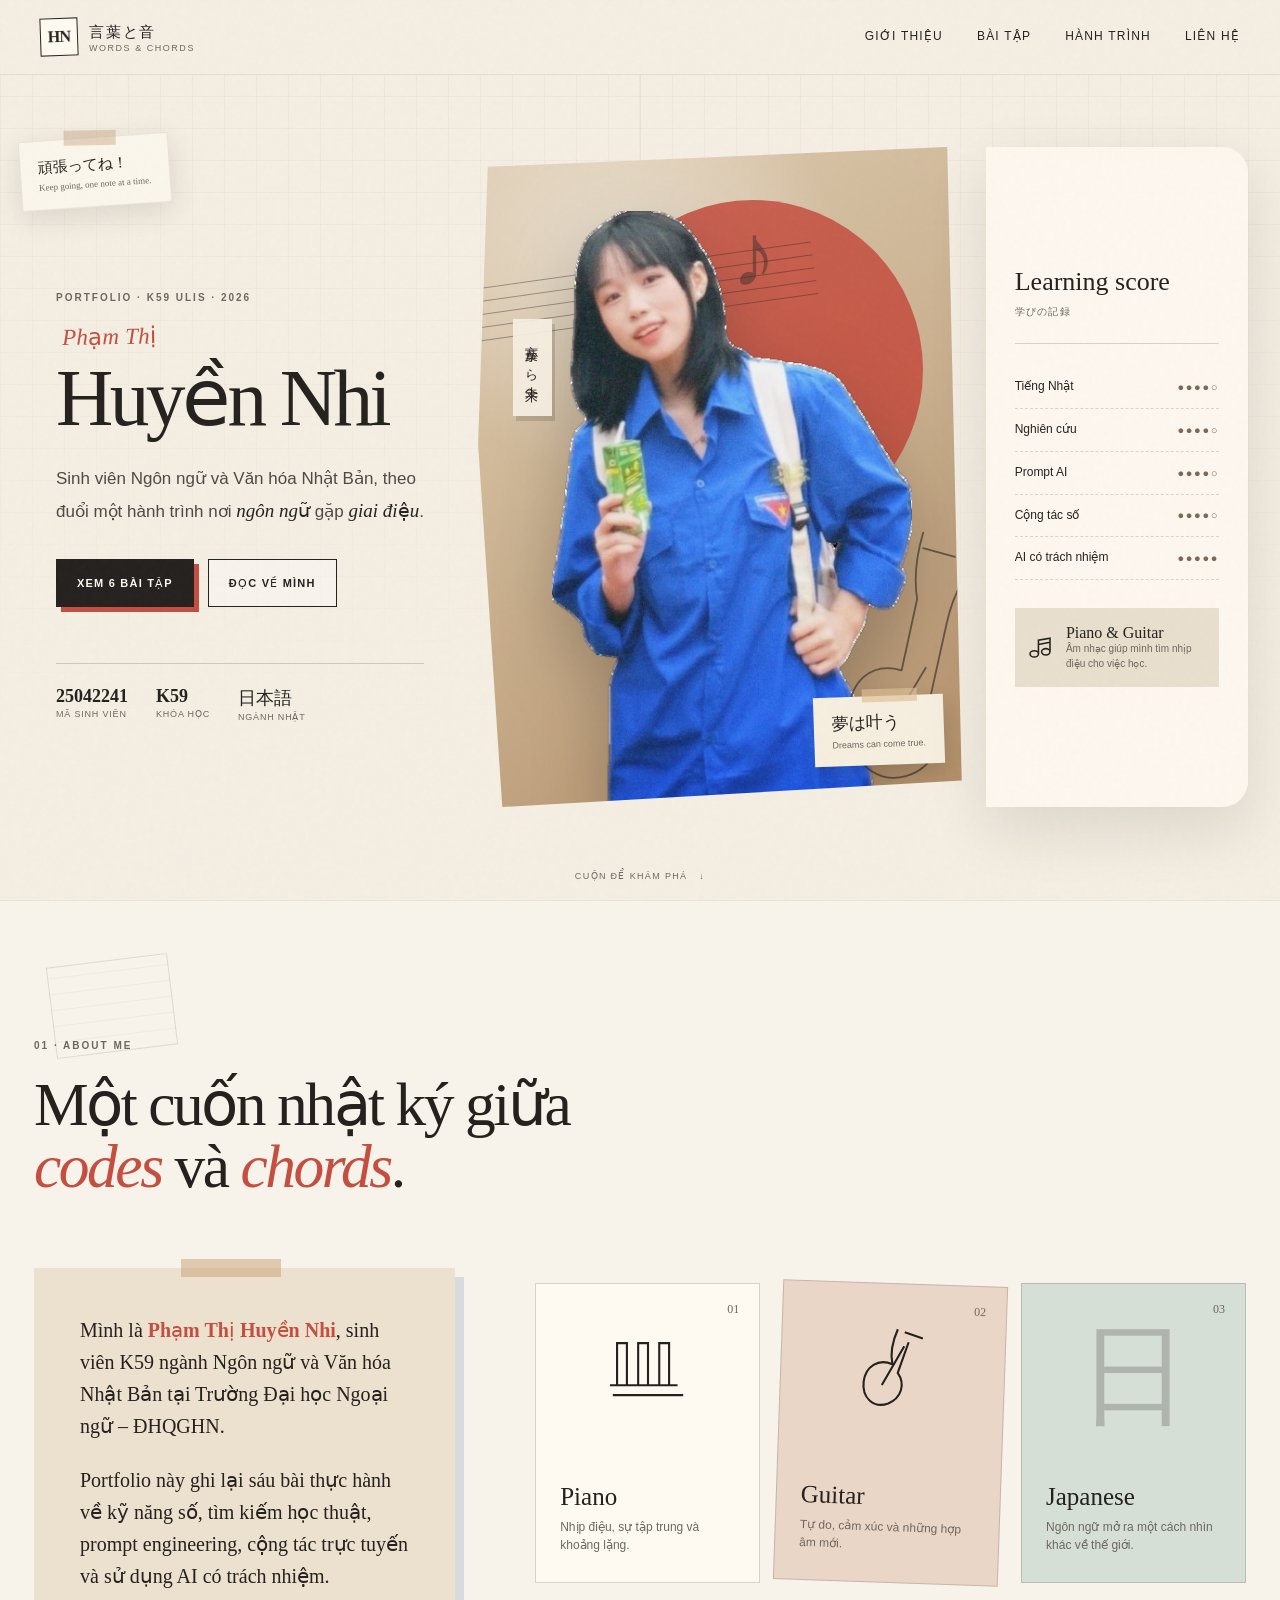
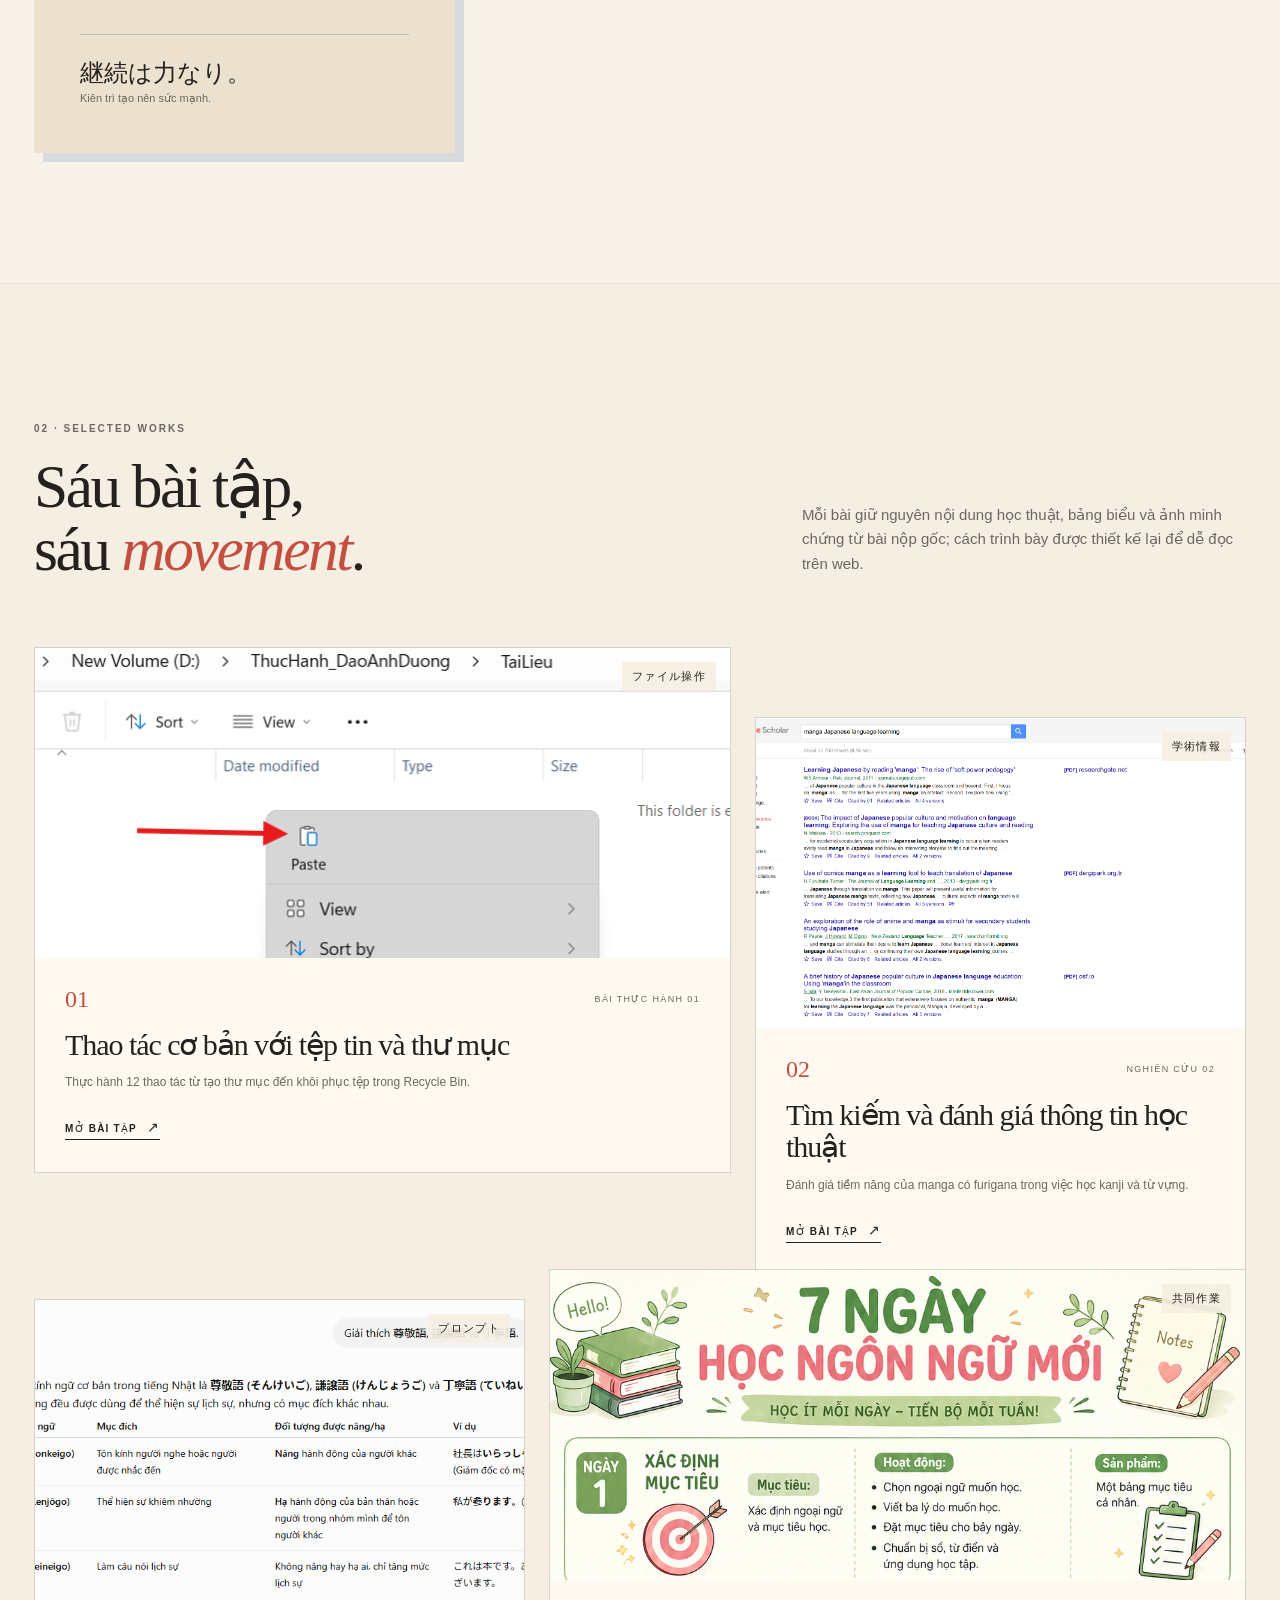
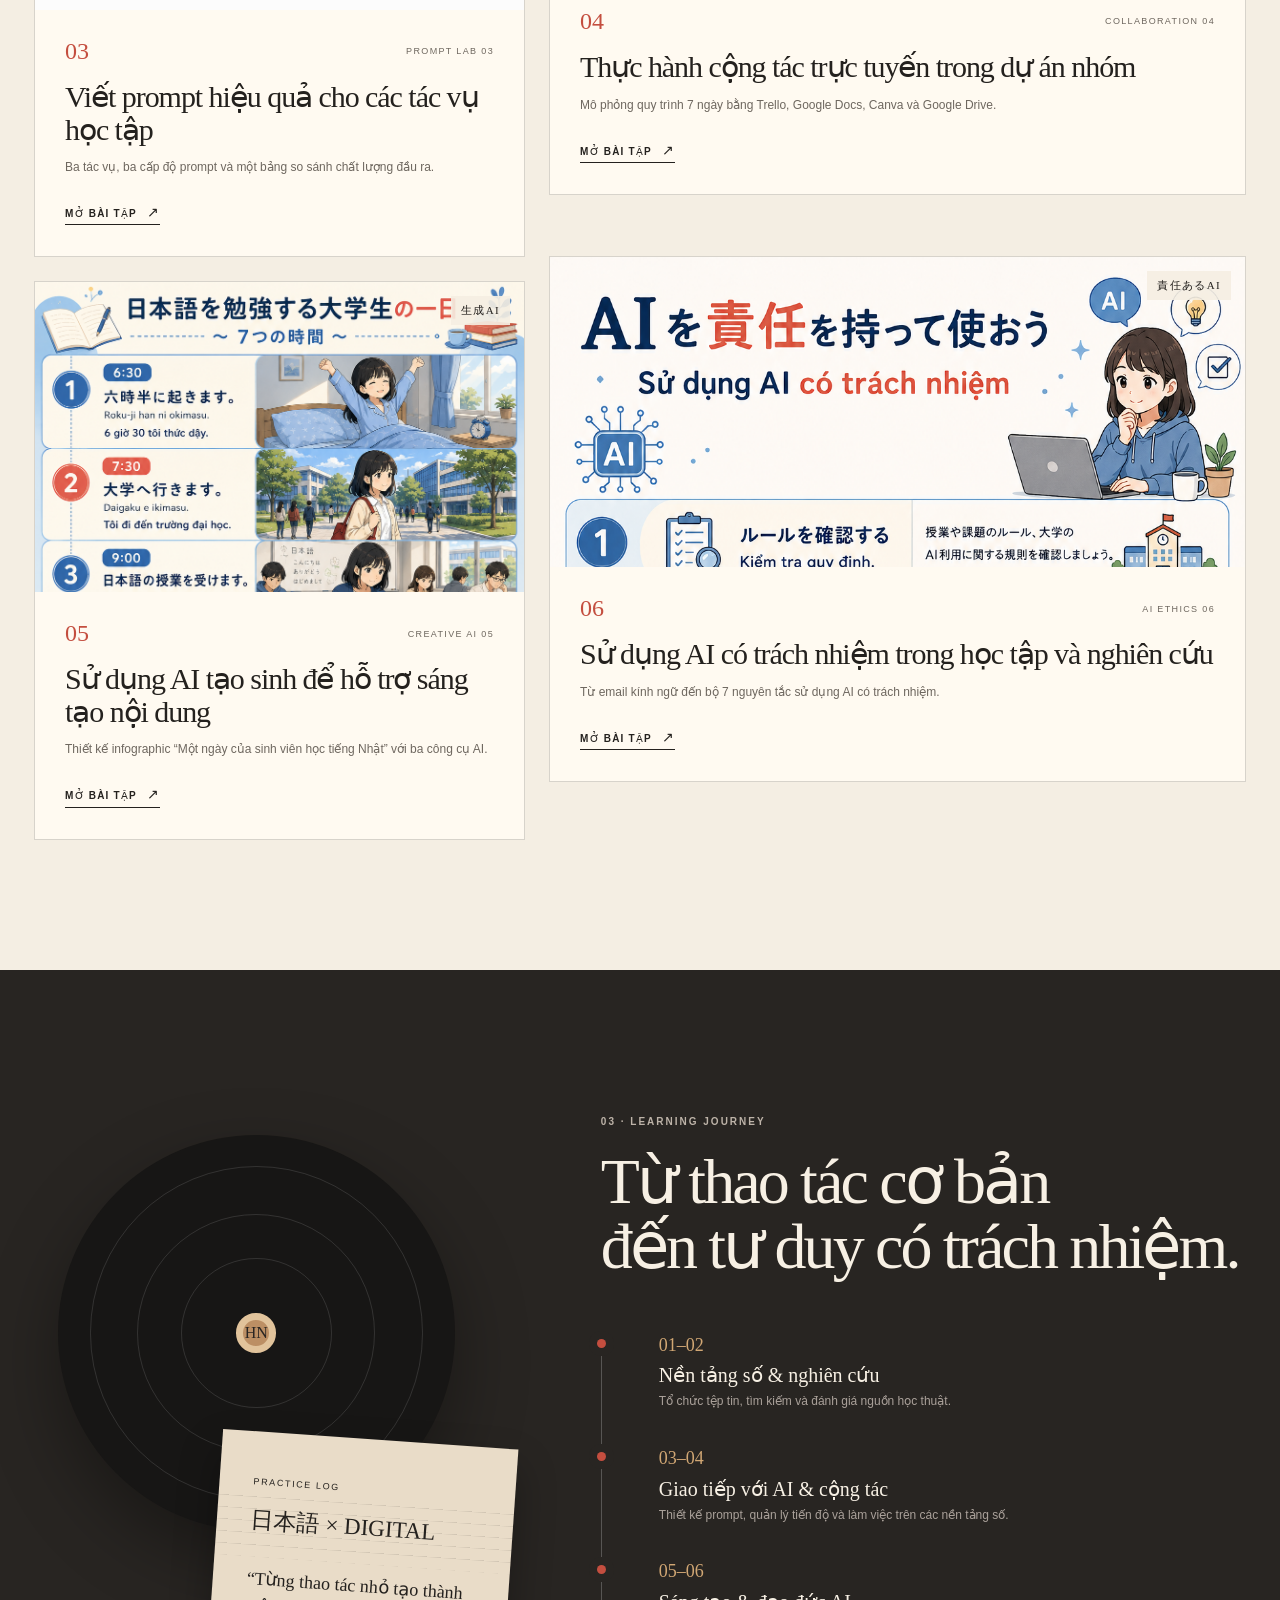
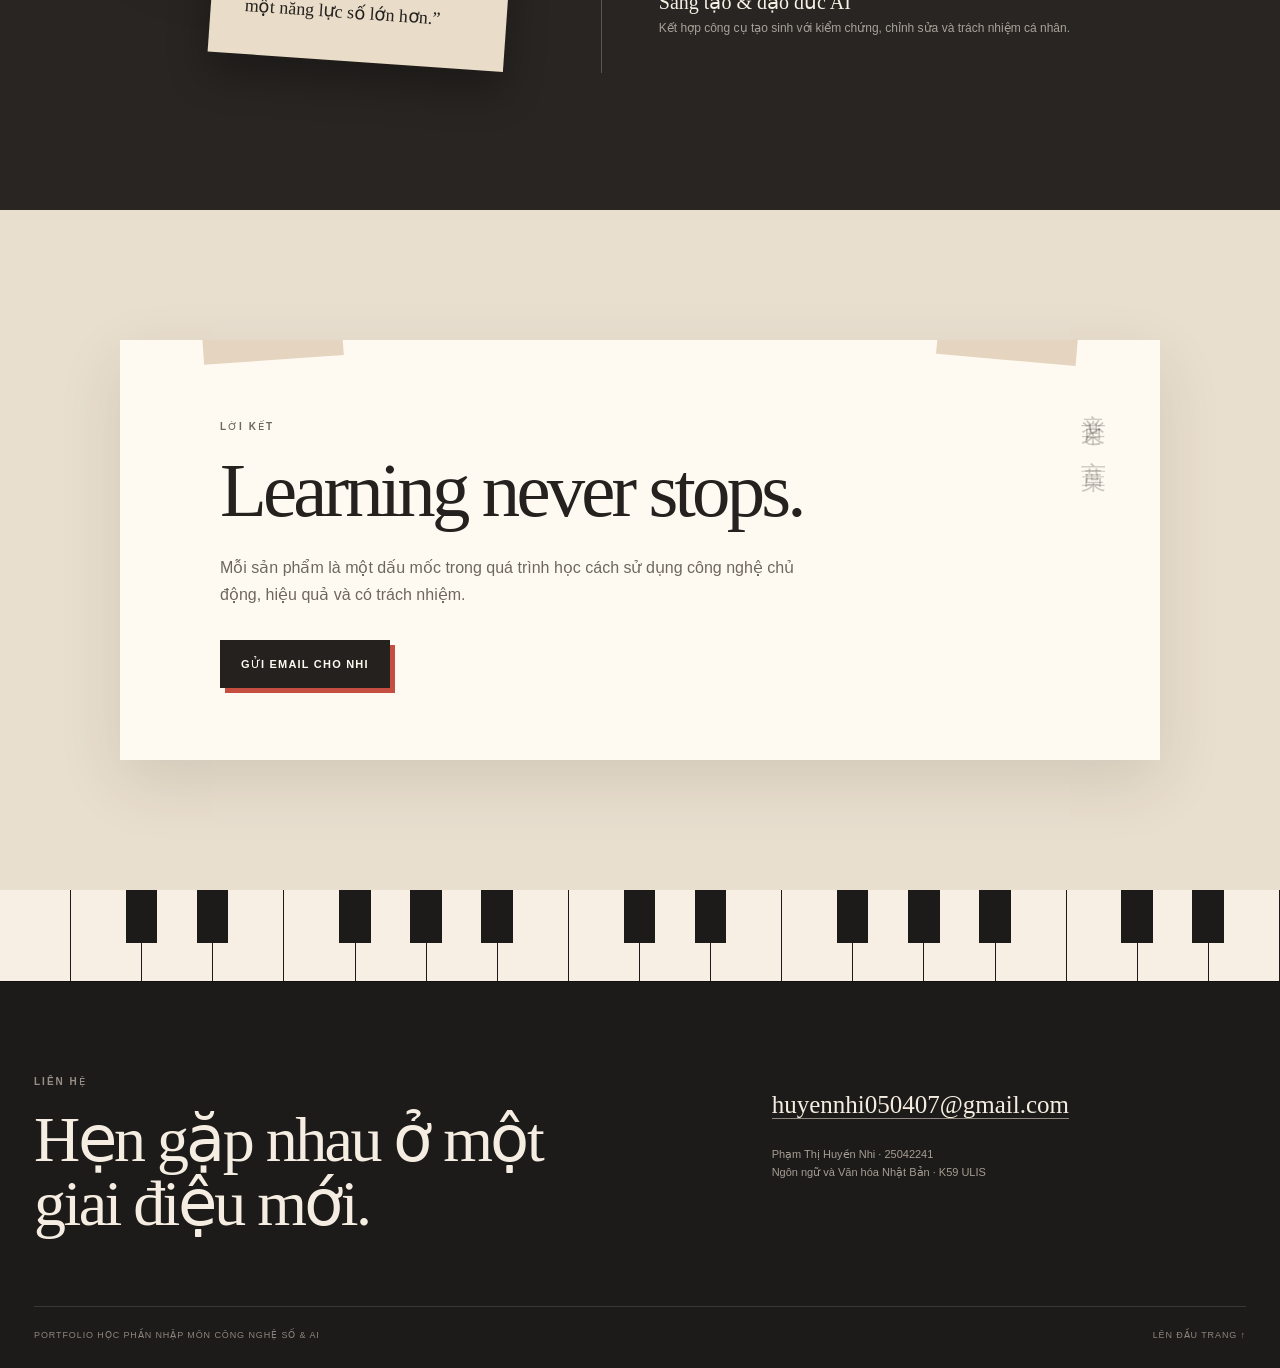
<file: index.html>
<!doctype html><html lang="vi"><head><meta charset="utf-8"><meta name="viewport" content="width=device-width,initial-scale=1"><meta name="description" content="Portfolio học tập của Phạm Thị Huyền Nhi, sinh viên Ngôn ngữ và Văn hóa Nhật Bản, K59 ULIS."><meta name="theme-color" content="#f4eee3"><title>Phạm Thị Huyền Nhi · Portfolio</title><link rel="icon" href="assets/favicon.svg" type="image/svg+xml"><link rel="stylesheet" href="assets/css/styles.css"><script defer src="assets/js/main.js"></script></head><body id="top"><header class="site-header"><div class="nav-shell"><a class="brand" href="index.html" aria-label="Về trang chủ"><span class="brand-mark">HN</span><span><b>言葉と音</b><small>words &amp; chords</small></span></a><nav class="desktop-nav" aria-label="Điều hướng chính"><a href="index.html#about">Giới thiệu</a><a href="index.html#projects">Bài tập</a><a href="index.html#journey">Hành trình</a><a href="index.html#contact">Liên hệ</a></nav><button class="menu-button" type="button" aria-expanded="false" aria-controls="mobile-menu"><span></span><span></span></button></div><div id="mobile-menu" class="mobile-menu" hidden><a href="index.html#about">Giới thiệu</a><a href="index.html#projects">Bài tập</a><a href="index.html#journey">Hành trình</a><a href="index.html#contact">Liên hệ</a></div></header>
<main>
<section class="hero" aria-labelledby="hero-title"><div class="hero-texture"></div><div class="hero-shell"><div class="hero-copy reveal"><div class="tiny-note"><span>頑張ってね！</span><small>Keep going, one note at a time.</small></div><span class="section-kicker">Portfolio · K59 ULIS · 2026</span><h1 id="hero-title"><span>Phạm Thị</span>Huyền Nhi</h1><p class="hero-lede">Sinh viên Ngôn ngữ và Văn hóa Nhật Bản, theo đuổi một hành trình nơi <em>ngôn ngữ</em> gặp <em>giai điệu</em>.</p><div class="hero-actions"><a class="button primary" href="#projects">Xem 6 bài tập</a><a class="button ghost" href="#about">Đọc về mình</a></div><div class="quick-facts"><span><b>25042241</b>Mã sinh viên</span><span><b>K59</b>Khóa học</span><span><b>日本語</b>Ngành Nhật</span></div></div>
<div class="hero-collage reveal"><div class="sun-disc"></div><div class="staff-lines" aria-hidden="true"><i></i><i></i><i></i><i></i><i></i><b>♪</b></div><div class="portrait-frame"><img src="assets/images/huyen-nhi-profile.png" alt="Phạm Thị Huyền Nhi"><span class="vertical-label">言葉から未来へ</span></div><div class="photo-caption"><b>夢は叶う</b><span>Dreams can come true.</span></div><div class="guitar-line" aria-hidden="true"><svg viewBox="0 0 180 380"><path d="M113 9c-8 27-11 52-7 77l-18 83c-35-10-60 12-62 51-3 49 28 83 67 72 16-4 30-16 36-33 6-18 3-36-10-48l21-95c5-24 13-45 29-66"/><circle cx="82" cy="224" r="17"/><path d="M51 275l65-109M113 27l37 10"/></svg></div></div>
<aside class="hero-panel reveal"><div class="panel-heading"><span>Learning score</span><b>学びの記録</b></div><div class="skill-row"><span>Tiếng Nhật</span><i>●●●●○</i></div><div class="skill-row"><span>Nghiên cứu</span><i>●●●●○</i></div><div class="skill-row"><span>Prompt AI</span><i>●●●●○</i></div><div class="skill-row"><span>Cộng tác số</span><i>●●●●○</i></div><div class="skill-row"><span>AI có trách nhiệm</span><i>●●●●●</i></div><div class="interest-box"><svg viewBox="0 0 24 24"><path d="M9 18V5l11-2v13M9 9l11-2M5 21c2.2 0 4-1.3 4-3s-1.8-3-4-3-4 1.3-4 3 1.8 3 4 3Zm11-2c2.2 0 4-1.3 4-3s-1.8-3-4-3-4 1.3-4 3 1.8 3 4 3Z"/></svg><div><b>Piano &amp; Guitar</b><span>Âm nhạc giúp mình tìm nhịp điệu cho việc học.</span></div></div></aside></div><div class="scroll-cue">Cuộn để khám phá <span>↓</span></div></section>
<section class="about section" id="about"><div class="section-heading reveal"><span class="section-kicker">01 · About me</span><h2>Một cuốn nhật ký giữa<br><em>codes</em> và <em>chords</em>.</h2></div><div class="about-grid"><div class="about-story reveal"><p>Mình là <strong>Phạm Thị Huyền Nhi</strong>, sinh viên K59 ngành Ngôn ngữ và Văn hóa Nhật Bản tại Trường Đại học Ngoại ngữ – ĐHQGHN.</p><p>Portfolio này ghi lại sáu bài thực hành về kỹ năng số, tìm kiếm học thuật, prompt engineering, cộng tác trực tuyến và sử dụng AI có trách nhiệm.</p><blockquote><span>継続は力なり。</span>Kiên trì tạo nên sức mạnh.</blockquote></div><div class="interest-cards reveal"><div class="interest-card"><span class="interest-no">01</span><svg viewBox="0 0 64 64"><path d="M10 45V15h7v30m8 0V15h7v30m8 0V15h7v30m-42 0h48M7 52h50"/></svg><b>Piano</b><p>Nhịp điệu, sự tập trung và khoảng lặng.</p></div><div class="interest-card tilted"><span class="interest-no">02</span><svg viewBox="0 0 64 64"><path d="M35 5c-4 10-5 17-3 25-10-4-19 2-20 13-1 12 8 19 18 15 9-4 12-14 6-22l7-22m-3-7 13 4M25 45l15-28"/></svg><b>Guitar</b><p>Tự do, cảm xúc và những hợp âm mới.</p></div><div class="interest-card japanese"><span class="interest-no">03</span><span class="big-kanji">日</span><b>Japanese</b><p>Ngôn ngữ mở ra một cách nhìn khác về thế giới.</p></div></div></div></section>
<section class="projects section" id="projects"><div class="section-heading split reveal"><div><span class="section-kicker">02 · Selected works</span><h2>Sáu bài tập,<br>sáu <em>movement</em>.</h2></div><p>Mỗi bài giữ nguyên nội dung học thuật, bảng biểu và ảnh minh chứng từ bài nộp gốc; cách trình bày được thiết kế lại để dễ đọc trên web.</p></div><div class="projects-grid"><a class="project-card project-1" href="bai-1/"><div class="project-thumb"><img src="assets/images/projects/bai-1-08.png" alt="Ảnh minh chứng Thao tác cơ bản với tệp tin và thư mục" ><span class="project-jp">ファイル操作</span></div><div class="project-card-copy"><div><span class="card-index">01</span><span class="card-tag">Bài thực hành 01</span></div><h3>Thao tác cơ bản với tệp tin và thư mục</h3><p>Thực hành 12 thao tác từ tạo thư mục đến khôi phục tệp trong Recycle Bin.</p><span class="card-link">Mở bài tập <b>↗</b></span></div></a><a class="project-card project-2" href="bai-2/"><div class="project-thumb"><img src="assets/images/projects/bai-2-01.png" alt="Ảnh minh chứng Tìm kiếm và đánh giá thông tin học thuật" ><span class="project-jp">学術情報</span></div><div class="project-card-copy"><div><span class="card-index">02</span><span class="card-tag">Nghiên cứu 02</span></div><h3>Tìm kiếm và đánh giá thông tin học thuật</h3><p>Đánh giá tiềm năng của manga có furigana trong việc học kanji và từ vựng.</p><span class="card-link">Mở bài tập <b>↗</b></span></div></a><a class="project-card project-3" href="bai-3/"><div class="project-thumb"><img src="assets/images/projects/bai-3-05.png" alt="Ảnh minh chứng Viết prompt hiệu quả cho các tác vụ học tập" ><span class="project-jp">プロンプト</span></div><div class="project-card-copy"><div><span class="card-index">03</span><span class="card-tag">Prompt lab 03</span></div><h3>Viết prompt hiệu quả cho các tác vụ học tập</h3><p>Ba tác vụ, ba cấp độ prompt và một bảng so sánh chất lượng đầu ra.</p><span class="card-link">Mở bài tập <b>↗</b></span></div></a><a class="project-card project-4" href="bai-4/"><div class="project-thumb"><img src="assets/images/projects/bai-4-04.png" alt="Ảnh minh chứng Thực hành cộng tác trực tuyến trong dự án nhóm" ><span class="project-jp">共同作業</span></div><div class="project-card-copy"><div><span class="card-index">04</span><span class="card-tag">Collaboration 04</span></div><h3>Thực hành cộng tác trực tuyến trong dự án nhóm</h3><p>Mô phỏng quy trình 7 ngày bằng Trello, Google Docs, Canva và Google Drive.</p><span class="card-link">Mở bài tập <b>↗</b></span></div></a><a class="project-card project-5" href="bai-5/"><div class="project-thumb"><img src="assets/images/projects/bai-5-03.png" alt="Ảnh minh chứng Sử dụng AI tạo sinh để hỗ trợ sáng tạo nội dung" ><span class="project-jp">生成AI</span></div><div class="project-card-copy"><div><span class="card-index">05</span><span class="card-tag">Creative AI 05</span></div><h3>Sử dụng AI tạo sinh để hỗ trợ sáng tạo nội dung</h3><p>Thiết kế infographic “Một ngày của sinh viên học tiếng Nhật” với ba công cụ AI.</p><span class="card-link">Mở bài tập <b>↗</b></span></div></a><a class="project-card project-6" href="bai-6/"><div class="project-thumb"><img src="assets/images/projects/bai-6-03.png" alt="Ảnh minh chứng Sử dụng AI có trách nhiệm trong học tập và nghiên cứu" ><span class="project-jp">責任あるAI</span></div><div class="project-card-copy"><div><span class="card-index">06</span><span class="card-tag">AI ethics 06</span></div><h3>Sử dụng AI có trách nhiệm trong học tập và nghiên cứu</h3><p>Từ email kính ngữ đến bộ 7 nguyên tắc sử dụng AI có trách nhiệm.</p><span class="card-link">Mở bài tập <b>↗</b></span></div></a></div></section>
<section class="journey section" id="journey"><div class="journey-visual reveal"><div class="record"><i></i><i></i><i></i><b>HN</b></div><div class="music-note-paper"><span>Practice log</span><strong>日本語 × DIGITAL</strong><p>“Từng thao tác nhỏ tạo thành một năng lực số lớn hơn.”</p></div></div><div class="journey-copy reveal"><span class="section-kicker">03 · Learning journey</span><h2>Từ thao tác cơ bản<br>đến tư duy có trách nhiệm.</h2><div class="timeline"><div><b>01–02</b><span>Nền tảng số &amp; nghiên cứu</span><p>Tổ chức tệp tin, tìm kiếm và đánh giá nguồn học thuật.</p></div><div><b>03–04</b><span>Giao tiếp với AI &amp; cộng tác</span><p>Thiết kế prompt, quản lý tiến độ và làm việc trên các nền tảng số.</p></div><div><b>05–06</b><span>Sáng tạo &amp; đạo đức AI</span><p>Kết hợp công cụ tạo sinh với kiểm chứng, chỉnh sửa và trách nhiệm cá nhân.</p></div></div></div></section>
<section class="closing-note section"><div class="closing-paper reveal"><span class="vertical-jp">音楽と言葉</span><div><span class="section-kicker">Lời kết</span><h2>Learning never stops.</h2><p>Mỗi sản phẩm là một dấu mốc trong quá trình học cách sử dụng công nghệ chủ động, hiệu quả và có trách nhiệm.</p><a class="button primary" href="mailto:huyennhi050407@gmail.com">Gửi email cho Nhi</a></div></div></section>
</main><footer class="site-footer" id="contact"><div class="piano-keys" aria-hidden="true"><i></i><i></i><i></i><i></i><i></i><i></i><i></i><i></i><i></i><i></i><i></i><i></i><i></i><i></i><i></i><i></i><i></i><i></i></div><div class="footer-grid"><div><span class="section-kicker">Liên hệ</span><h2>Hẹn gặp nhau ở một<br>giai điệu mới.</h2></div><div class="footer-contact"><a href="mailto:huyennhi050407@gmail.com">huyennhi050407@gmail.com</a><p>Phạm Thị Huyền Nhi · 25042241<br>Ngôn ngữ và Văn hóa Nhật Bản · K59 ULIS</p></div></div><div class="footer-bottom"><span>Portfolio học phần Nhập môn Công nghệ số &amp; AI</span><a href="#top">Lên đầu trang ↑</a></div></footer><div class="lightbox" role="dialog" aria-modal="true" aria-label="Xem ảnh" hidden><button class="lightbox-close" aria-label="Đóng ảnh">×</button><img alt="Ảnh minh chứng phóng lớn"></div></body></html>
</file>
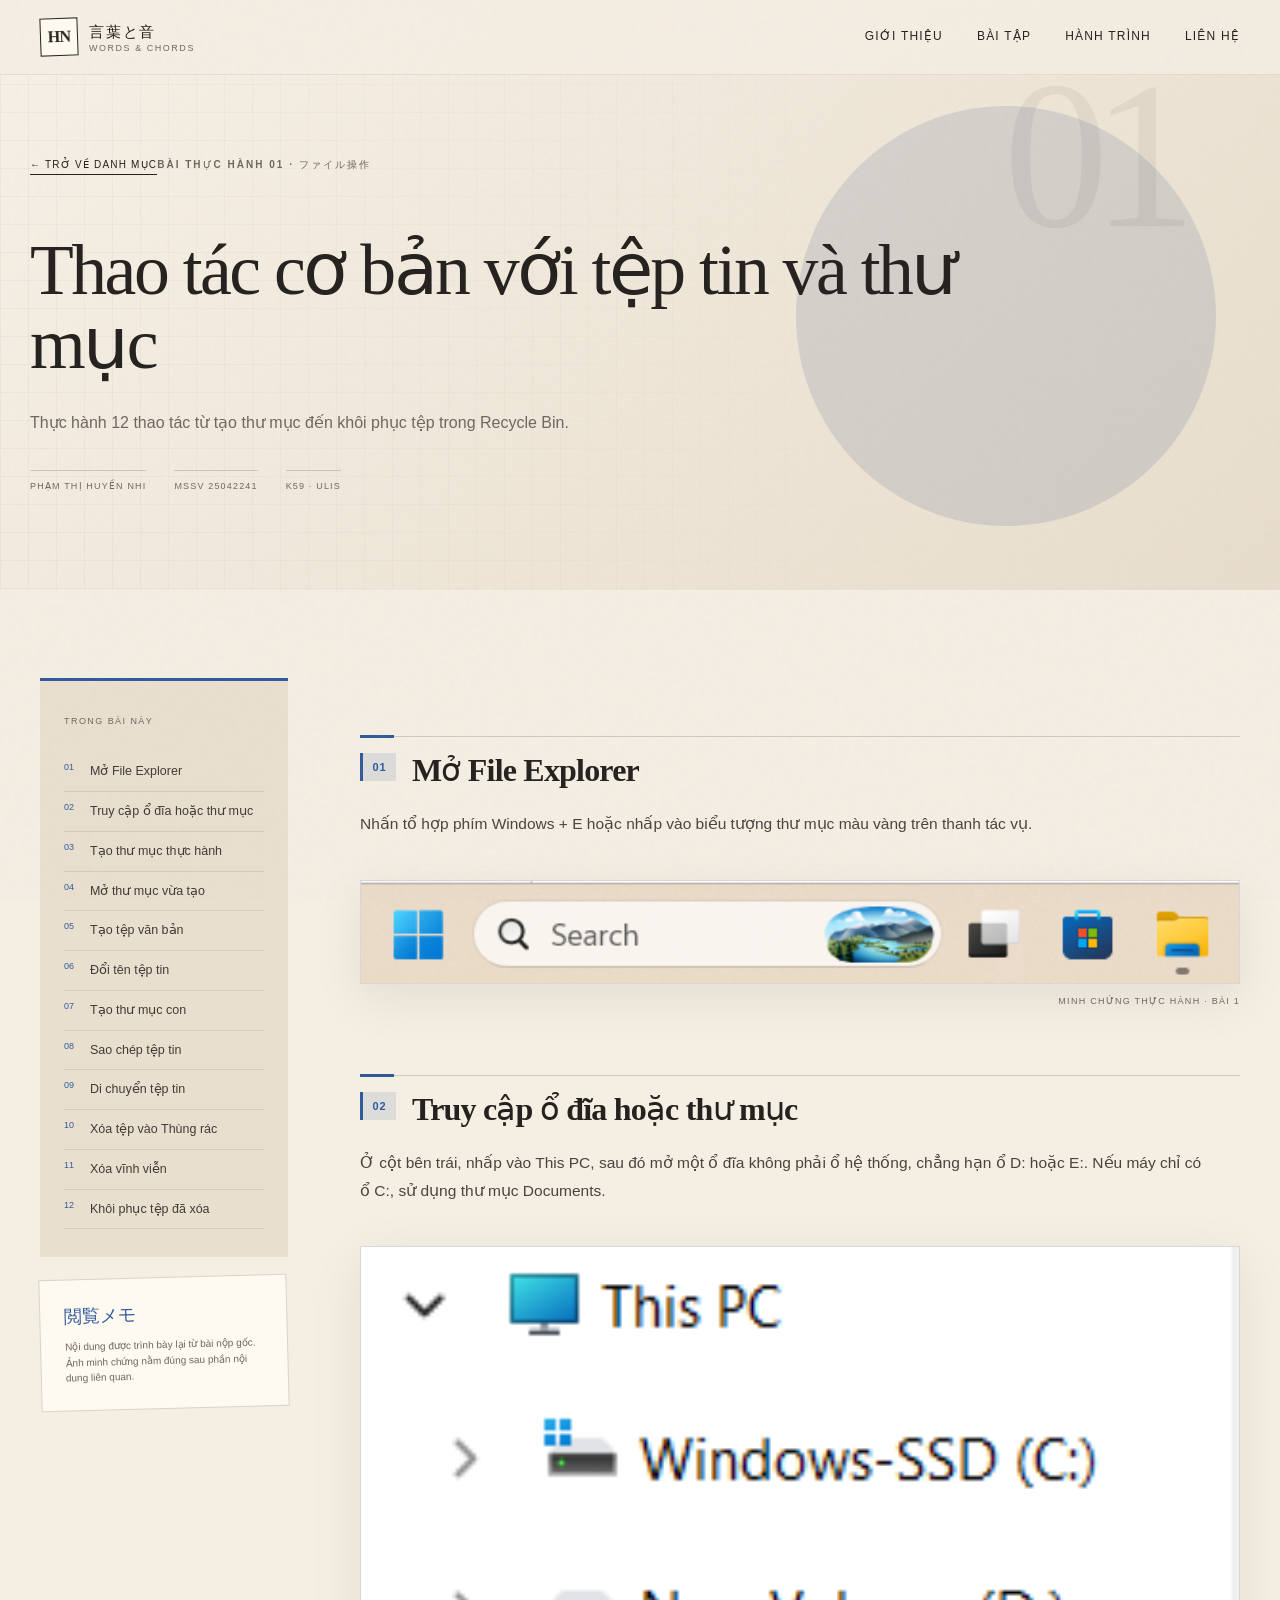
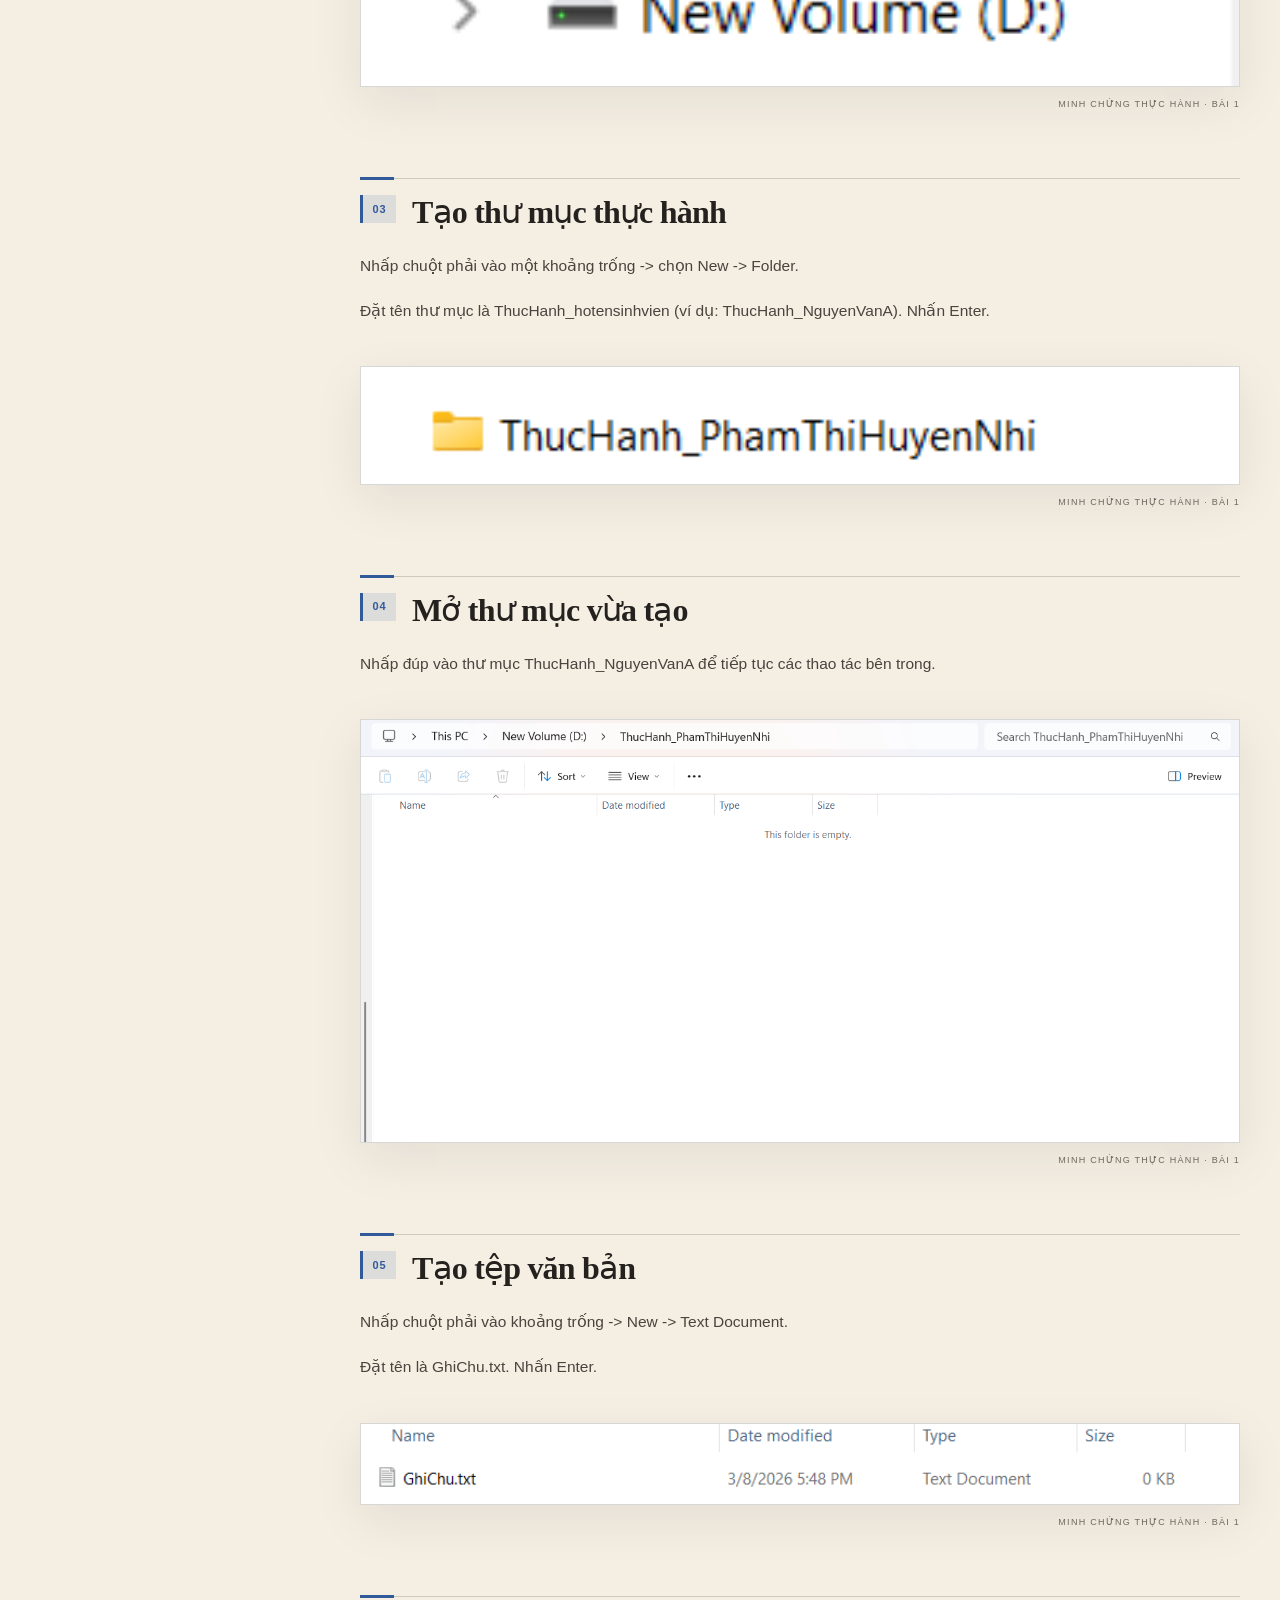
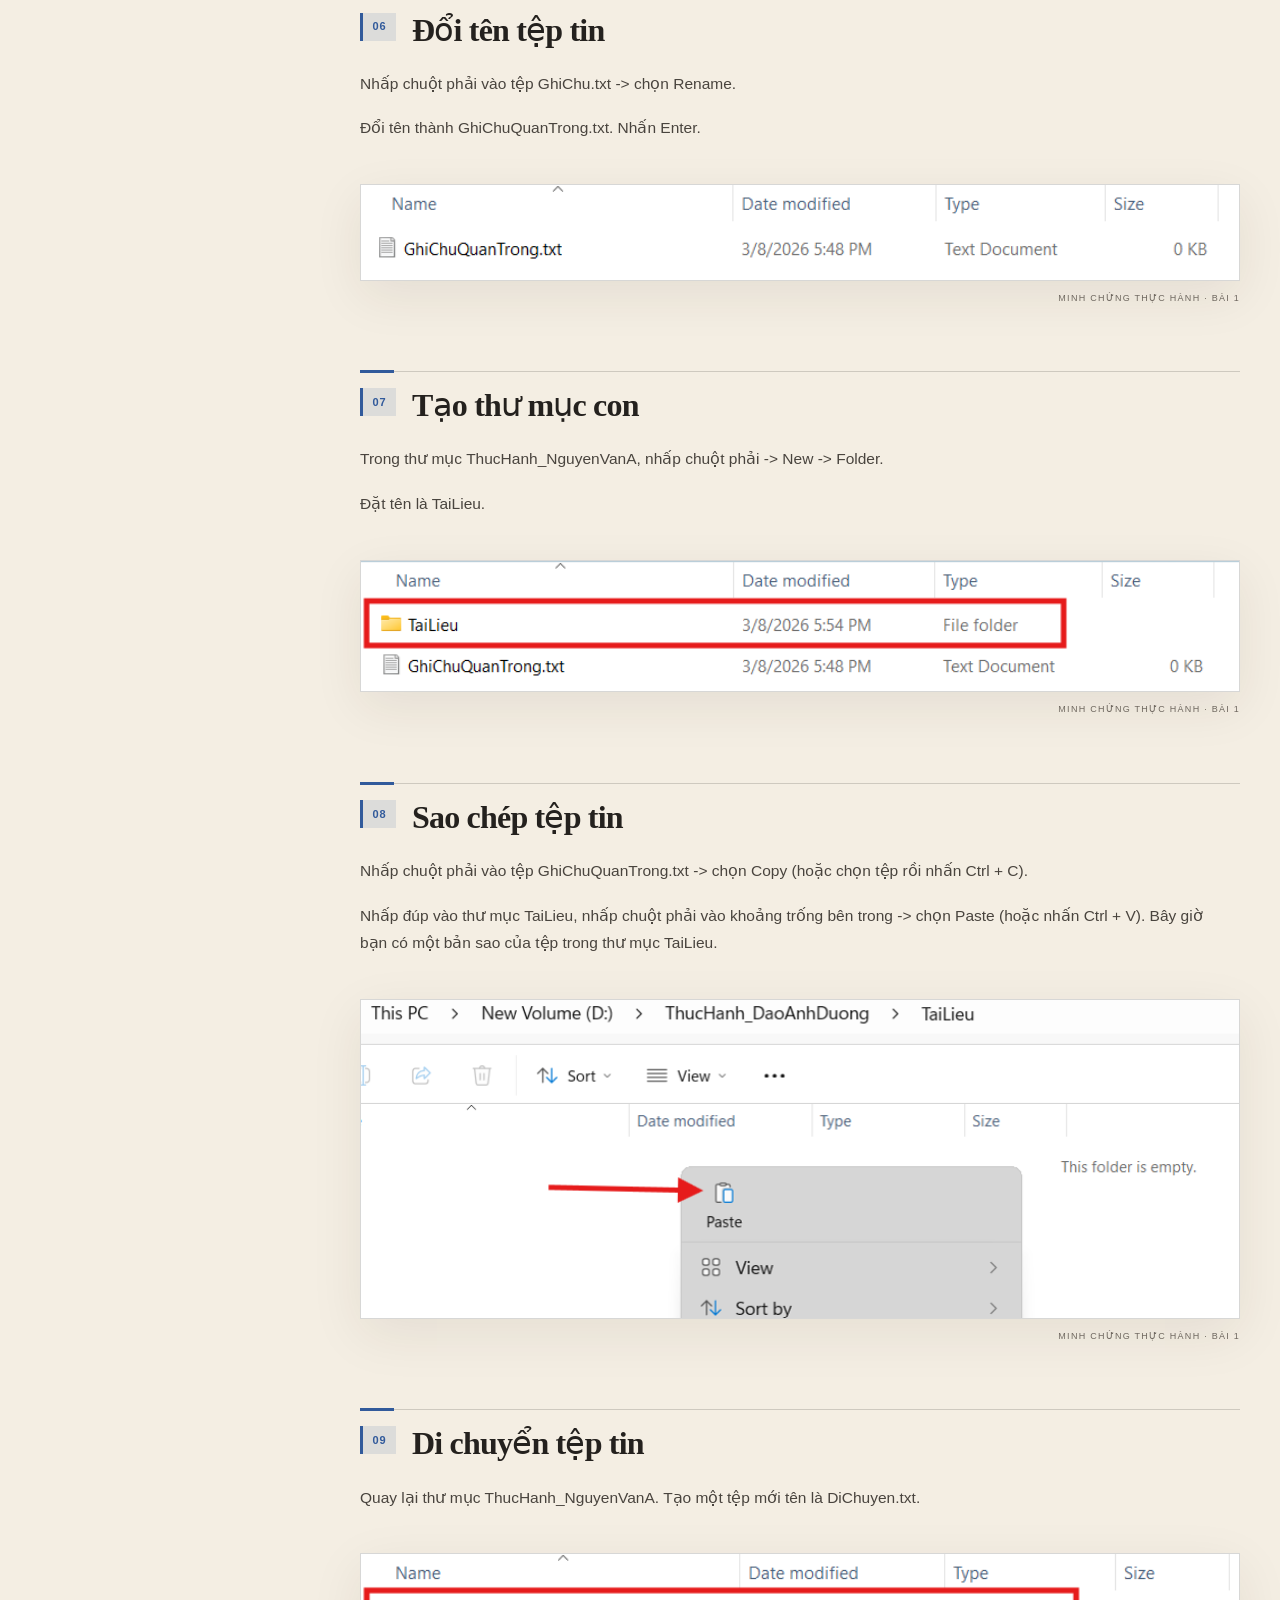
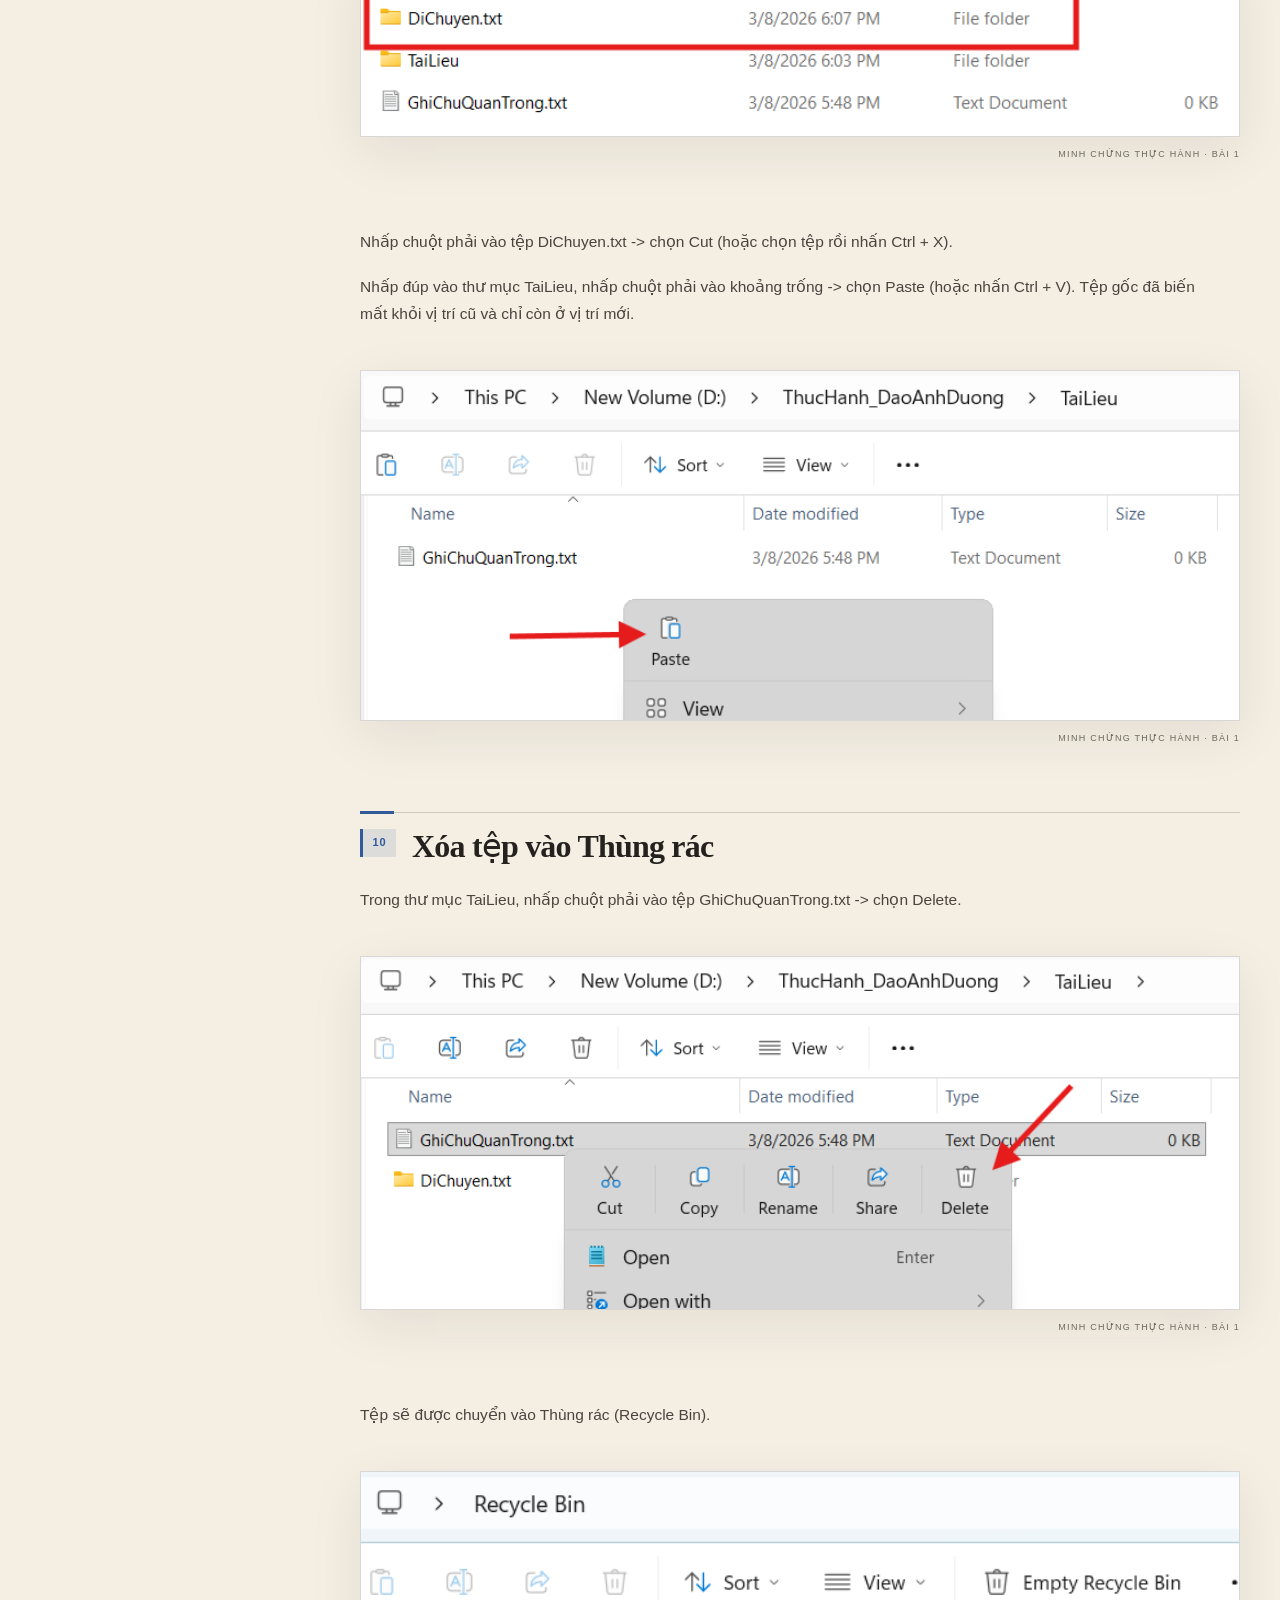
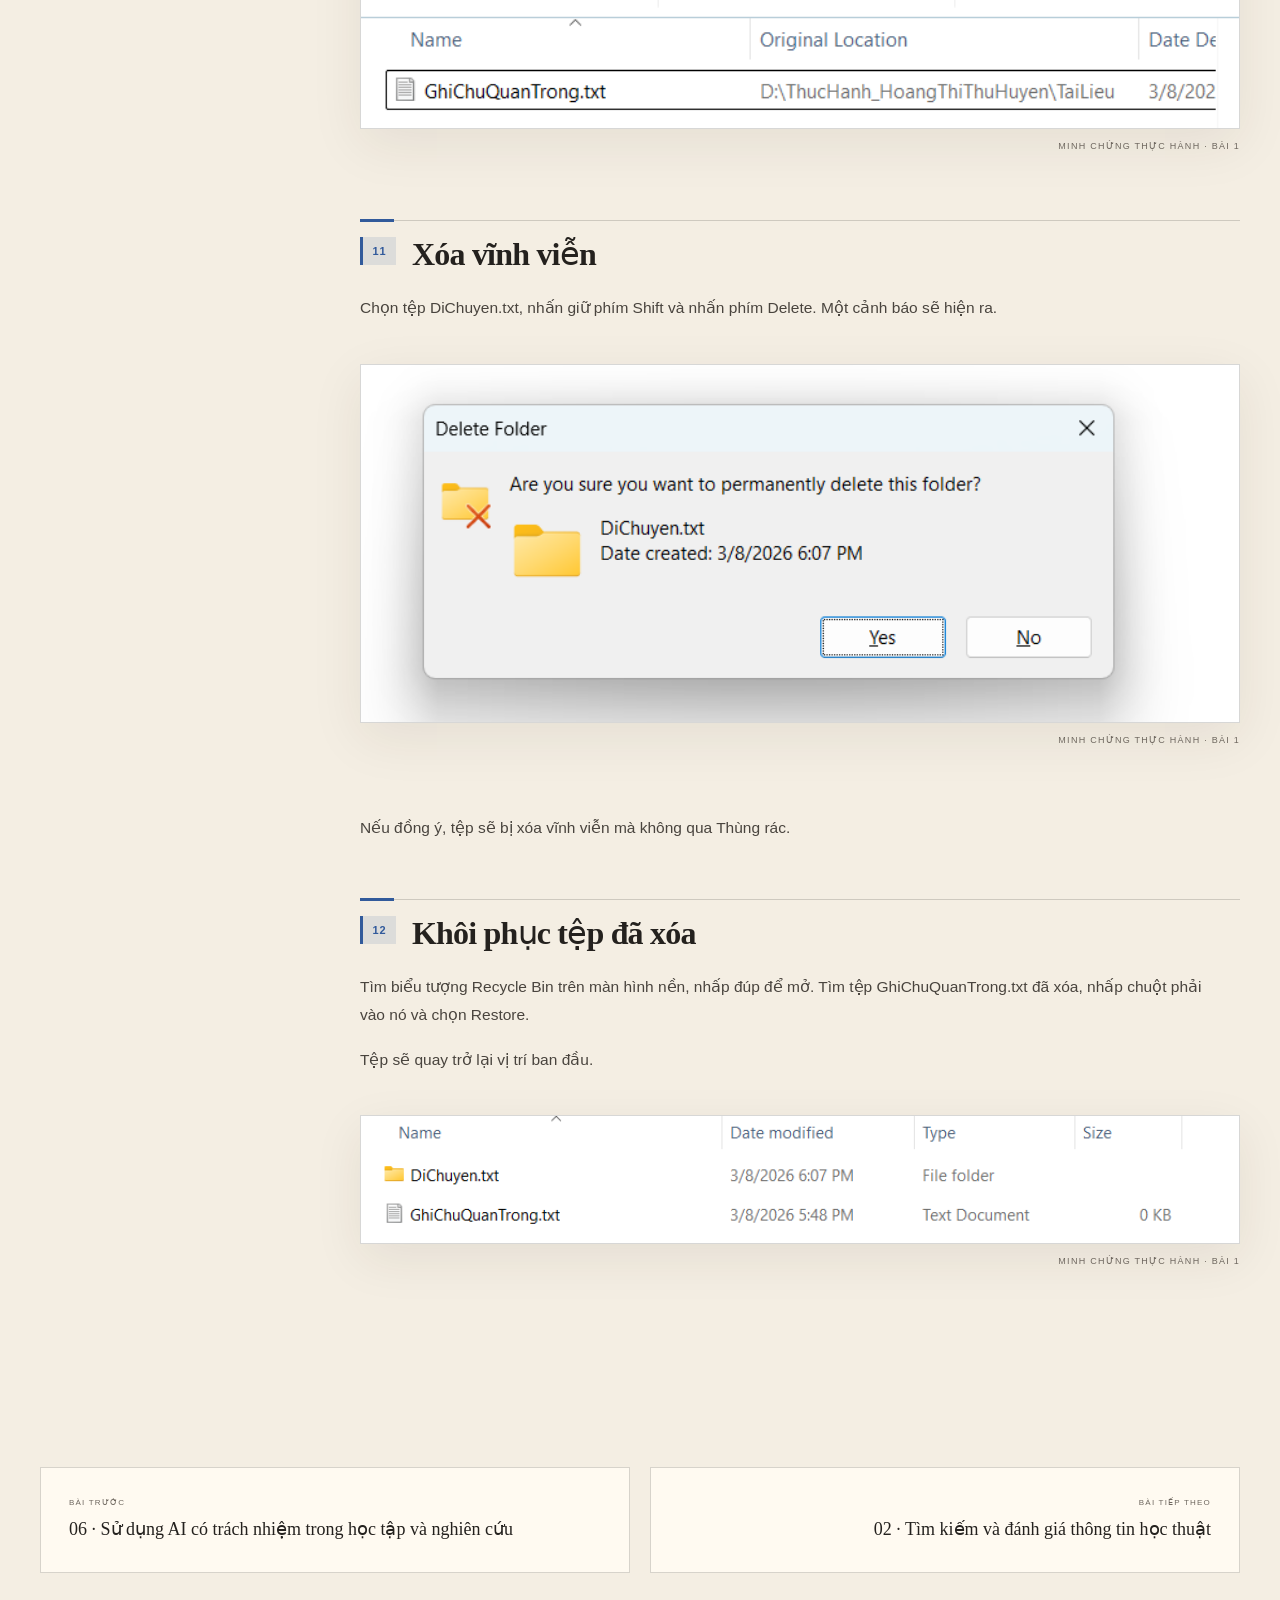
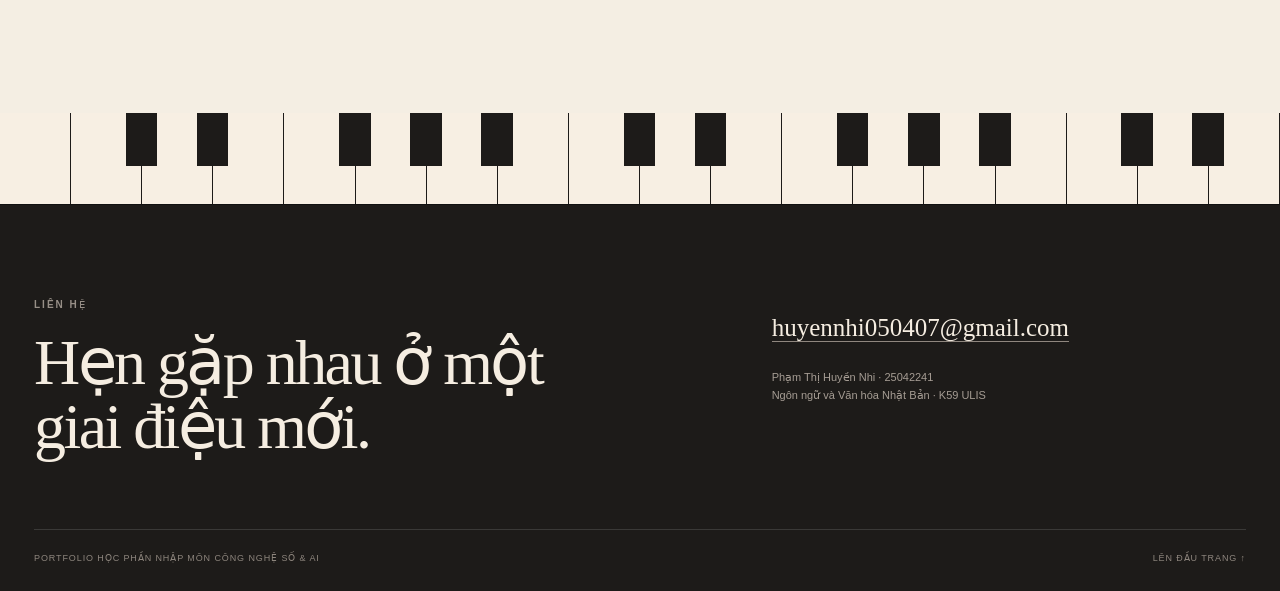
<file: bai-1/index.html>
<!DOCTYPE html>
<html lang="vi"><head><meta charset="utf-8"/><meta content="width=device-width,initial-scale=1" name="viewport"/><meta content="Portfolio học tập của Phạm Thị Huyền Nhi, sinh viên Ngôn ngữ và Văn hóa Nhật Bản, K59 ULIS." name="description"/><meta content="#f4eee3" name="theme-color"/><title>Thao tác cơ bản với tệp tin và thư mục</title><link href="../assets/favicon.svg" rel="icon" type="image/svg+xml"/><link href="../assets/css/styles.css" rel="stylesheet"/><script defer="" src="../assets/js/main.js"></script></head><body id="top"><header class="site-header"><div class="nav-shell"><a aria-label="Về trang chủ" class="brand" href="../index.html"><span class="brand-mark">HN</span><span><b>言葉と音</b><small>words &amp; chords</small></span></a><nav aria-label="Điều hướng chính" class="desktop-nav"><a href="../index.html#about">Giới thiệu</a><a href="../index.html#projects">Bài tập</a><a href="../index.html#journey">Hành trình</a><a href="../index.html#contact">Liên hệ</a></nav><button aria-controls="mobile-menu" aria-expanded="false" class="menu-button" type="button"><span></span><span></span></button></div><div class="mobile-menu" hidden="" id="mobile-menu"><a href="../index.html#about">Giới thiệu</a><a href="../index.html#projects">Bài tập</a><a href="../index.html#journey">Hành trình</a><a href="../index.html#contact">Liên hệ</a></div></header>
<main class="project-page accent-indigo">
<section class="project-hero"><div class="paper-grid"></div><div class="project-hero-inner"><a class="back-link" href="../index.html#projects">← Trở về danh mục</a><div class="project-number">01</div><span class="section-kicker">Bài thực hành 01 · ファイル操作</span><h1>Thao tác cơ bản với tệp tin và thư mục</h1><p>Thực hành 12 thao tác từ tạo thư mục đến khôi phục tệp trong Recycle Bin.</p><div class="project-meta"><span>Phạm Thị Huyền Nhi</span><span>MSSV 25042241</span><span>K59 · ULIS</span></div></div></section>
<section class="article-layout"><aside class="article-aside"><div class="toc-card"><span class="toc-label">Trong bài này</span><ol><li><a href="#section-1">Mở File Explorer</a></li><li><a href="#section-2">Truy cập ổ đĩa hoặc thư mục</a></li><li><a href="#section-3">Tạo thư mục thực hành</a></li><li><a href="#section-4">Mở thư mục vừa tạo</a></li><li><a href="#section-5">Tạo tệp văn bản</a></li><li><a href="#section-6">Đổi tên tệp tin</a></li><li><a href="#section-7">Tạo thư mục con</a></li><li><a href="#section-8">Sao chép tệp tin</a></li><li><a href="#section-9">Di chuyển tệp tin</a></li><li><a href="#section-10">Xóa tệp vào Thùng rác</a></li><li><a href="#section-11">Xóa vĩnh viễn</a></li><li><a href="#section-12">Khôi phục tệp đã xóa</a></li></ol></div><div class="note-card"><span>閲覧メモ</span><p>Nội dung được trình bày lại từ bài nộp gốc. Ảnh minh chứng nằm đúng sau phần nội dung liên quan.</p></div></aside><article class="article-content">



<h2 class="step-heading" id="section-1"><span>01</span>Mở File Explorer</h2><p data-refined="true">Nhấn tổ hợp phím Windows + E hoặc nhấp vào biểu tượng thư mục màu vàng trên thanh tác vụ.</p>
<figure class="evidence"><button aria-label="Mở ảnh minh chứng" class="image-zoom" data-image="../assets/images/projects/bai-1-01.png" type="button"><img alt="Minh chứng thực hành Bài 1" loading="lazy" src="../assets/images/projects/bai-1-01.png"/></button><figcaption>Minh chứng thực hành · Bài 1</figcaption></figure>
<h2 class="step-heading" id="section-2"><span>02</span>Truy cập ổ đĩa hoặc thư mục</h2><p data-refined="true">Ở cột bên trái, nhấp vào This PC, sau đó mở một ổ đĩa không phải ổ hệ thống, chẳng hạn ổ D: hoặc E:. Nếu máy chỉ có ổ C:, sử dụng thư mục Documents.</p>
<figure class="evidence"><button aria-label="Mở ảnh minh chứng" class="image-zoom" data-image="../assets/images/projects/bai-1-02.png" type="button"><img alt="Minh chứng thực hành Bài 1" loading="lazy" src="../assets/images/projects/bai-1-02.png"/></button><figcaption>Minh chứng thực hành · Bài 1</figcaption></figure>
<h2 class="step-heading" id="section-3"><span>03</span>Tạo thư mục thực hành</h2>
<p>Nhấp chuột phải vào một khoảng trống -&gt; chọn New -&gt; Folder.</p>
<p>Đặt tên thư mục là ThucHanh_hotensinhvien (ví dụ: ThucHanh_NguyenVanA). Nhấn Enter.</p>
<figure class="evidence"><button aria-label="Mở ảnh minh chứng" class="image-zoom" data-image="../assets/images/projects/bai-1-03.png" type="button"><img alt="Minh chứng thực hành Bài 1" loading="lazy" src="../assets/images/projects/bai-1-03.png"/></button><figcaption>Minh chứng thực hành · Bài 1</figcaption></figure>
<h2 class="step-heading" id="section-4"><span>04</span>Mở thư mục vừa tạo</h2><p data-refined="true">Nhấp đúp vào thư mục ThucHanh_NguyenVanA để tiếp tục các thao tác bên trong.</p>
<figure class="evidence"><button aria-label="Mở ảnh minh chứng" class="image-zoom" data-image="../assets/images/projects/bai-1-04.png" type="button"><img alt="Minh chứng thực hành Bài 1" loading="lazy" src="../assets/images/projects/bai-1-04.png"/></button><figcaption>Minh chứng thực hành · Bài 1</figcaption></figure>
<h2 class="step-heading" id="section-5"><span>05</span>Tạo tệp văn bản</h2>
<p>Nhấp chuột phải vào khoảng trống -&gt; New -&gt; Text Document.</p>
<p>Đặt tên là GhiChu.txt. Nhấn Enter.</p>
<figure class="evidence"><button aria-label="Mở ảnh minh chứng" class="image-zoom" data-image="../assets/images/projects/bai-1-05.png" type="button"><img alt="Minh chứng thực hành Bài 1" loading="lazy" src="../assets/images/projects/bai-1-05.png"/></button><figcaption>Minh chứng thực hành · Bài 1</figcaption></figure>
<h2 class="step-heading" id="section-6"><span>06</span>Đổi tên tệp tin</h2>
<p>Nhấp chuột phải vào tệp GhiChu.txt -&gt; chọn Rename.</p>
<p>Đổi tên thành GhiChuQuanTrong.txt. Nhấn Enter.</p>
<figure class="evidence"><button aria-label="Mở ảnh minh chứng" class="image-zoom" data-image="../assets/images/projects/bai-1-06.png" type="button"><img alt="Minh chứng thực hành Bài 1" loading="lazy" src="../assets/images/projects/bai-1-06.png"/></button><figcaption>Minh chứng thực hành · Bài 1</figcaption></figure>
<h2 class="step-heading" id="section-7"><span>07</span>Tạo thư mục con</h2>
<p>Trong thư mục ThucHanh_NguyenVanA, nhấp chuột phải -&gt; New -&gt; Folder.</p>
<p>Đặt tên là TaiLieu.</p>
<figure class="evidence"><button aria-label="Mở ảnh minh chứng" class="image-zoom" data-image="../assets/images/projects/bai-1-07.png" type="button"><img alt="Minh chứng thực hành Bài 1" loading="lazy" src="../assets/images/projects/bai-1-07.png"/></button><figcaption>Minh chứng thực hành · Bài 1</figcaption></figure>
<h2 class="step-heading" id="section-8"><span>08</span>Sao chép tệp tin</h2>
<p>Nhấp chuột phải vào tệp GhiChuQuanTrong.txt -&gt; chọn Copy (hoặc chọn tệp rồi nhấn Ctrl + C).</p>
<p>Nhấp đúp vào thư mục TaiLieu, nhấp chuột phải vào khoảng trống bên trong -&gt; chọn Paste (hoặc nhấn Ctrl + V). Bây giờ bạn có một bản sao của tệp trong thư mục TaiLieu.</p>
<figure class="evidence"><button aria-label="Mở ảnh minh chứng" class="image-zoom" data-image="../assets/images/projects/bai-1-08.png" type="button"><img alt="Minh chứng thực hành Bài 1" loading="lazy" src="../assets/images/projects/bai-1-08.png"/></button><figcaption>Minh chứng thực hành · Bài 1</figcaption></figure>
<h2 class="step-heading" id="section-9"><span>09</span>Di chuyển tệp tin</h2>
<p>Quay lại thư mục ThucHanh_NguyenVanA. Tạo một tệp mới tên là DiChuyen.txt.</p>
<figure class="evidence"><button aria-label="Mở ảnh minh chứng" class="image-zoom" data-image="../assets/images/projects/bai-1-09.png" type="button"><img alt="Minh chứng thực hành Bài 1" loading="lazy" src="../assets/images/projects/bai-1-09.png"/></button><figcaption>Minh chứng thực hành · Bài 1</figcaption></figure>
<p>Nhấp chuột phải vào tệp DiChuyen.txt -&gt; chọn Cut (hoặc chọn tệp rồi nhấn Ctrl + X).</p>
<p>Nhấp đúp vào thư mục TaiLieu, nhấp chuột phải vào khoảng trống -&gt; chọn Paste (hoặc nhấn Ctrl + V). Tệp gốc đã biến mất khỏi vị trí cũ và chỉ còn ở vị trí mới.</p>
<figure class="evidence"><button aria-label="Mở ảnh minh chứng" class="image-zoom" data-image="../assets/images/projects/bai-1-10.png" type="button"><img alt="Minh chứng thực hành Bài 1" loading="lazy" src="../assets/images/projects/bai-1-10.png"/></button><figcaption>Minh chứng thực hành · Bài 1</figcaption></figure>
<h2 class="step-heading" id="section-10"><span>10</span>Xóa tệp vào Thùng rác</h2>
<p>Trong thư mục TaiLieu, nhấp chuột phải vào tệp GhiChuQuanTrong.txt -&gt; chọn Delete.</p>
<figure class="evidence"><button aria-label="Mở ảnh minh chứng" class="image-zoom" data-image="../assets/images/projects/bai-1-11.png" type="button"><img alt="Minh chứng thực hành Bài 1" loading="lazy" src="../assets/images/projects/bai-1-11.png"/></button><figcaption>Minh chứng thực hành · Bài 1</figcaption></figure>
<p>Tệp sẽ được chuyển vào Thùng rác (Recycle Bin).</p>
<figure class="evidence"><button aria-label="Mở ảnh minh chứng" class="image-zoom" data-image="../assets/images/projects/bai-1-12.png" type="button"><img alt="Minh chứng thực hành Bài 1" loading="lazy" src="../assets/images/projects/bai-1-12.png"/></button><figcaption>Minh chứng thực hành · Bài 1</figcaption></figure>
<h2 class="step-heading" id="section-11"><span>11</span>Xóa vĩnh viễn</h2>
<p>Chọn tệp DiChuyen.txt, nhấn giữ phím Shift và nhấn phím Delete. Một cảnh báo sẽ hiện ra.</p>
<figure class="evidence"><button aria-label="Mở ảnh minh chứng" class="image-zoom" data-image="../assets/images/projects/bai-1-13.png" type="button"><img alt="Minh chứng thực hành Bài 1" loading="lazy" src="../assets/images/projects/bai-1-13.png"/></button><figcaption>Minh chứng thực hành · Bài 1</figcaption></figure>
<p>Nếu đồng ý, tệp sẽ bị xóa vĩnh viễn mà không qua Thùng rác.</p>
<h2 class="step-heading" id="section-12"><span>12</span>Khôi phục tệp đã xóa</h2>
<p>Tìm biểu tượng Recycle Bin trên màn hình nền, nhấp đúp để mở. Tìm tệp GhiChuQuanTrong.txt đã xóa, nhấp chuột phải vào nó và chọn Restore.</p>
<p>Tệp sẽ quay trở lại vị trí ban đầu.</p>
<figure class="evidence"><button aria-label="Mở ảnh minh chứng" class="image-zoom" data-image="../assets/images/projects/bai-1-14.png" type="button"><img alt="Minh chứng thực hành Bài 1" loading="lazy" src="../assets/images/projects/bai-1-14.png"/></button><figcaption>Minh chứng thực hành · Bài 1</figcaption></figure></article></section>
<nav aria-label="Chuyển bài" class="project-pagination"><a href="../bai-6/"><small>Bài trước</small><strong>06 · Sử dụng AI có trách nhiệm trong học tập và nghiên cứu</strong></a><a href="../bai-2/"><small>Bài tiếp theo</small><strong>02 · Tìm kiếm và đánh giá thông tin học thuật</strong></a></nav>
</main><footer class="site-footer" id="contact"><div aria-hidden="true" class="piano-keys"><i></i><i></i><i></i><i></i><i></i><i></i><i></i><i></i><i></i><i></i><i></i><i></i><i></i><i></i><i></i><i></i><i></i><i></i></div><div class="footer-grid"><div><span class="section-kicker">Liên hệ</span><h2>Hẹn gặp nhau ở một<br/>giai điệu mới.</h2></div><div class="footer-contact"><a href="mailto:huyennhi050407@gmail.com">huyennhi050407@gmail.com</a><p>Phạm Thị Huyền Nhi · 25042241<br/>Ngôn ngữ và Văn hóa Nhật Bản · K59 ULIS</p></div></div><div class="footer-bottom"><span>Portfolio học phần Nhập môn Công nghệ số &amp; AI</span><a href="#top">Lên đầu trang ↑</a></div></footer><div aria-label="Xem ảnh" aria-modal="true" class="lightbox" hidden="" role="dialog"><button aria-label="Đóng ảnh" class="lightbox-close">×</button><img alt="Ảnh minh chứng phóng lớn"/></div></body></html>
</file>
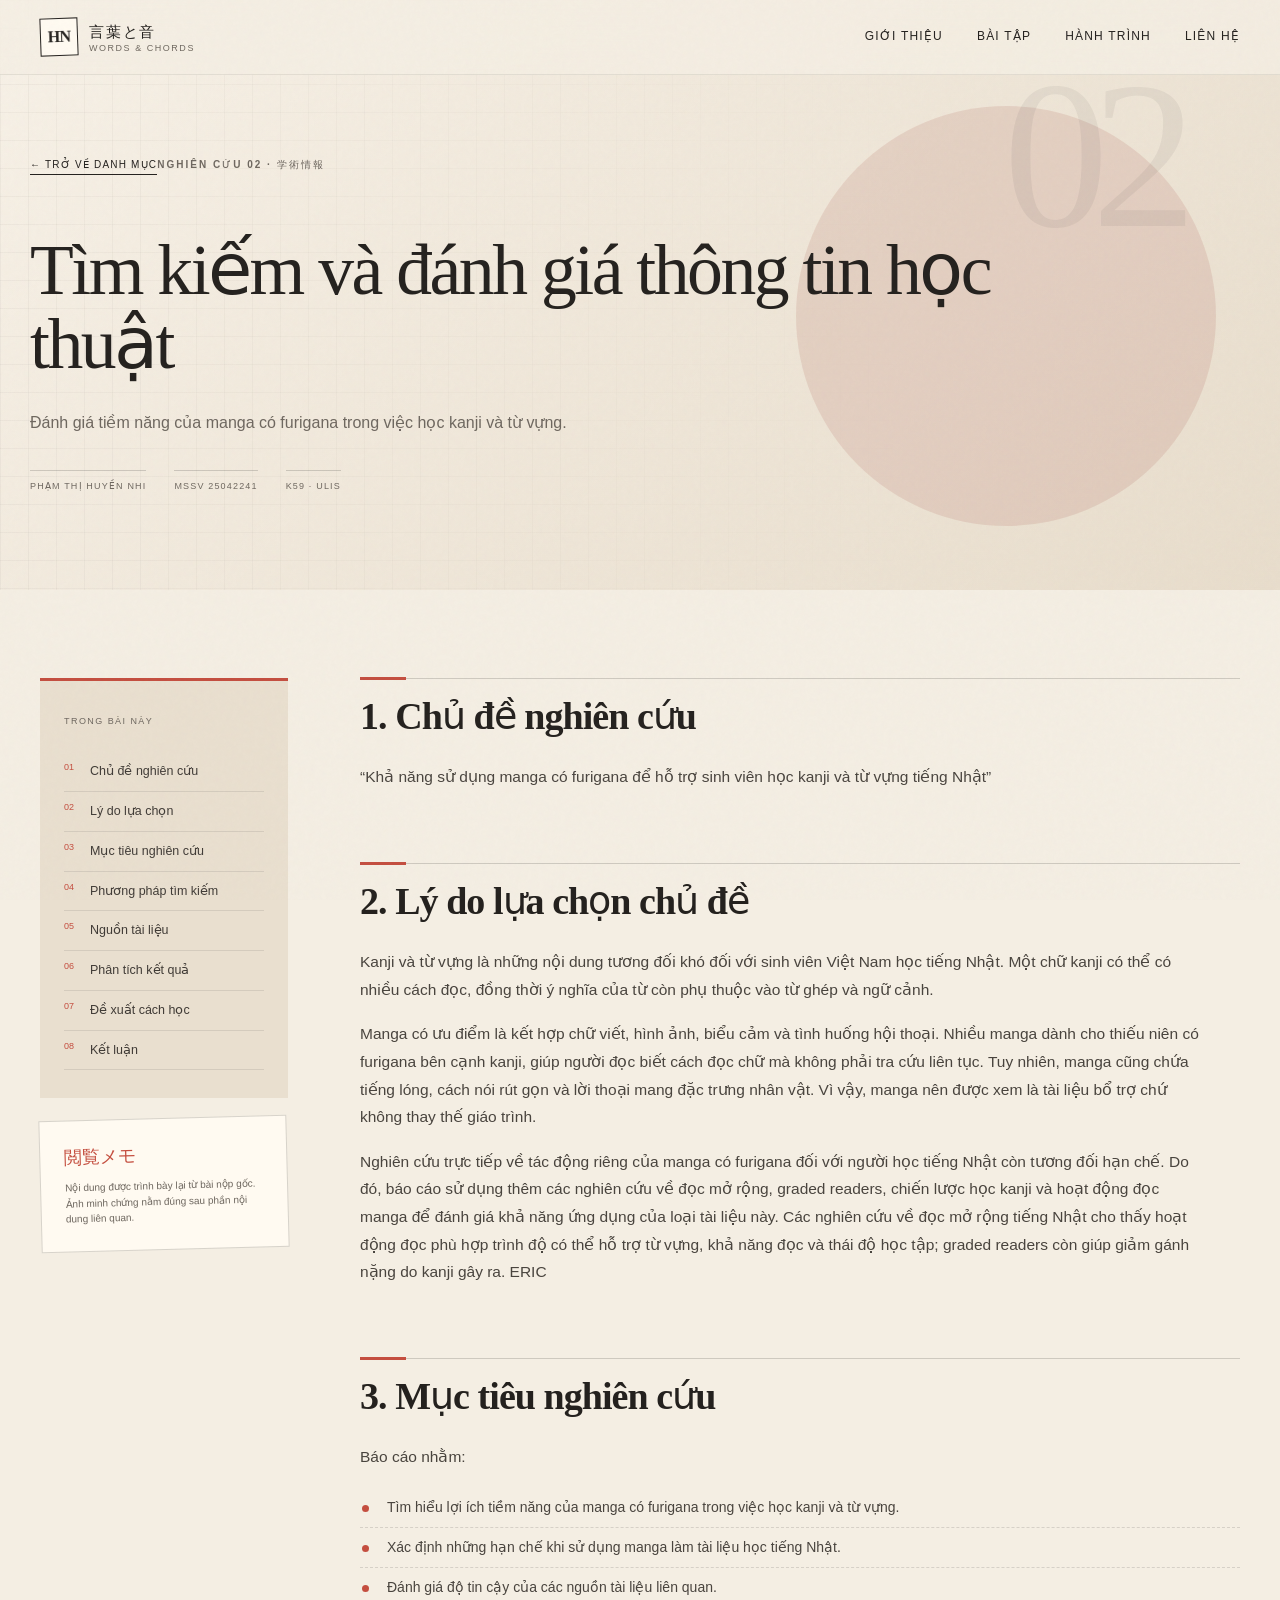
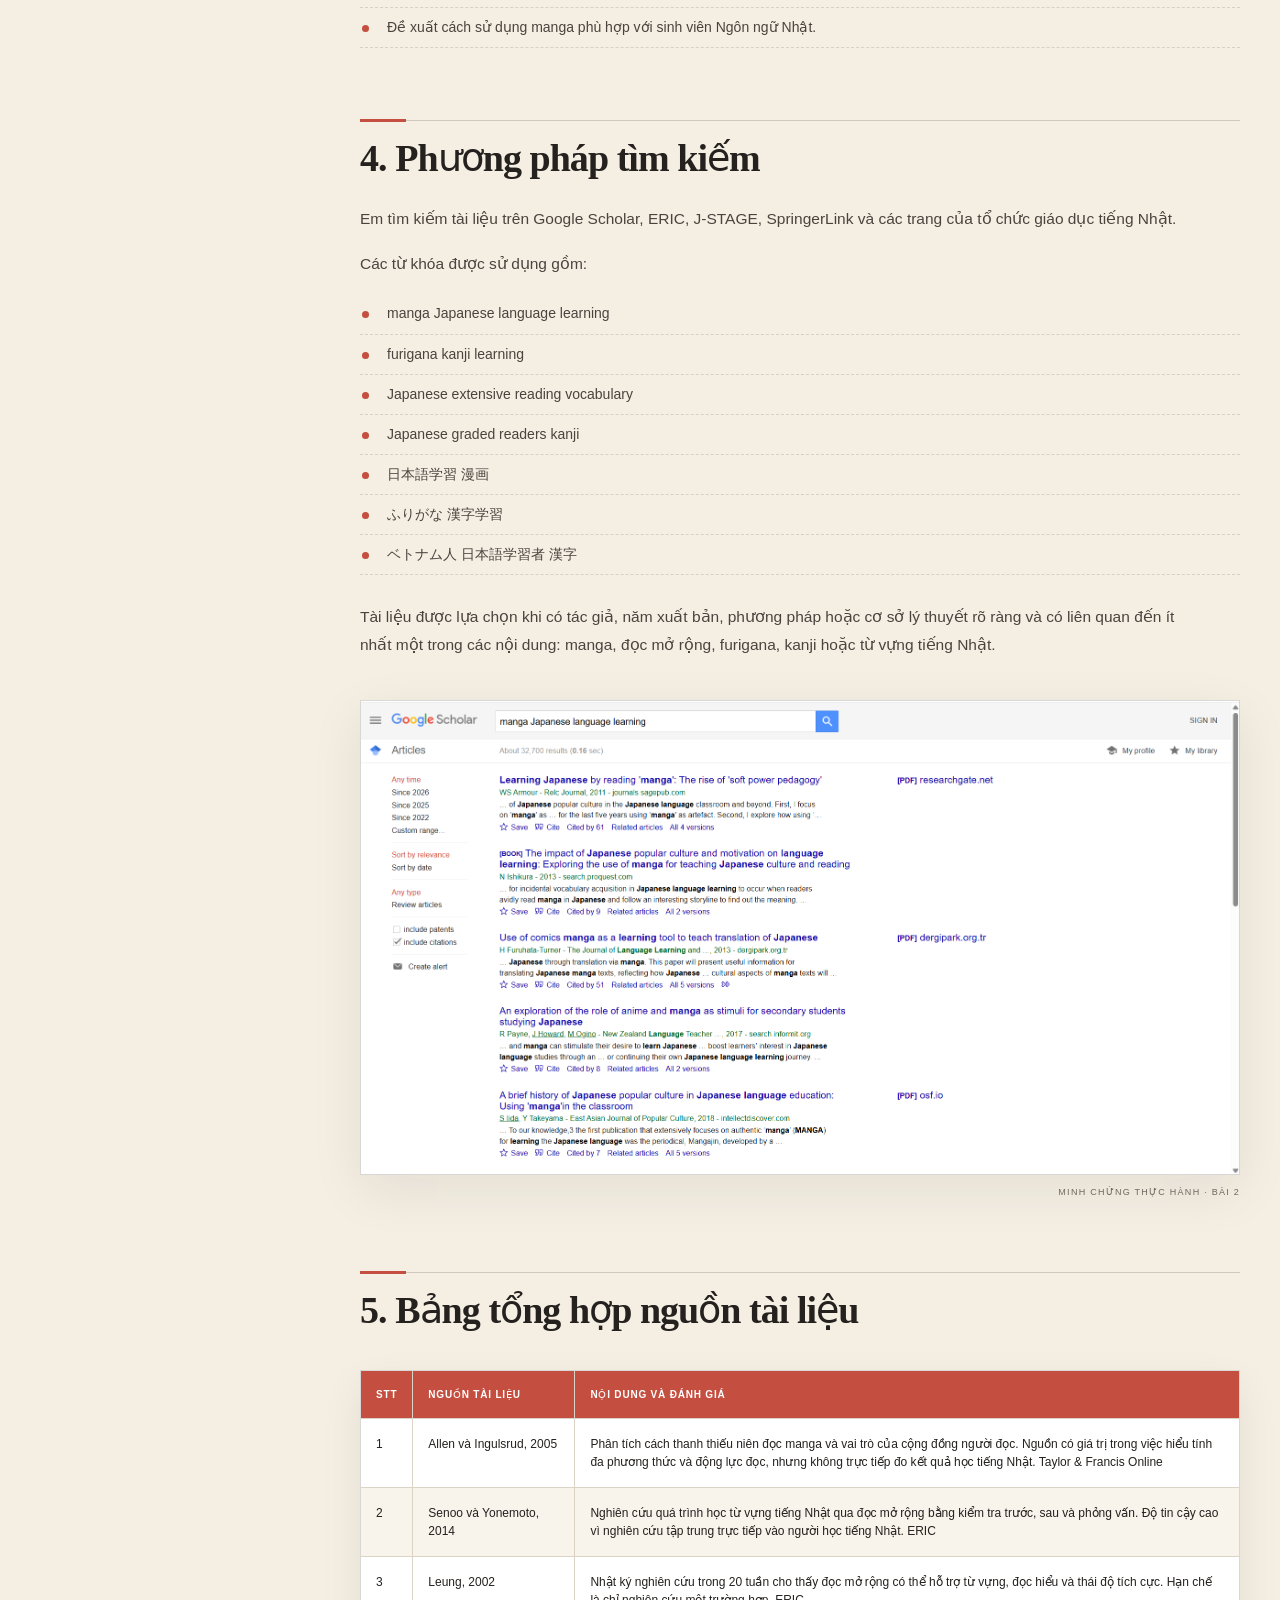
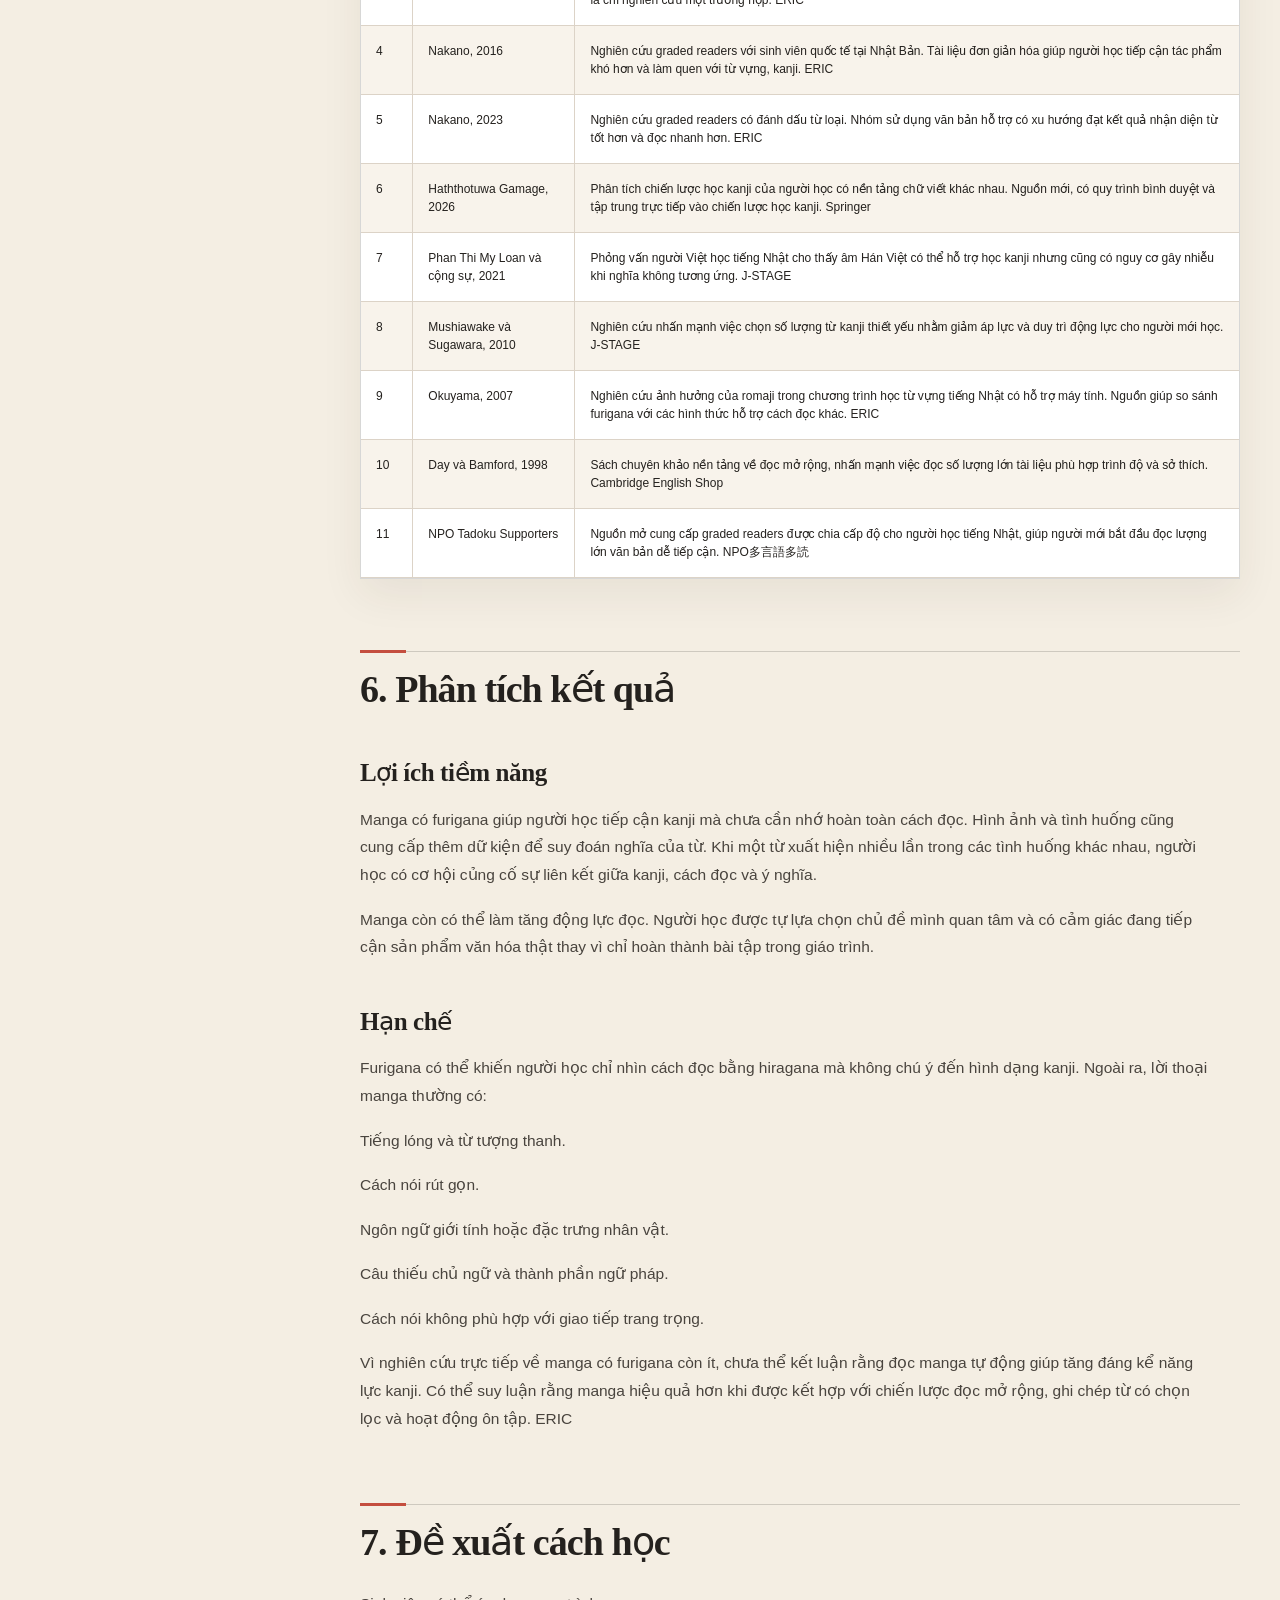
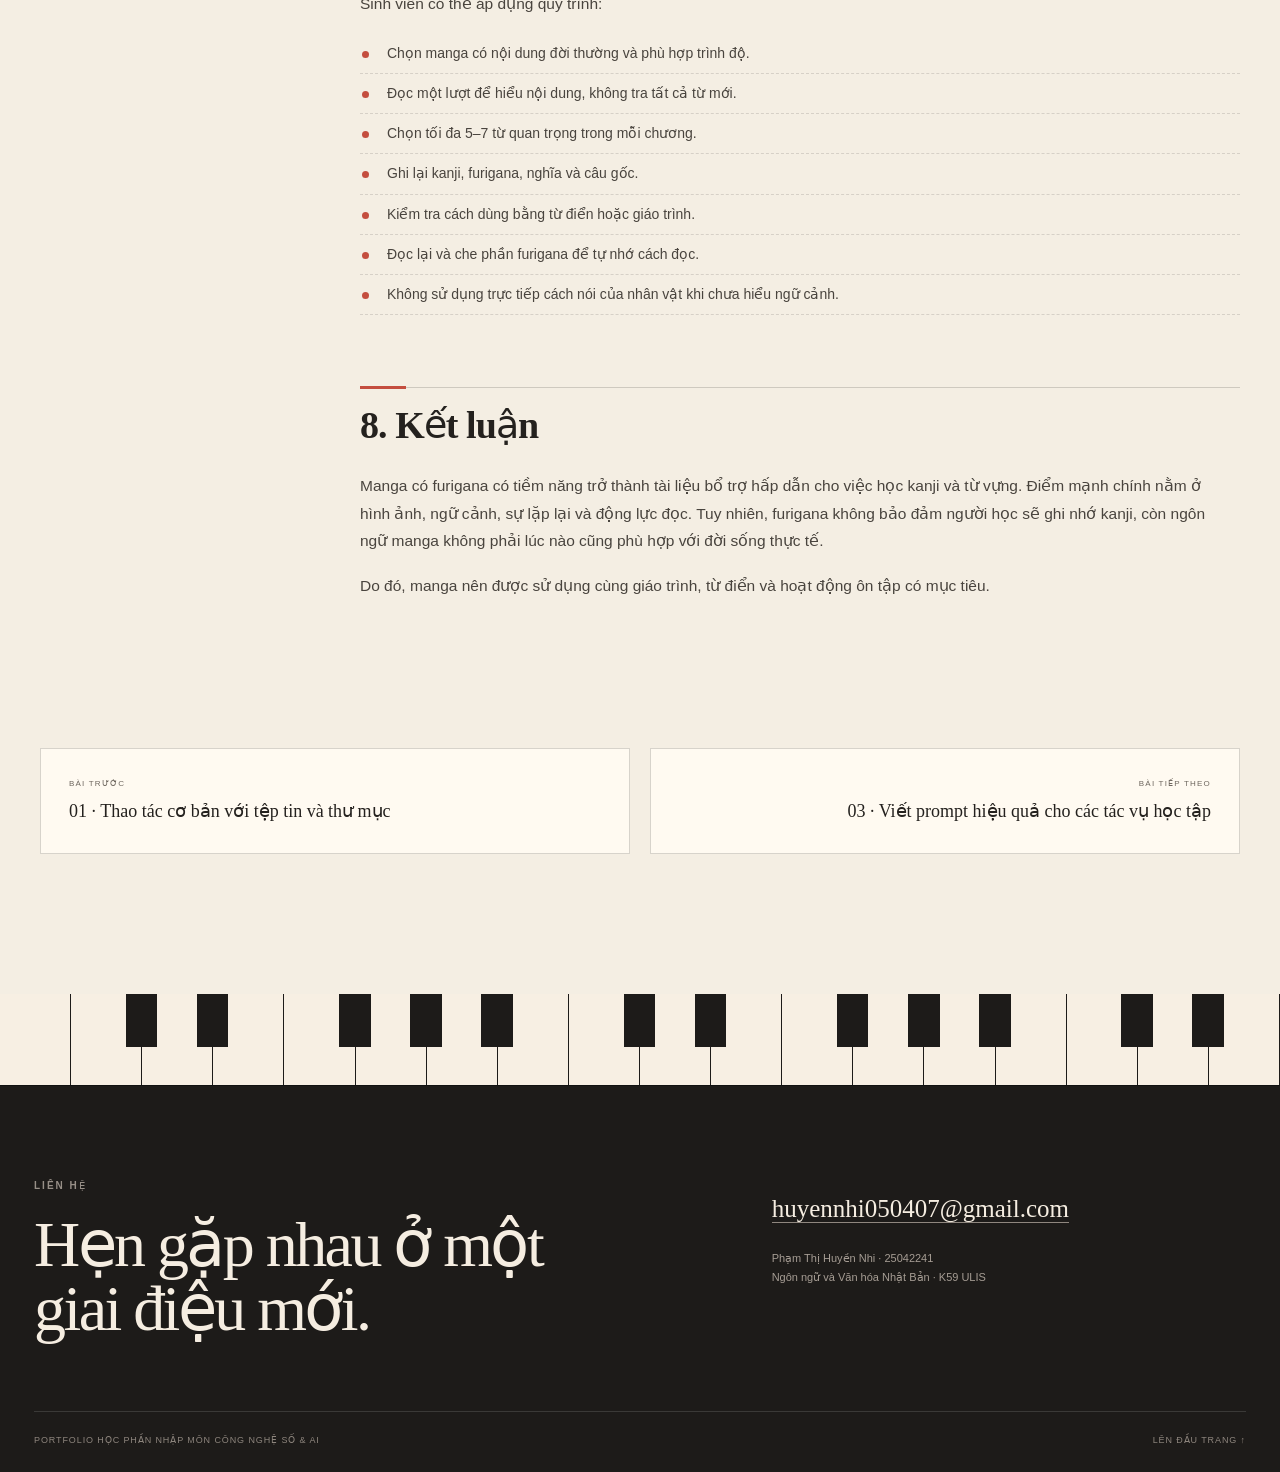
<file: bai-2/index.html>
<!DOCTYPE html>
<html lang="vi"><head><meta charset="utf-8"/><meta content="width=device-width,initial-scale=1" name="viewport"/><meta content="Portfolio học tập của Phạm Thị Huyền Nhi, sinh viên Ngôn ngữ và Văn hóa Nhật Bản, K59 ULIS." name="description"/><meta content="#f4eee3" name="theme-color"/><title>Tìm kiếm và đánh giá thông tin học thuật</title><link href="../assets/favicon.svg" rel="icon" type="image/svg+xml"/><link href="../assets/css/styles.css" rel="stylesheet"/><script defer="" src="../assets/js/main.js"></script></head><body id="top"><header class="site-header"><div class="nav-shell"><a aria-label="Về trang chủ" class="brand" href="../index.html"><span class="brand-mark">HN</span><span><b>言葉と音</b><small>words &amp; chords</small></span></a><nav aria-label="Điều hướng chính" class="desktop-nav"><a href="../index.html#about">Giới thiệu</a><a href="../index.html#projects">Bài tập</a><a href="../index.html#journey">Hành trình</a><a href="../index.html#contact">Liên hệ</a></nav><button aria-controls="mobile-menu" aria-expanded="false" class="menu-button" type="button"><span></span><span></span></button></div><div class="mobile-menu" hidden="" id="mobile-menu"><a href="../index.html#about">Giới thiệu</a><a href="../index.html#projects">Bài tập</a><a href="../index.html#journey">Hành trình</a><a href="../index.html#contact">Liên hệ</a></div></header>
<main class="project-page accent-vermilion">
<section class="project-hero"><div class="paper-grid"></div><div class="project-hero-inner"><a class="back-link" href="../index.html#projects">← Trở về danh mục</a><div class="project-number">02</div><span class="section-kicker">Nghiên cứu 02 · 学術情報</span><h1>Tìm kiếm và đánh giá thông tin học thuật</h1><p>Đánh giá tiềm năng của manga có furigana trong việc học kanji và từ vựng.</p><div class="project-meta"><span>Phạm Thị Huyền Nhi</span><span>MSSV 25042241</span><span>K59 · ULIS</span></div></div></section>
<section class="article-layout"><aside class="article-aside"><div class="toc-card"><span class="toc-label">Trong bài này</span><ol><li><a href="#section-1">Chủ đề nghiên cứu</a></li><li><a href="#section-2">Lý do lựa chọn</a></li><li><a href="#section-3">Mục tiêu nghiên cứu</a></li><li><a href="#section-4">Phương pháp tìm kiếm</a></li><li><a href="#section-5">Nguồn tài liệu</a></li><li><a href="#section-6">Phân tích kết quả</a></li><li><a href="#section-7">Đề xuất cách học</a></li><li><a href="#section-8">Kết luận</a></li></ol></div><div class="note-card"><span>閲覧メモ</span><p>Nội dung được trình bày lại từ bài nộp gốc. Ảnh minh chứng nằm đúng sau phần nội dung liên quan.</p></div></aside><article class="article-content"><h2 id="section-1">1. Chủ đề nghiên cứu</h2>
<p>“Khả năng sử dụng manga có furigana để hỗ trợ sinh viên học kanji và từ vựng tiếng Nhật”</p>
<h2 id="section-2">2. Lý do lựa chọn chủ đề</h2>
<p>Kanji và từ vựng là những nội dung tương đối khó đối với sinh viên Việt Nam học tiếng Nhật. Một chữ kanji có thể có nhiều cách đọc, đồng thời ý nghĩa của từ còn phụ thuộc vào từ ghép và ngữ cảnh.</p>
<p>Manga có ưu điểm là kết hợp chữ viết, hình ảnh, biểu cảm và tình huống hội thoại. Nhiều manga dành cho thiếu niên có furigana bên cạnh kanji, giúp người đọc biết cách đọc chữ mà không phải tra cứu liên tục. Tuy nhiên, manga cũng chứa tiếng lóng, cách nói rút gọn và lời thoại mang đặc trưng nhân vật. Vì vậy, manga nên được xem là tài liệu bổ trợ chứ không thay thế giáo trình.</p>
<p>Nghiên cứu trực tiếp về tác động riêng của manga có furigana đối với người học tiếng Nhật còn tương đối hạn chế. Do đó, báo cáo sử dụng thêm các nghiên cứu về đọc mở rộng, graded readers, chiến lược học kanji và hoạt động đọc manga để đánh giá khả năng ứng dụng của loại tài liệu này. Các nghiên cứu về đọc mở rộng tiếng Nhật cho thấy hoạt động đọc phù hợp trình độ có thể hỗ trợ từ vựng, khả năng đọc và thái độ học tập; graded readers còn giúp giảm gánh nặng do kanji gây ra. ERIC</p>
<h2 id="section-3">3. Mục tiêu nghiên cứu</h2>
<p>Báo cáo nhằm:</p>
<ul class="article-list">
<li>Tìm hiểu lợi ích tiềm năng của manga có furigana trong việc học kanji và từ vựng.</li>
<li>Xác định những hạn chế khi sử dụng manga làm tài liệu học tiếng Nhật.</li>
<li>Đánh giá độ tin cậy của các nguồn tài liệu liên quan.</li>
<li>Đề xuất cách sử dụng manga phù hợp với sinh viên Ngôn ngữ Nhật.</li>
</ul>
<h2 id="section-4">4. Phương pháp tìm kiếm</h2>
<p>Em tìm kiếm tài liệu trên Google Scholar, ERIC, J-STAGE, SpringerLink và các trang của tổ chức giáo dục tiếng Nhật.</p>
<p>Các từ khóa được sử dụng gồm:</p>
<ul class="article-list">
<li>manga Japanese language learning</li>
<li>furigana kanji learning</li>
<li>Japanese extensive reading vocabulary</li>
<li>Japanese graded readers kanji</li>
<li>日本語学習 漫画</li>
<li>ふりがな 漢字学習</li>
<li>ベトナム人 日本語学習者 漢字</li>
</ul>
<p>Tài liệu được lựa chọn khi có tác giả, năm xuất bản, phương pháp hoặc cơ sở lý thuyết rõ ràng và có liên quan đến ít nhất một trong các nội dung: manga, đọc mở rộng, furigana, kanji hoặc từ vựng tiếng Nhật.</p>
<figure class="evidence"><button aria-label="Mở ảnh minh chứng" class="image-zoom" data-image="../assets/images/projects/bai-2-01.png" type="button"><img alt="Minh chứng thực hành Bài 2" loading="lazy" src="../assets/images/projects/bai-2-01.png"/></button><figcaption>Minh chứng thực hành · Bài 2</figcaption></figure>
<h2 id="section-5">5. Bảng tổng hợp nguồn tài liệu</h2>
<div aria-label="Bảng nội dung" class="table-scroll" role="region" tabindex="0"><table><thead><tr><th>STT</th><th>Nguồn tài liệu</th><th>Nội dung và đánh giá</th></tr></thead><tbody>
<tr><td>1</td><td>Allen và Ingulsrud, 2005</td><td>Phân tích cách thanh thiếu niên đọc manga và vai trò của cộng đồng người đọc. Nguồn có giá trị trong việc hiểu tính đa phương thức và động lực đọc, nhưng không trực tiếp đo kết quả học tiếng Nhật. Taylor &amp; Francis Online</td></tr>
<tr><td>2</td><td>Senoo và Yonemoto, 2014</td><td>Nghiên cứu quá trình học từ vựng tiếng Nhật qua đọc mở rộng bằng kiểm tra trước, sau và phỏng vấn. Độ tin cậy cao vì nghiên cứu tập trung trực tiếp vào người học tiếng Nhật. ERIC</td></tr>
<tr><td>3</td><td>Leung, 2002</td><td>Nhật ký nghiên cứu trong 20 tuần cho thấy đọc mở rộng có thể hỗ trợ từ vựng, đọc hiểu và thái độ tích cực. Hạn chế là chỉ nghiên cứu một trường hợp. ERIC</td></tr>
<tr><td>4</td><td>Nakano, 2016</td><td>Nghiên cứu graded readers với sinh viên quốc tế tại Nhật Bản. Tài liệu đơn giản hóa giúp người học tiếp cận tác phẩm khó hơn và làm quen với từ vựng, kanji. ERIC</td></tr>
<tr><td>5</td><td>Nakano, 2023</td><td>Nghiên cứu graded readers có đánh dấu từ loại. Nhóm sử dụng văn bản hỗ trợ có xu hướng đạt kết quả nhận diện từ tốt hơn và đọc nhanh hơn. ERIC</td></tr>
<tr><td>6</td><td>Haththotuwa Gamage, 2026</td><td>Phân tích chiến lược học kanji của người học có nền tảng chữ viết khác nhau. Nguồn mới, có quy trình bình duyệt và tập trung trực tiếp vào chiến lược học kanji. Springer</td></tr>
<tr><td>7</td><td>Phan Thi My Loan và cộng sự, 2021</td><td>Phỏng vấn người Việt học tiếng Nhật cho thấy âm Hán Việt có thể hỗ trợ học kanji nhưng cũng có nguy cơ gây nhiễu khi nghĩa không tương ứng. J-STAGE</td></tr>
<tr><td>8</td><td>Mushiawake và Sugawara, 2010</td><td>Nghiên cứu nhấn mạnh việc chọn số lượng từ kanji thiết yếu nhằm giảm áp lực và duy trì động lực cho người mới học. J-STAGE</td></tr>
<tr><td>9</td><td>Okuyama, 2007</td><td>Nghiên cứu ảnh hưởng của romaji trong chương trình học từ vựng tiếng Nhật có hỗ trợ máy tính. Nguồn giúp so sánh furigana với các hình thức hỗ trợ cách đọc khác. ERIC</td></tr>
<tr><td>10</td><td>Day và Bamford, 1998</td><td>Sách chuyên khảo nền tảng về đọc mở rộng, nhấn mạnh việc đọc số lượng lớn tài liệu phù hợp trình độ và sở thích. Cambridge English Shop</td></tr>
<tr><td>11</td><td>NPO Tadoku Supporters</td><td>Nguồn mở cung cấp graded readers được chia cấp độ cho người học tiếng Nhật, giúp người mới bắt đầu đọc lượng lớn văn bản dễ tiếp cận. NPO多言語多読</td></tr>
</tbody></table></div>
<h2 id="section-6">6. Phân tích kết quả</h2>
<h3>Lợi ích tiềm năng</h3>
<p>Manga có furigana giúp người học tiếp cận kanji mà chưa cần nhớ hoàn toàn cách đọc. Hình ảnh và tình huống cũng cung cấp thêm dữ kiện để suy đoán nghĩa của từ. Khi một từ xuất hiện nhiều lần trong các tình huống khác nhau, người học có cơ hội củng cố sự liên kết giữa kanji, cách đọc và ý nghĩa.</p>
<p>Manga còn có thể làm tăng động lực đọc. Người học được tự lựa chọn chủ đề mình quan tâm và có cảm giác đang tiếp cận sản phẩm văn hóa thật thay vì chỉ hoàn thành bài tập trong giáo trình.</p>
<h3>Hạn chế</h3>
<p>Furigana có thể khiến người học chỉ nhìn cách đọc bằng hiragana mà không chú ý đến hình dạng kanji. Ngoài ra, lời thoại manga thường có:</p>
<p>Tiếng lóng và từ tượng thanh.</p>
<p>Cách nói rút gọn.</p>
<p>Ngôn ngữ giới tính hoặc đặc trưng nhân vật.</p>
<p>Câu thiếu chủ ngữ và thành phần ngữ pháp.</p>
<p>Cách nói không phù hợp với giao tiếp trang trọng.</p>
<p>Vì nghiên cứu trực tiếp về manga có furigana còn ít, chưa thể kết luận rằng đọc manga tự động giúp tăng đáng kể năng lực kanji. Có thể suy luận rằng manga hiệu quả hơn khi được kết hợp với chiến lược đọc mở rộng, ghi chép từ có chọn lọc và hoạt động ôn tập. ERIC</p>
<h2 id="section-7">7. Đề xuất cách học</h2>
<p>Sinh viên có thể áp dụng quy trình:</p>
<ul class="article-list">
<li>Chọn manga có nội dung đời thường và phù hợp trình độ.</li>
<li>Đọc một lượt để hiểu nội dung, không tra tất cả từ mới.</li>
<li>Chọn tối đa 5–7 từ quan trọng trong mỗi chương.</li>
<li>Ghi lại kanji, furigana, nghĩa và câu gốc.</li>
<li>Kiểm tra cách dùng bằng từ điển hoặc giáo trình.</li>
<li>Đọc lại và che phần furigana để tự nhớ cách đọc.</li>
<li>Không sử dụng trực tiếp cách nói của nhân vật khi chưa hiểu ngữ cảnh.</li>
</ul>
<h2 id="section-8">8. Kết luận</h2>
<p>Manga có furigana có tiềm năng trở thành tài liệu bổ trợ hấp dẫn cho việc học kanji và từ vựng. Điểm mạnh chính nằm ở hình ảnh, ngữ cảnh, sự lặp lại và động lực đọc. Tuy nhiên, furigana không bảo đảm người học sẽ ghi nhớ kanji, còn ngôn ngữ manga không phải lúc nào cũng phù hợp với đời sống thực tế.</p>
<p>Do đó, manga nên được sử dụng cùng giáo trình, từ điển và hoạt động ôn tập có mục tiêu.</p></article></section>
<nav aria-label="Chuyển bài" class="project-pagination"><a href="../bai-1/"><small>Bài trước</small><strong>01 · Thao tác cơ bản với tệp tin và thư mục</strong></a><a href="../bai-3/"><small>Bài tiếp theo</small><strong>03 · Viết prompt hiệu quả cho các tác vụ học tập</strong></a></nav>
</main><footer class="site-footer" id="contact"><div aria-hidden="true" class="piano-keys"><i></i><i></i><i></i><i></i><i></i><i></i><i></i><i></i><i></i><i></i><i></i><i></i><i></i><i></i><i></i><i></i><i></i><i></i></div><div class="footer-grid"><div><span class="section-kicker">Liên hệ</span><h2>Hẹn gặp nhau ở một<br/>giai điệu mới.</h2></div><div class="footer-contact"><a href="mailto:huyennhi050407@gmail.com">huyennhi050407@gmail.com</a><p>Phạm Thị Huyền Nhi · 25042241<br/>Ngôn ngữ và Văn hóa Nhật Bản · K59 ULIS</p></div></div><div class="footer-bottom"><span>Portfolio học phần Nhập môn Công nghệ số &amp; AI</span><a href="#top">Lên đầu trang ↑</a></div></footer><div aria-label="Xem ảnh" aria-modal="true" class="lightbox" hidden="" role="dialog"><button aria-label="Đóng ảnh" class="lightbox-close">×</button><img alt="Ảnh minh chứng phóng lớn"/></div></body></html>
</file>
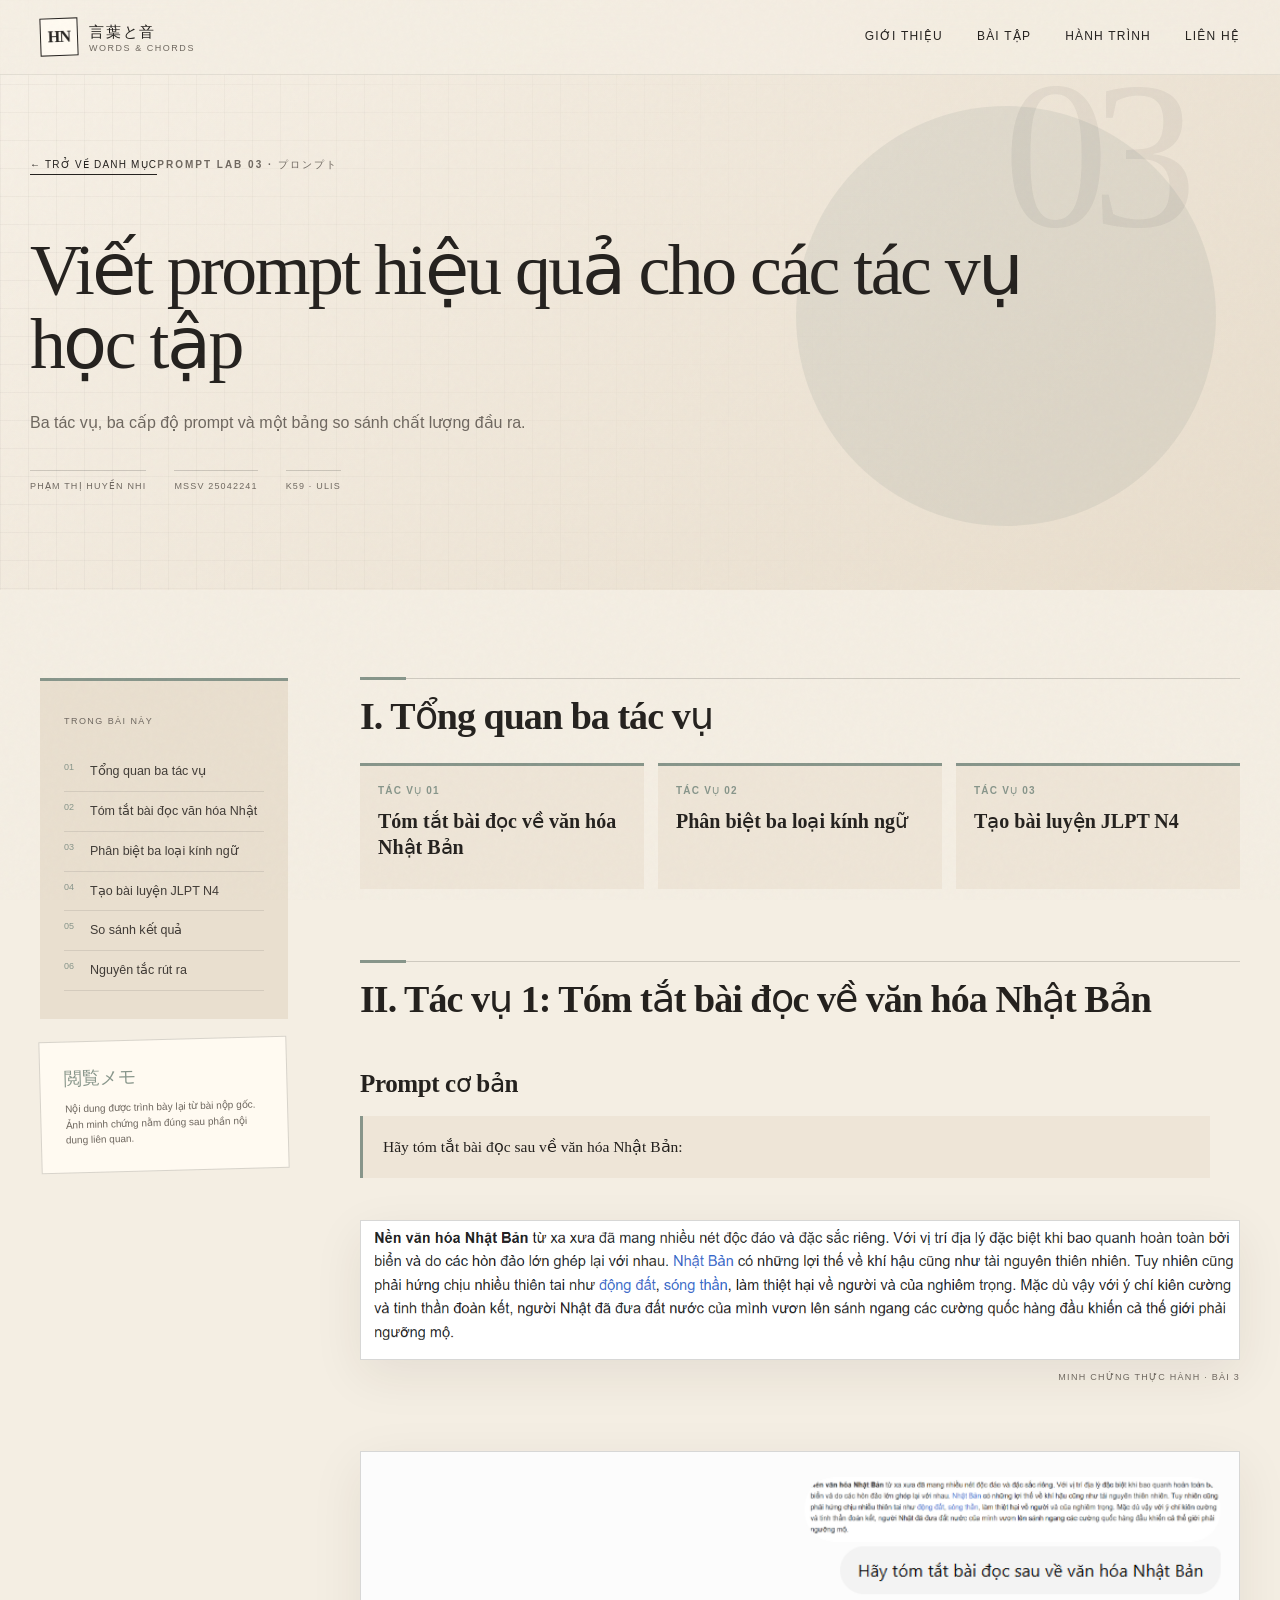
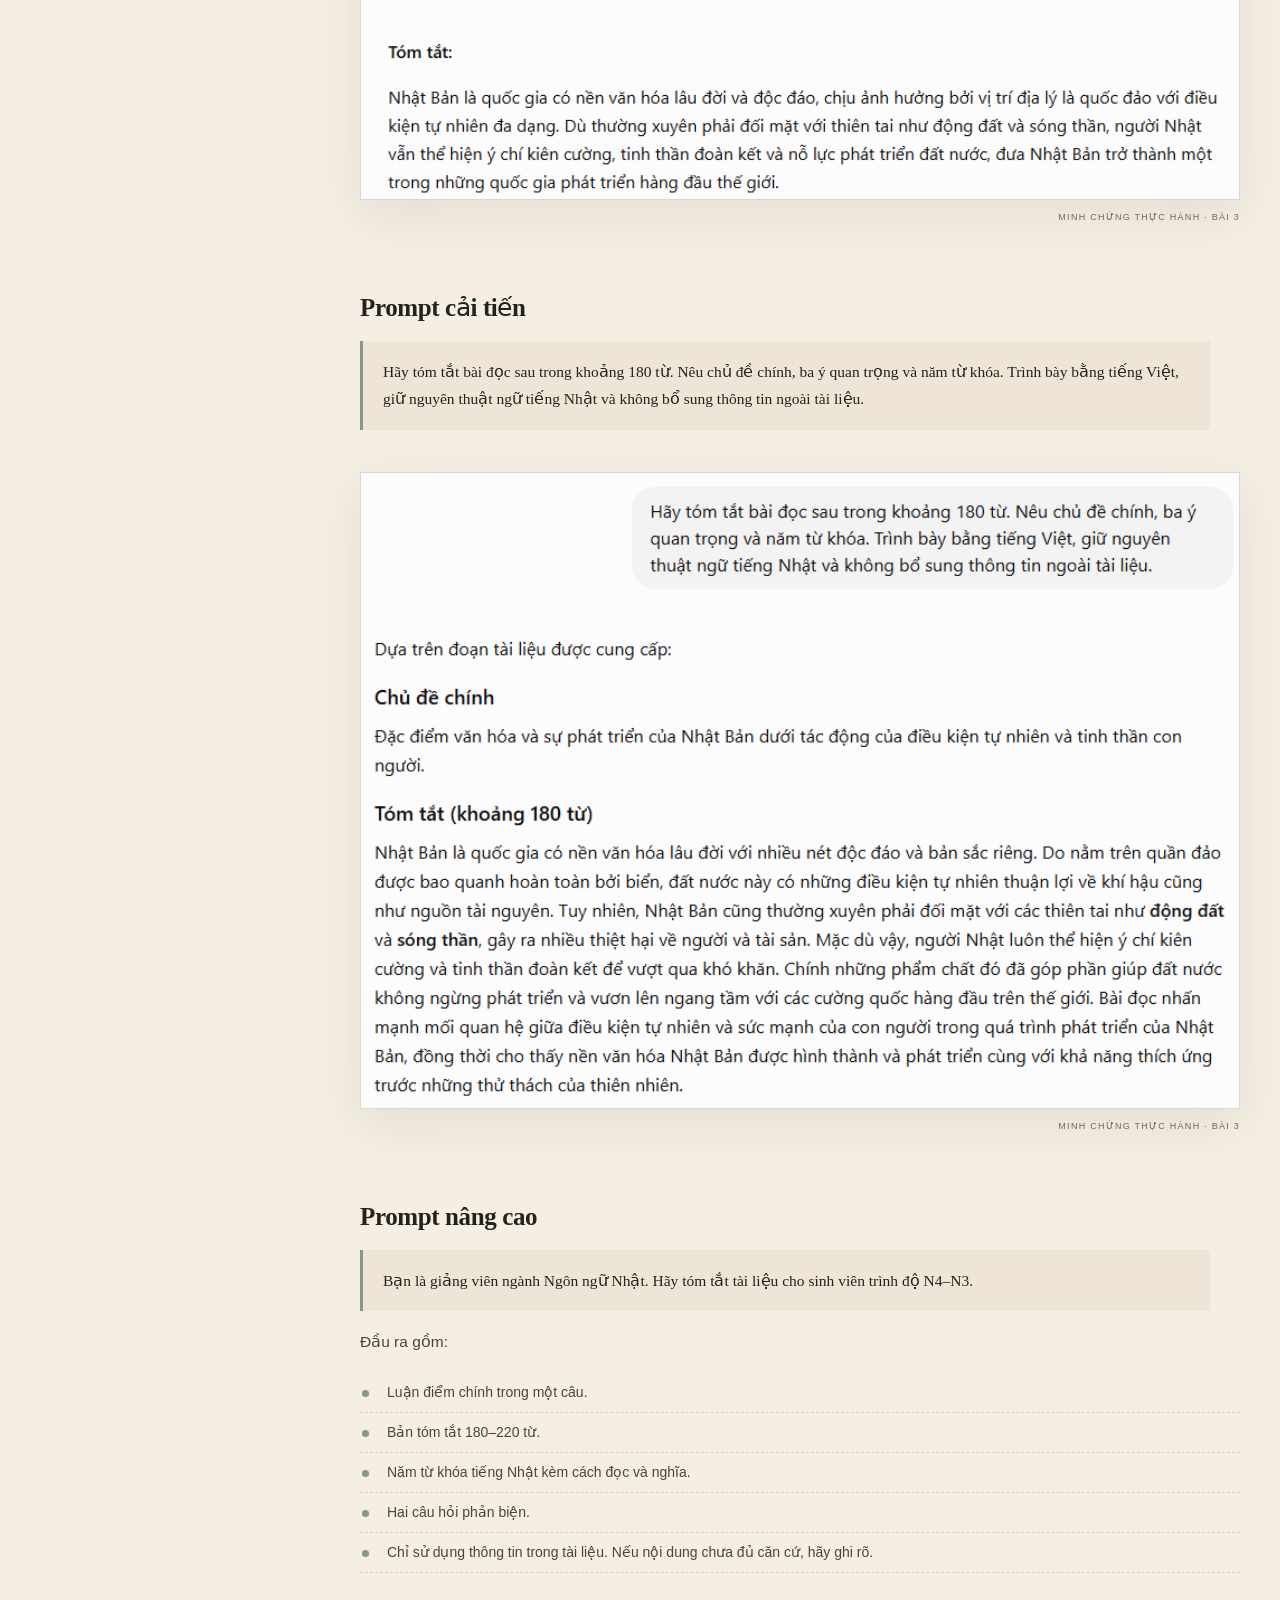
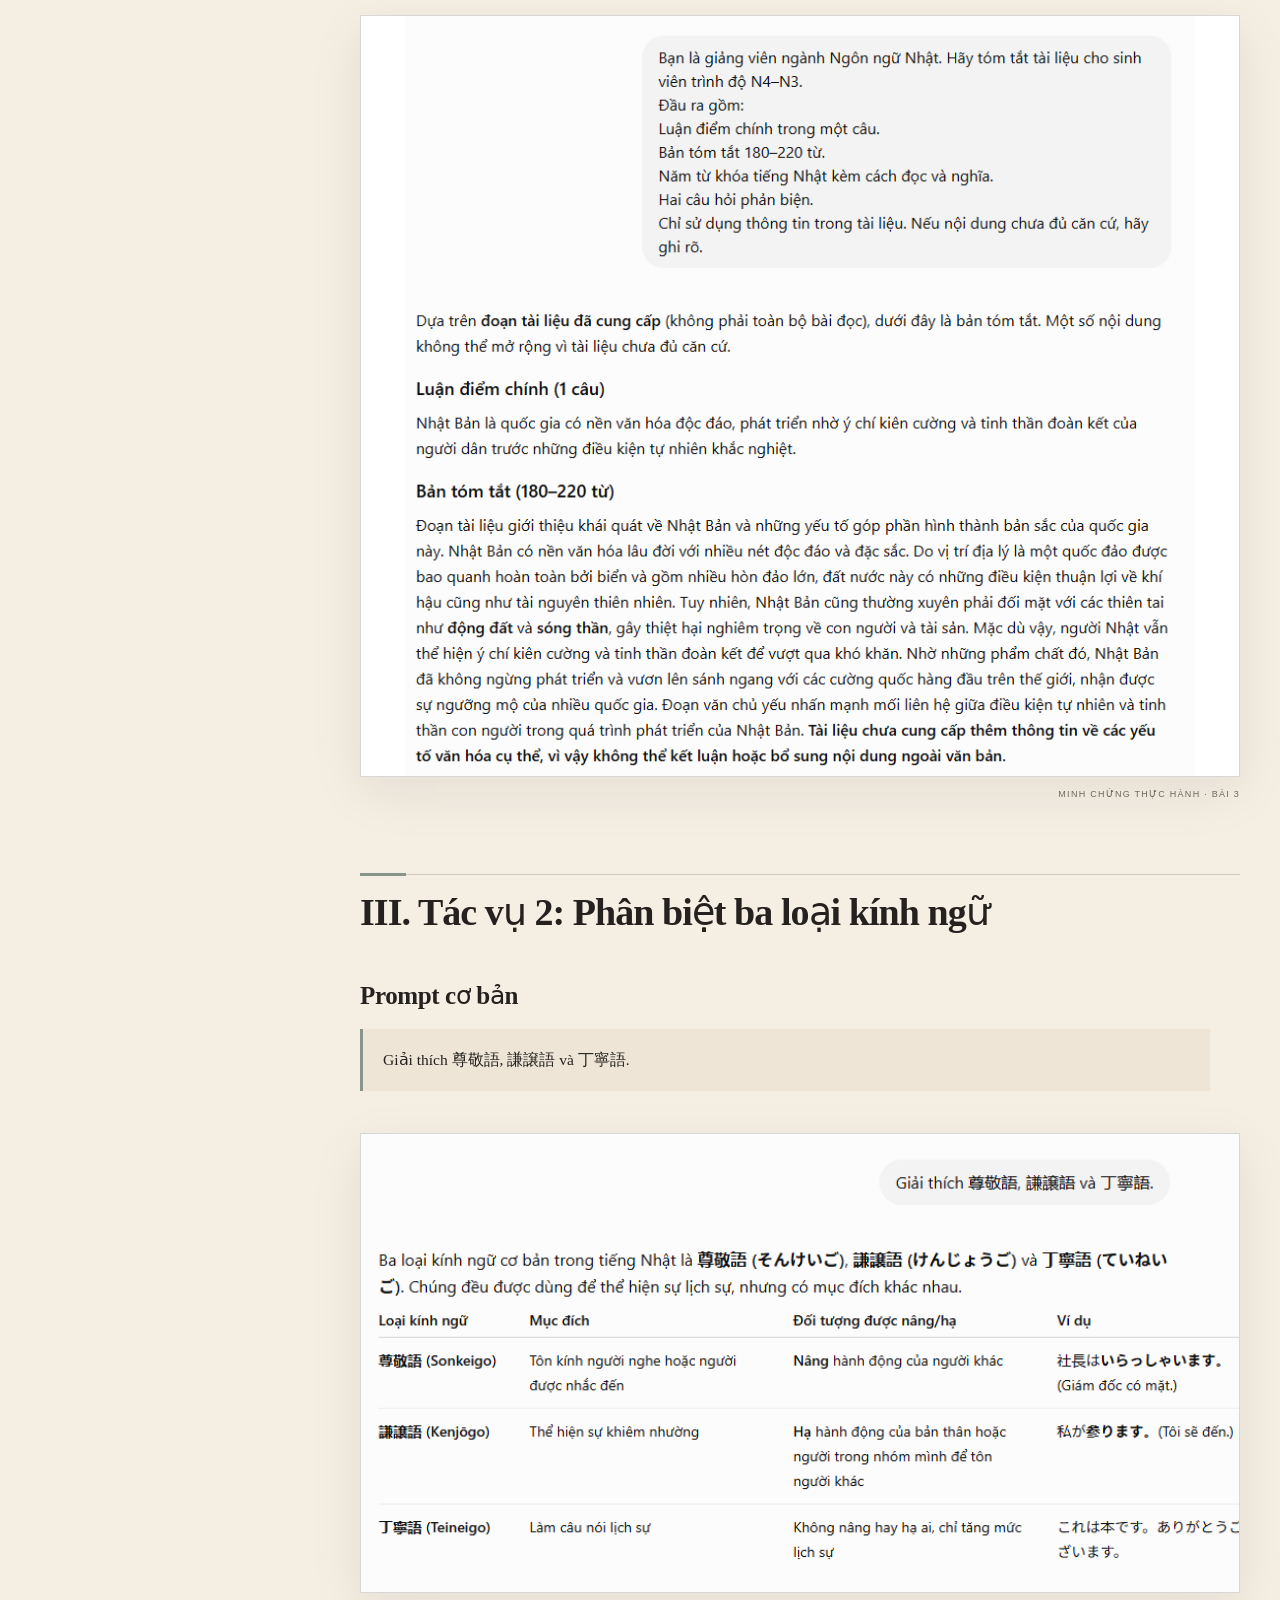
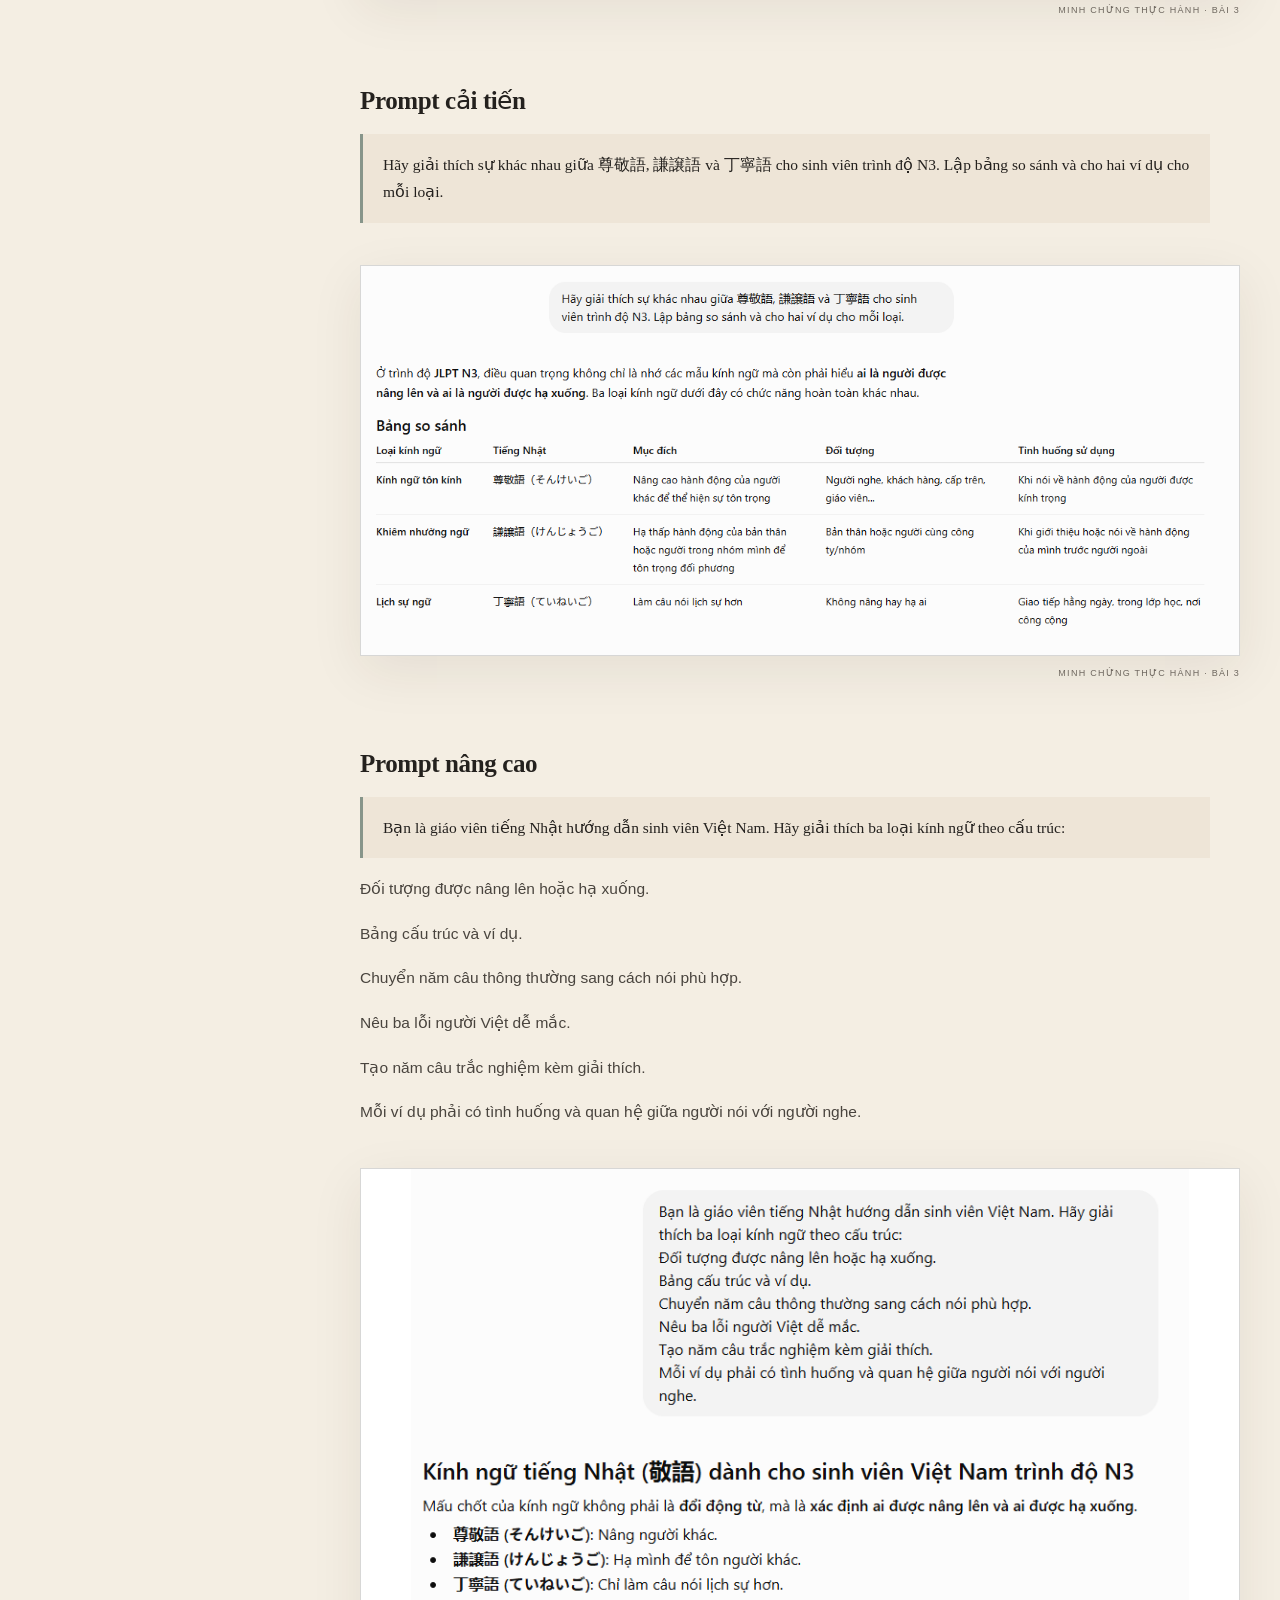
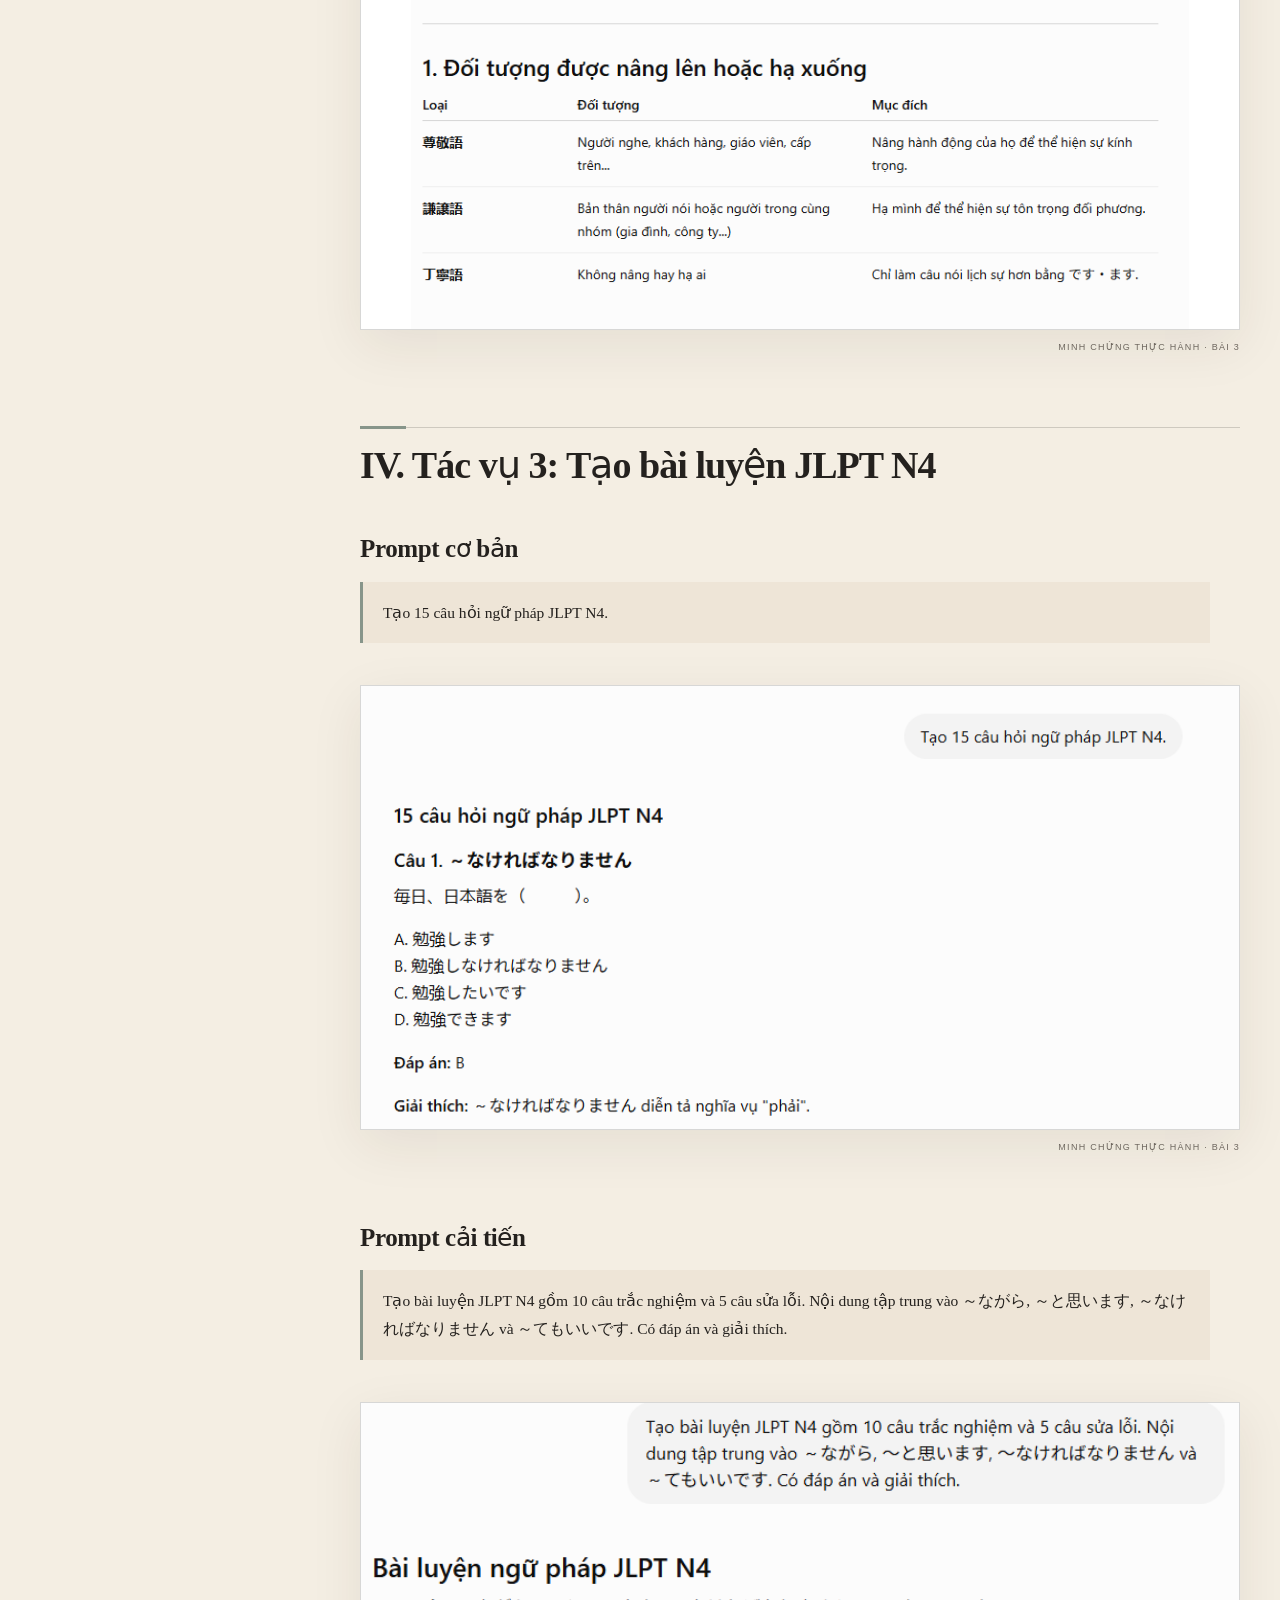
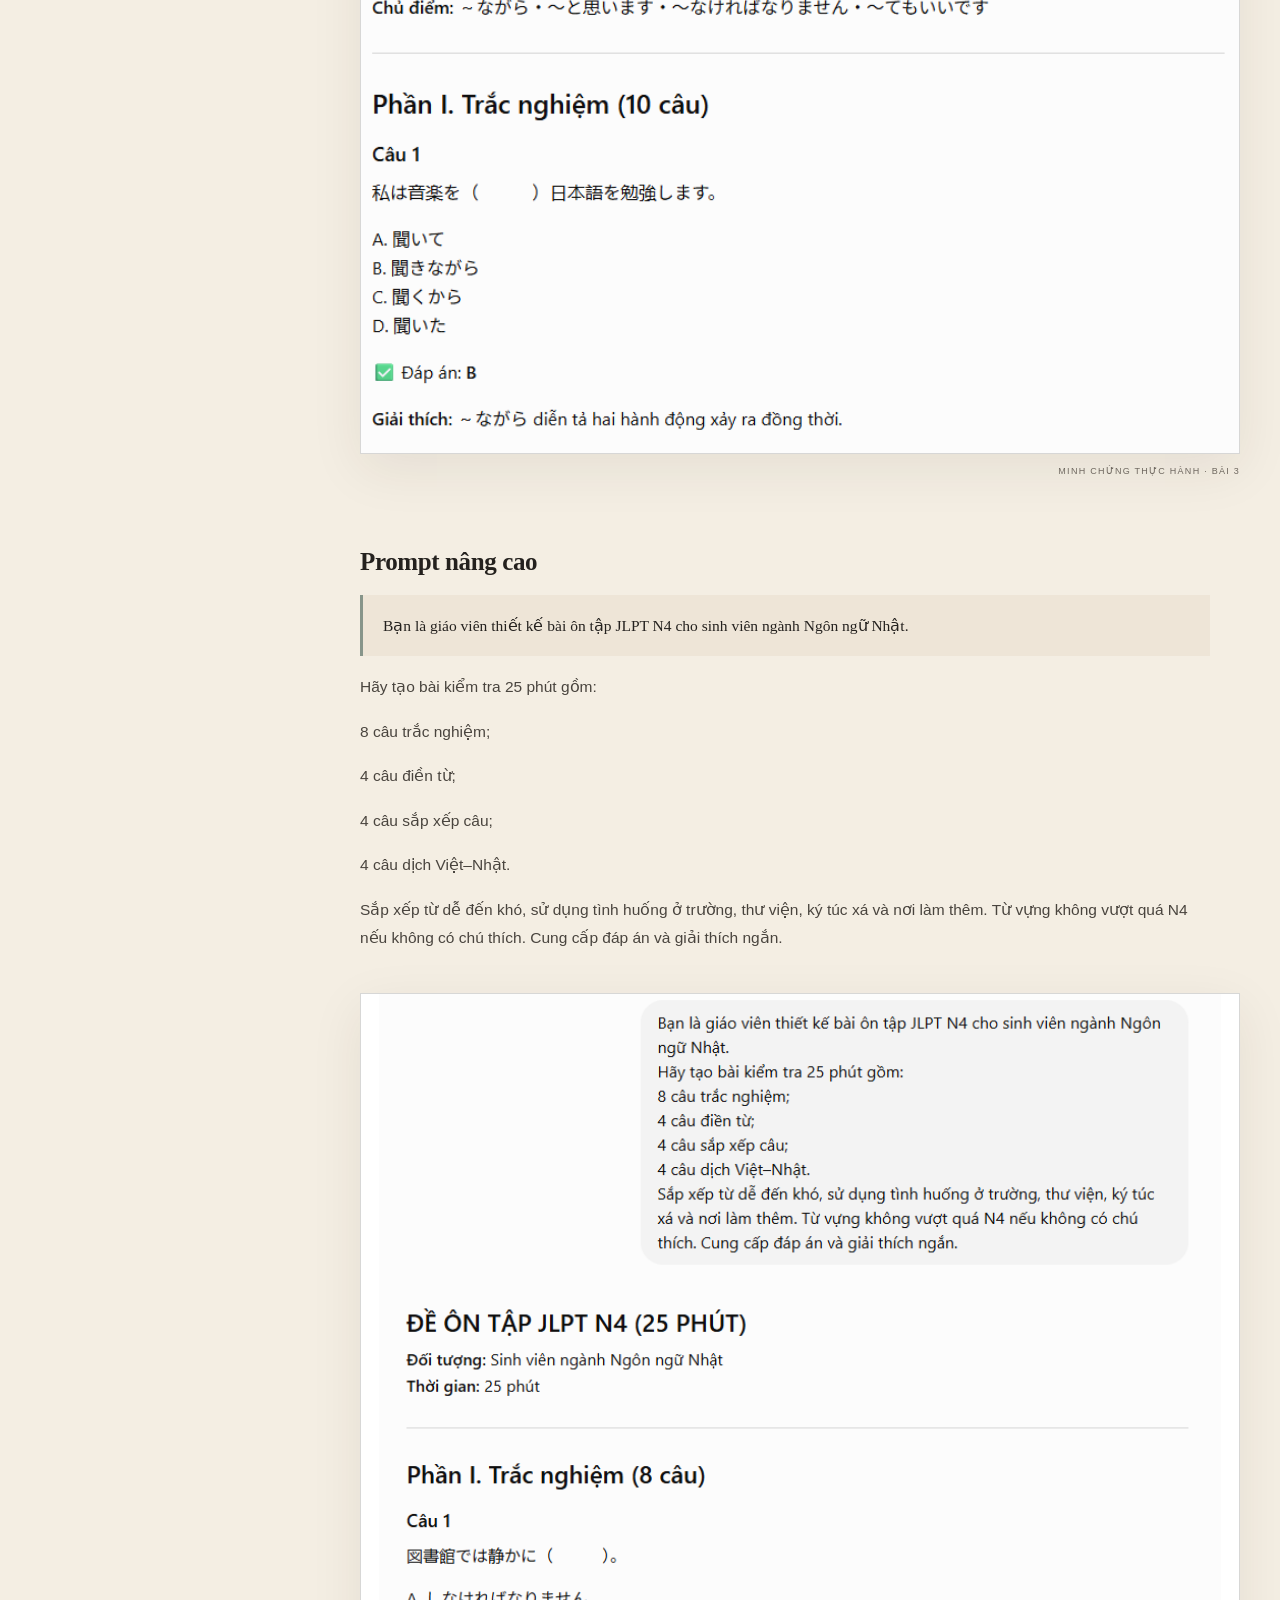
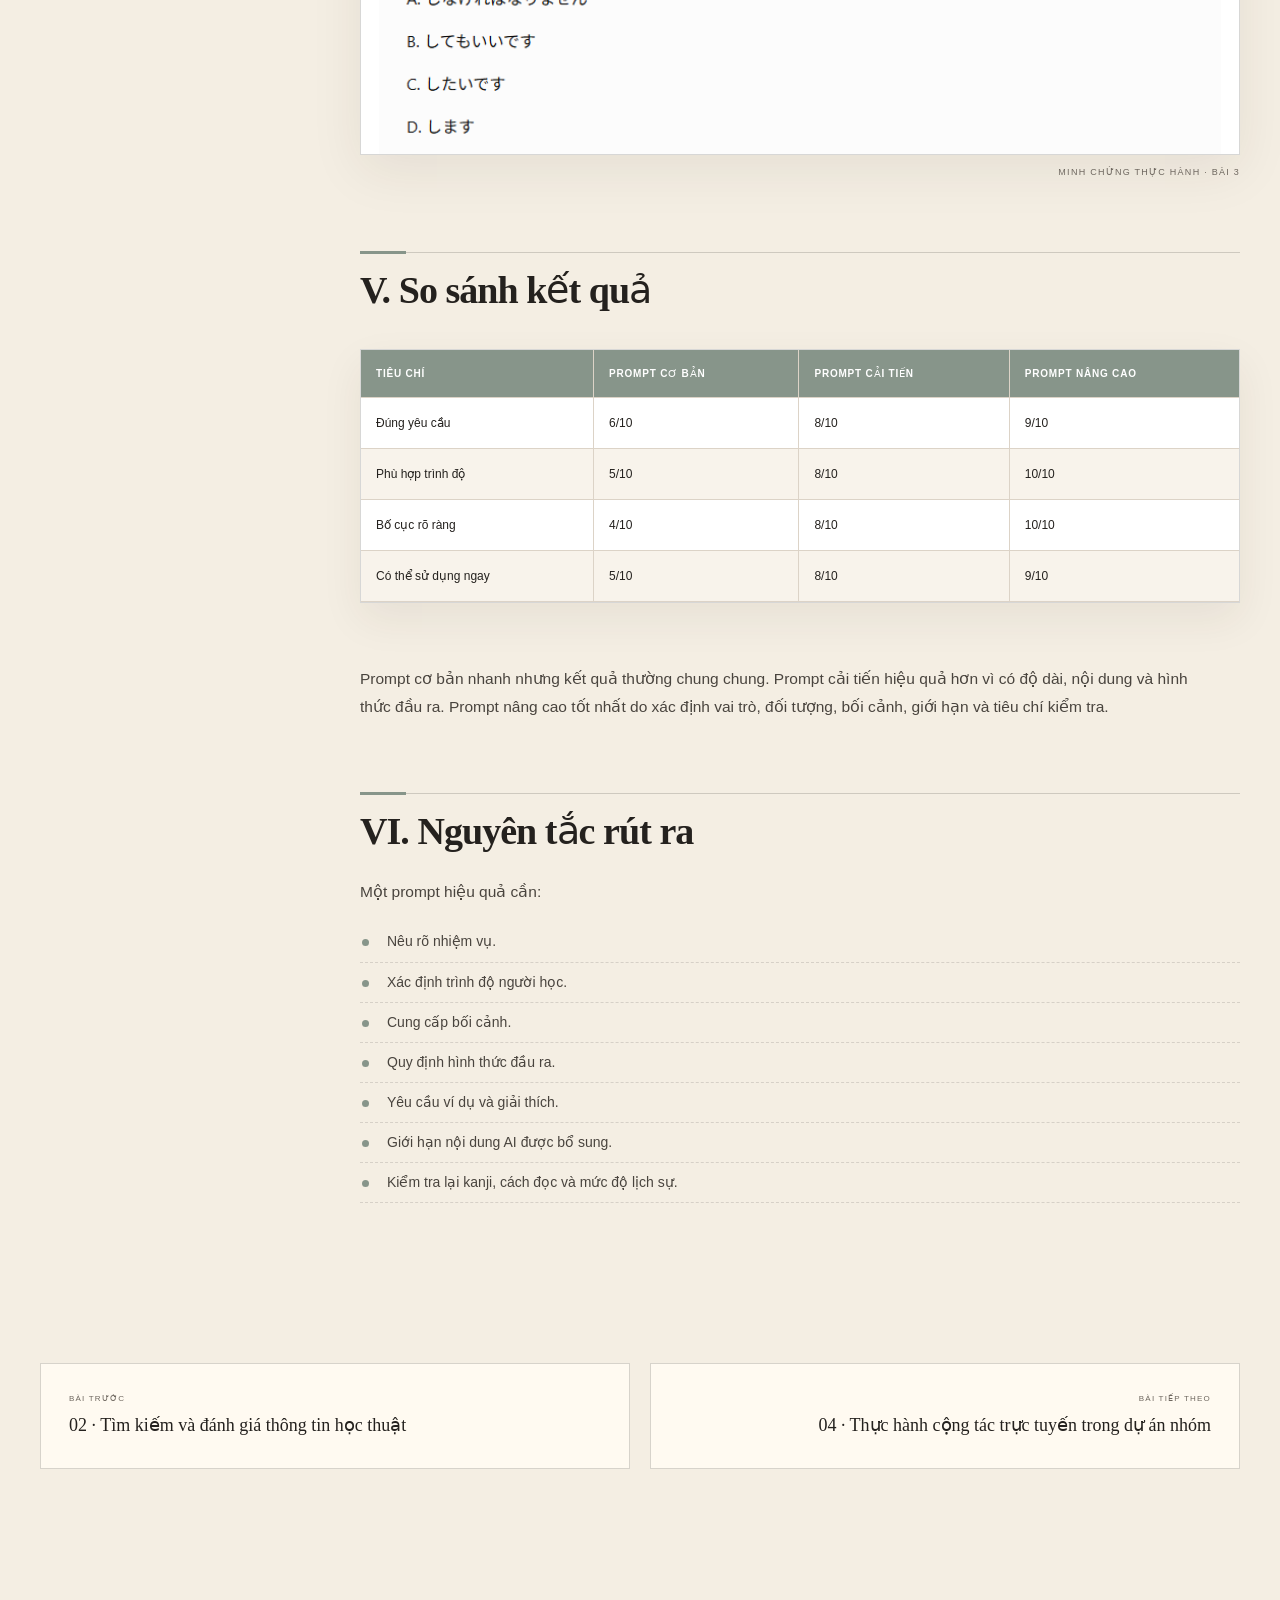
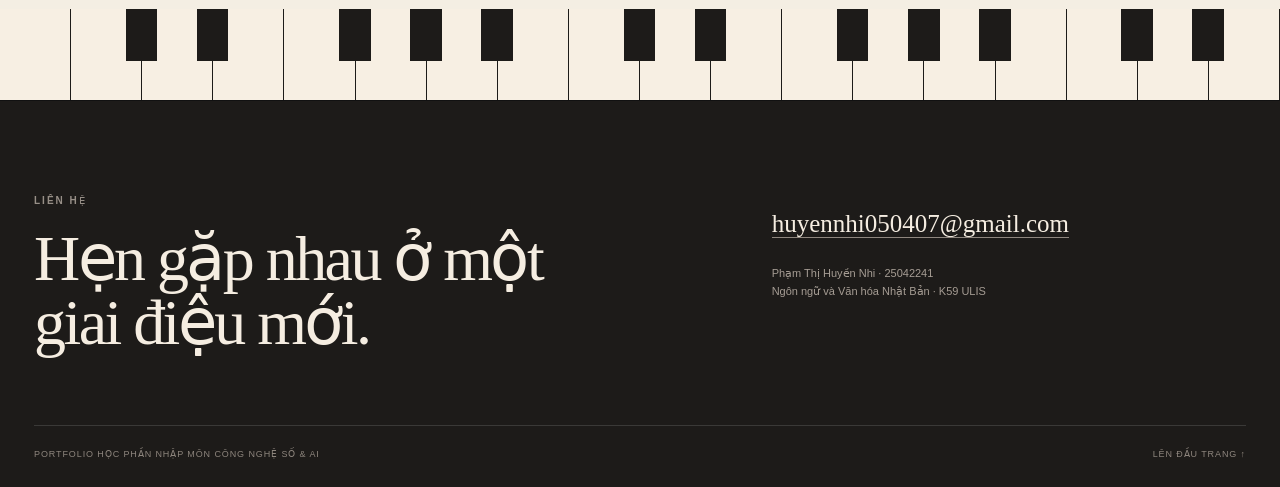
<file: bai-3/index.html>
<!DOCTYPE html>
<html lang="vi"><head><meta charset="utf-8"/><meta content="width=device-width,initial-scale=1" name="viewport"/><meta content="Portfolio học tập của Phạm Thị Huyền Nhi, sinh viên Ngôn ngữ và Văn hóa Nhật Bản, K59 ULIS." name="description"/><meta content="#f4eee3" name="theme-color"/><title>Viết prompt hiệu quả cho các tác vụ học tập</title><link href="../assets/favicon.svg" rel="icon" type="image/svg+xml"/><link href="../assets/css/styles.css" rel="stylesheet"/><script defer="" src="../assets/js/main.js"></script></head><body id="top"><header class="site-header"><div class="nav-shell"><a aria-label="Về trang chủ" class="brand" href="../index.html"><span class="brand-mark">HN</span><span><b>言葉と音</b><small>words &amp; chords</small></span></a><nav aria-label="Điều hướng chính" class="desktop-nav"><a href="../index.html#about">Giới thiệu</a><a href="../index.html#projects">Bài tập</a><a href="../index.html#journey">Hành trình</a><a href="../index.html#contact">Liên hệ</a></nav><button aria-controls="mobile-menu" aria-expanded="false" class="menu-button" type="button"><span></span><span></span></button></div><div class="mobile-menu" hidden="" id="mobile-menu"><a href="../index.html#about">Giới thiệu</a><a href="../index.html#projects">Bài tập</a><a href="../index.html#journey">Hành trình</a><a href="../index.html#contact">Liên hệ</a></div></header>
<main class="project-page accent-sage">
<section class="project-hero"><div class="paper-grid"></div><div class="project-hero-inner"><a class="back-link" href="../index.html#projects">← Trở về danh mục</a><div class="project-number">03</div><span class="section-kicker">Prompt lab 03 · プロンプト</span><h1>Viết prompt hiệu quả cho các tác vụ học tập</h1><p>Ba tác vụ, ba cấp độ prompt và một bảng so sánh chất lượng đầu ra.</p><div class="project-meta"><span>Phạm Thị Huyền Nhi</span><span>MSSV 25042241</span><span>K59 · ULIS</span></div></div></section>
<section class="article-layout"><aside class="article-aside"><div class="toc-card"><span class="toc-label">Trong bài này</span><ol><li><a href="#section-1">Tổng quan ba tác vụ</a></li><li><a href="#section-2">Tóm tắt bài đọc văn hóa Nhật</a></li><li><a href="#section-3">Phân biệt ba loại kính ngữ</a></li><li><a href="#section-4">Tạo bài luyện JLPT N4</a></li><li><a href="#section-5">So sánh kết quả</a></li><li><a href="#section-6">Nguyên tắc rút ra</a></li></ol></div><div class="note-card"><span>閲覧メモ</span><p>Nội dung được trình bày lại từ bài nộp gốc. Ảnh minh chứng nằm đúng sau phần nội dung liên quan.</p></div></aside><article class="article-content"><h2 id="section-1">I. Tổng quan ba tác vụ</h2><div class="task-overview"><article><small>TÁC VỤ 01</small><h3>Tóm tắt bài đọc về văn hóa Nhật Bản</h3></article><article><small>TÁC VỤ 02</small><h3>Phân biệt ba loại kính ngữ</h3></article><article><small>TÁC VỤ 03</small><h3>Tạo bài luyện JLPT N4</h3></article></div>



<h2 id="section-2">II. Tác vụ 1: Tóm tắt bài đọc về văn hóa Nhật Bản</h2>
<h3>Prompt cơ bản</h3>
<p class="language-block">Hãy tóm tắt bài đọc sau về văn hóa Nhật Bản:</p>
<figure class="evidence"><button aria-label="Mở ảnh minh chứng" class="image-zoom" data-image="../assets/images/projects/bai-3-01.png" type="button"><img alt="Minh chứng thực hành Bài 3" loading="lazy" src="../assets/images/projects/bai-3-01.png"/></button><figcaption>Minh chứng thực hành · Bài 3</figcaption></figure>
<figure class="evidence"><button aria-label="Mở ảnh minh chứng" class="image-zoom" data-image="../assets/images/projects/bai-3-02.png" type="button"><img alt="Minh chứng thực hành Bài 3" loading="lazy" src="../assets/images/projects/bai-3-02.png"/></button><figcaption>Minh chứng thực hành · Bài 3</figcaption></figure>
<h3>Prompt cải tiến</h3>
<p class="language-block">Hãy tóm tắt bài đọc sau trong khoảng 180 từ. Nêu chủ đề chính, ba ý quan trọng và năm từ khóa. Trình bày bằng tiếng Việt, giữ nguyên thuật ngữ tiếng Nhật và không bổ sung thông tin ngoài tài liệu.</p>
<figure class="evidence"><button aria-label="Mở ảnh minh chứng" class="image-zoom" data-image="../assets/images/projects/bai-3-03.png" type="button"><img alt="Minh chứng thực hành Bài 3" loading="lazy" src="../assets/images/projects/bai-3-03.png"/></button><figcaption>Minh chứng thực hành · Bài 3</figcaption></figure>
<h3>Prompt nâng cao</h3>
<p class="language-block">Bạn là giảng viên ngành Ngôn ngữ Nhật. Hãy tóm tắt tài liệu cho sinh viên trình độ N4–N3.</p>
<p>Đầu ra gồm:</p>
<ul class="article-list">
<li>Luận điểm chính trong một câu.</li>
<li>Bản tóm tắt 180–220 từ.</li>
<li>Năm từ khóa tiếng Nhật kèm cách đọc và nghĩa.</li>
<li>Hai câu hỏi phản biện.</li>
<li>Chỉ sử dụng thông tin trong tài liệu. Nếu nội dung chưa đủ căn cứ, hãy ghi rõ.</li>
</ul>
<figure class="evidence"><button aria-label="Mở ảnh minh chứng" class="image-zoom" data-image="../assets/images/projects/bai-3-04.png" type="button"><img alt="Minh chứng thực hành Bài 3" loading="lazy" src="../assets/images/projects/bai-3-04.png"/></button><figcaption>Minh chứng thực hành · Bài 3</figcaption></figure>
<h2 id="section-3">III. Tác vụ 2: Phân biệt ba loại kính ngữ</h2>
<h3>Prompt cơ bản</h3>
<p class="language-block">Giải thích 尊敬語, 謙譲語 và 丁寧語.</p>
<figure class="evidence"><button aria-label="Mở ảnh minh chứng" class="image-zoom" data-image="../assets/images/projects/bai-3-05.png" type="button"><img alt="Minh chứng thực hành Bài 3" loading="lazy" src="../assets/images/projects/bai-3-05.png"/></button><figcaption>Minh chứng thực hành · Bài 3</figcaption></figure>
<h3>Prompt cải tiến</h3>
<p class="language-block">Hãy giải thích sự khác nhau giữa 尊敬語, 謙譲語 và 丁寧語 cho sinh viên trình độ N3. Lập bảng so sánh và cho hai ví dụ cho mỗi loại.</p>
<figure class="evidence"><button aria-label="Mở ảnh minh chứng" class="image-zoom" data-image="../assets/images/projects/bai-3-06.png" type="button"><img alt="Minh chứng thực hành Bài 3" loading="lazy" src="../assets/images/projects/bai-3-06.png"/></button><figcaption>Minh chứng thực hành · Bài 3</figcaption></figure>
<h3>Prompt nâng cao</h3>
<p class="language-block">Bạn là giáo viên tiếng Nhật hướng dẫn sinh viên Việt Nam. Hãy giải thích ba loại kính ngữ theo cấu trúc:</p>
<p>Đối tượng được nâng lên hoặc hạ xuống.</p>
<p>Bảng cấu trúc và ví dụ.</p>
<p>Chuyển năm câu thông thường sang cách nói phù hợp.</p>
<p>Nêu ba lỗi người Việt dễ mắc.</p>
<p>Tạo năm câu trắc nghiệm kèm giải thích.</p>
<p>Mỗi ví dụ phải có tình huống và quan hệ giữa người nói với người nghe.</p>
<figure class="evidence"><button aria-label="Mở ảnh minh chứng" class="image-zoom" data-image="../assets/images/projects/bai-3-07.png" type="button"><img alt="Minh chứng thực hành Bài 3" loading="lazy" src="../assets/images/projects/bai-3-07.png"/></button><figcaption>Minh chứng thực hành · Bài 3</figcaption></figure>
<h2 id="section-4">IV. Tác vụ 3: Tạo bài luyện JLPT N4</h2>
<h3>Prompt cơ bản</h3>
<p class="language-block">Tạo 15 câu hỏi ngữ pháp JLPT N4.</p>
<figure class="evidence"><button aria-label="Mở ảnh minh chứng" class="image-zoom" data-image="../assets/images/projects/bai-3-08.png" type="button"><img alt="Minh chứng thực hành Bài 3" loading="lazy" src="../assets/images/projects/bai-3-08.png"/></button><figcaption>Minh chứng thực hành · Bài 3</figcaption></figure>
<h3>Prompt cải tiến</h3>
<p class="language-block">Tạo bài luyện JLPT N4 gồm 10 câu trắc nghiệm và 5 câu sửa lỗi. Nội dung tập trung vào ～ながら, ～と思います, ～なければなりません và ～てもいいです. Có đáp án và giải thích.</p>
<figure class="evidence"><button aria-label="Mở ảnh minh chứng" class="image-zoom" data-image="../assets/images/projects/bai-3-09.png" type="button"><img alt="Minh chứng thực hành Bài 3" loading="lazy" src="../assets/images/projects/bai-3-09.png"/></button><figcaption>Minh chứng thực hành · Bài 3</figcaption></figure>
<h3>Prompt nâng cao</h3>
<p class="language-block">Bạn là giáo viên thiết kế bài ôn tập JLPT N4 cho sinh viên ngành Ngôn ngữ Nhật.</p>
<p>Hãy tạo bài kiểm tra 25 phút gồm:</p>
<p>8 câu trắc nghiệm;</p>
<p>4 câu điền từ;</p>
<p>4 câu sắp xếp câu;</p>
<p>4 câu dịch Việt–Nhật.</p>
<p>Sắp xếp từ dễ đến khó, sử dụng tình huống ở trường, thư viện, ký túc xá và nơi làm thêm. Từ vựng không vượt quá N4 nếu không có chú thích. Cung cấp đáp án và giải thích ngắn.</p>
<figure class="evidence"><button aria-label="Mở ảnh minh chứng" class="image-zoom" data-image="../assets/images/projects/bai-3-10.png" type="button"><img alt="Minh chứng thực hành Bài 3" loading="lazy" src="../assets/images/projects/bai-3-10.png"/></button><figcaption>Minh chứng thực hành · Bài 3</figcaption></figure>
<h2 id="section-5">V. So sánh kết quả</h2>
<div aria-label="Bảng nội dung" class="table-scroll" role="region" tabindex="0"><table><thead><tr><th>Tiêu chí</th><th>Prompt cơ bản</th><th>Prompt cải tiến</th><th>Prompt nâng cao</th></tr></thead><tbody>
<tr><td>Đúng yêu cầu</td><td>6/10</td><td>8/10</td><td>9/10</td></tr>
<tr><td>Phù hợp trình độ</td><td>5/10</td><td>8/10</td><td>10/10</td></tr>
<tr><td>Bố cục rõ ràng</td><td>4/10</td><td>8/10</td><td>10/10</td></tr>
<tr><td>Có thể sử dụng ngay</td><td>5/10</td><td>8/10</td><td>9/10</td></tr>
</tbody></table></div>
<p>Prompt cơ bản nhanh nhưng kết quả thường chung chung. Prompt cải tiến hiệu quả hơn vì có độ dài, nội dung và hình thức đầu ra. Prompt nâng cao tốt nhất do xác định vai trò, đối tượng, bối cảnh, giới hạn và tiêu chí kiểm tra.</p>
<h2 id="section-6">VI. Nguyên tắc rút ra</h2>
<p>Một prompt hiệu quả cần:</p>
<ul class="article-list">
<li>Nêu rõ nhiệm vụ.</li>
<li>Xác định trình độ người học.</li>
<li>Cung cấp bối cảnh.</li>
<li>Quy định hình thức đầu ra.</li>
<li>Yêu cầu ví dụ và giải thích.</li>
<li>Giới hạn nội dung AI được bổ sung.</li>
<li>Kiểm tra lại kanji, cách đọc và mức độ lịch sự.</li>
</ul></article></section>
<nav aria-label="Chuyển bài" class="project-pagination"><a href="../bai-2/"><small>Bài trước</small><strong>02 · Tìm kiếm và đánh giá thông tin học thuật</strong></a><a href="../bai-4/"><small>Bài tiếp theo</small><strong>04 · Thực hành cộng tác trực tuyến trong dự án nhóm</strong></a></nav>
</main><footer class="site-footer" id="contact"><div aria-hidden="true" class="piano-keys"><i></i><i></i><i></i><i></i><i></i><i></i><i></i><i></i><i></i><i></i><i></i><i></i><i></i><i></i><i></i><i></i><i></i><i></i></div><div class="footer-grid"><div><span class="section-kicker">Liên hệ</span><h2>Hẹn gặp nhau ở một<br/>giai điệu mới.</h2></div><div class="footer-contact"><a href="mailto:huyennhi050407@gmail.com">huyennhi050407@gmail.com</a><p>Phạm Thị Huyền Nhi · 25042241<br/>Ngôn ngữ và Văn hóa Nhật Bản · K59 ULIS</p></div></div><div class="footer-bottom"><span>Portfolio học phần Nhập môn Công nghệ số &amp; AI</span><a href="#top">Lên đầu trang ↑</a></div></footer><div aria-label="Xem ảnh" aria-modal="true" class="lightbox" hidden="" role="dialog"><button aria-label="Đóng ảnh" class="lightbox-close">×</button><img alt="Ảnh minh chứng phóng lớn"/></div></body></html>
</file>
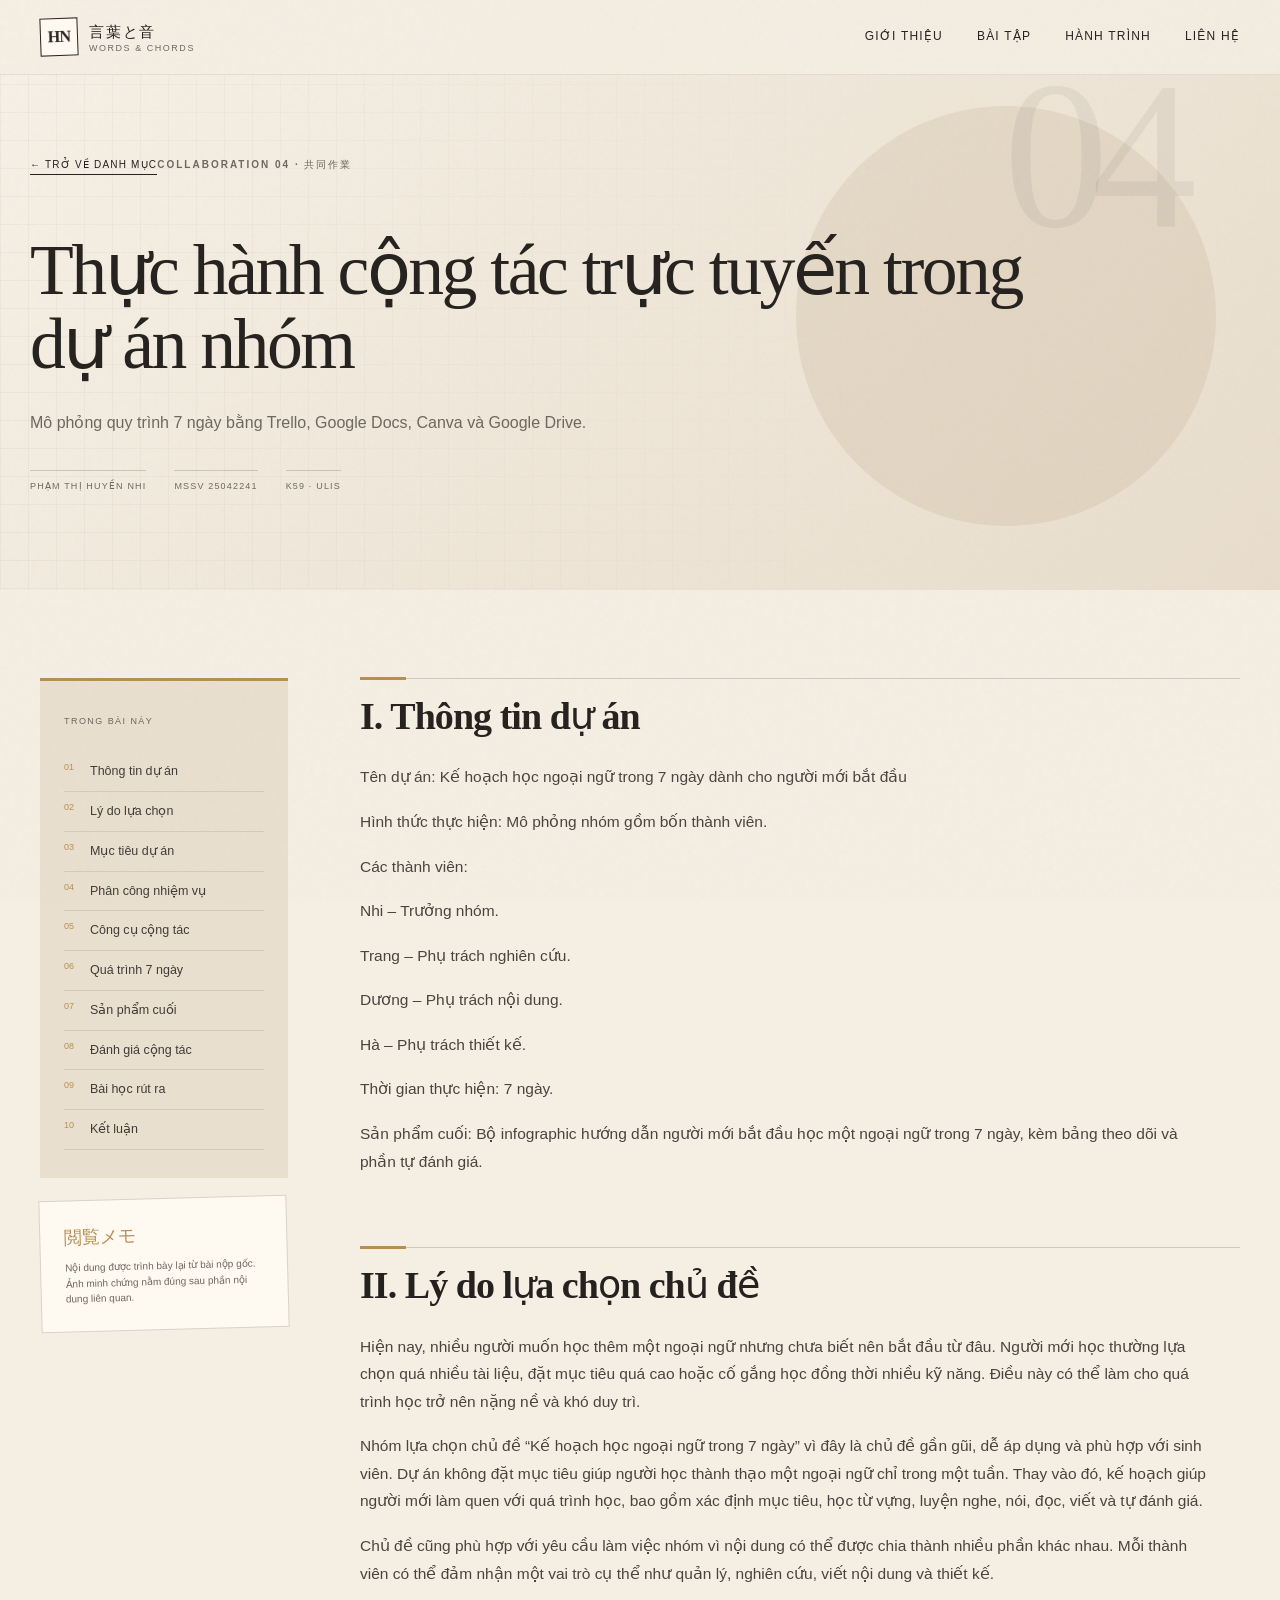
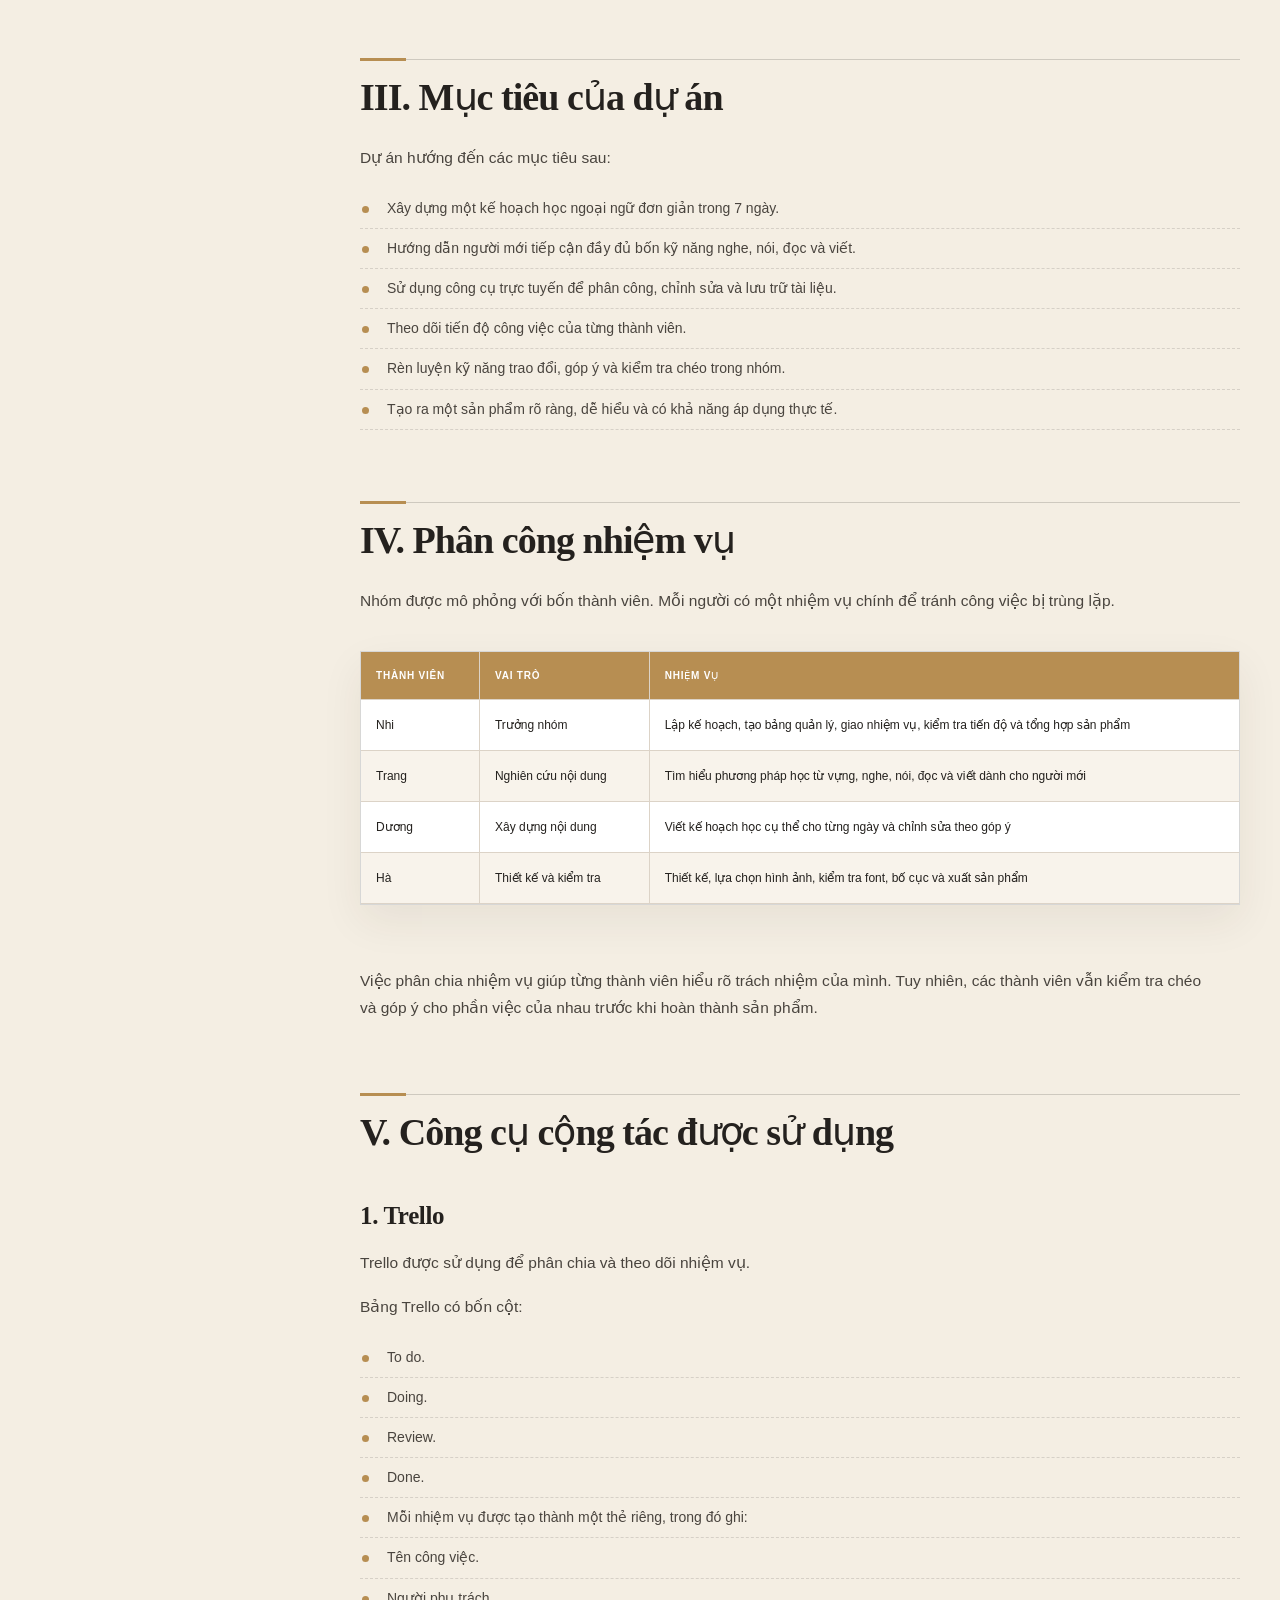
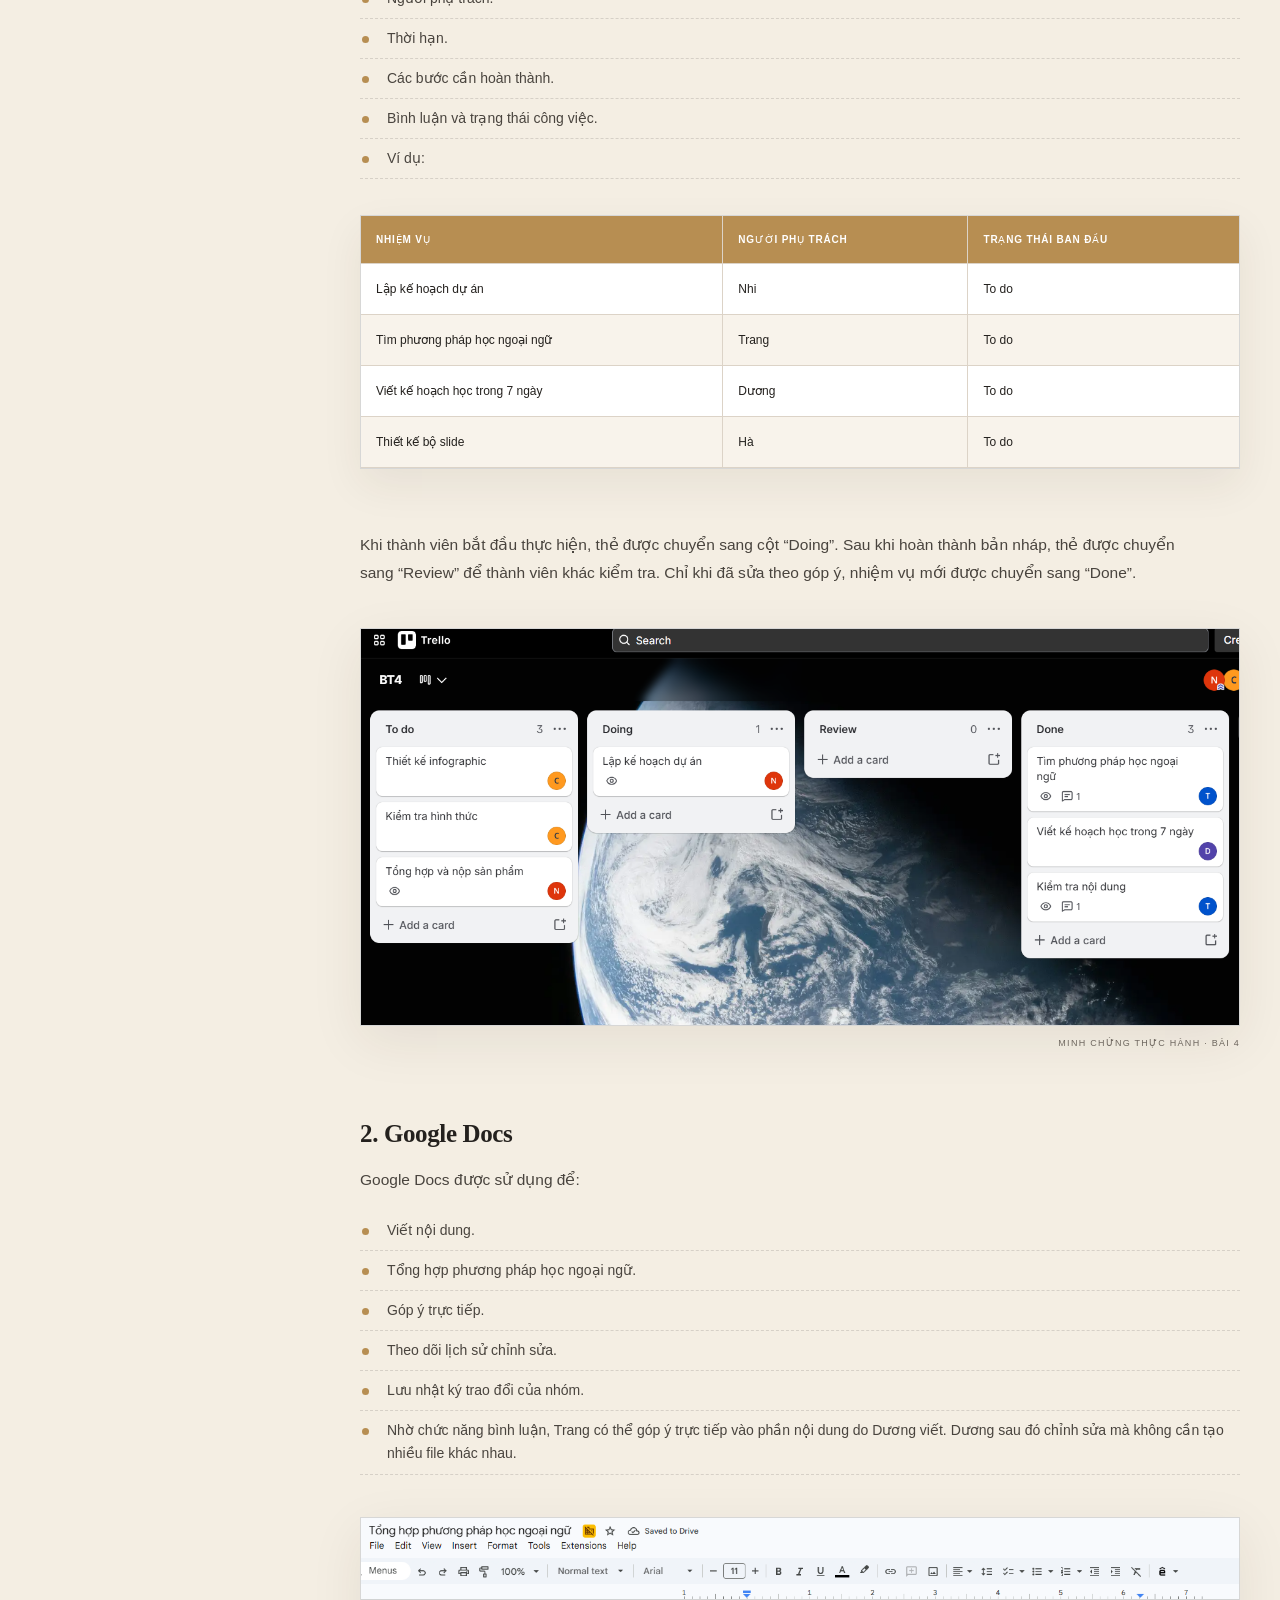
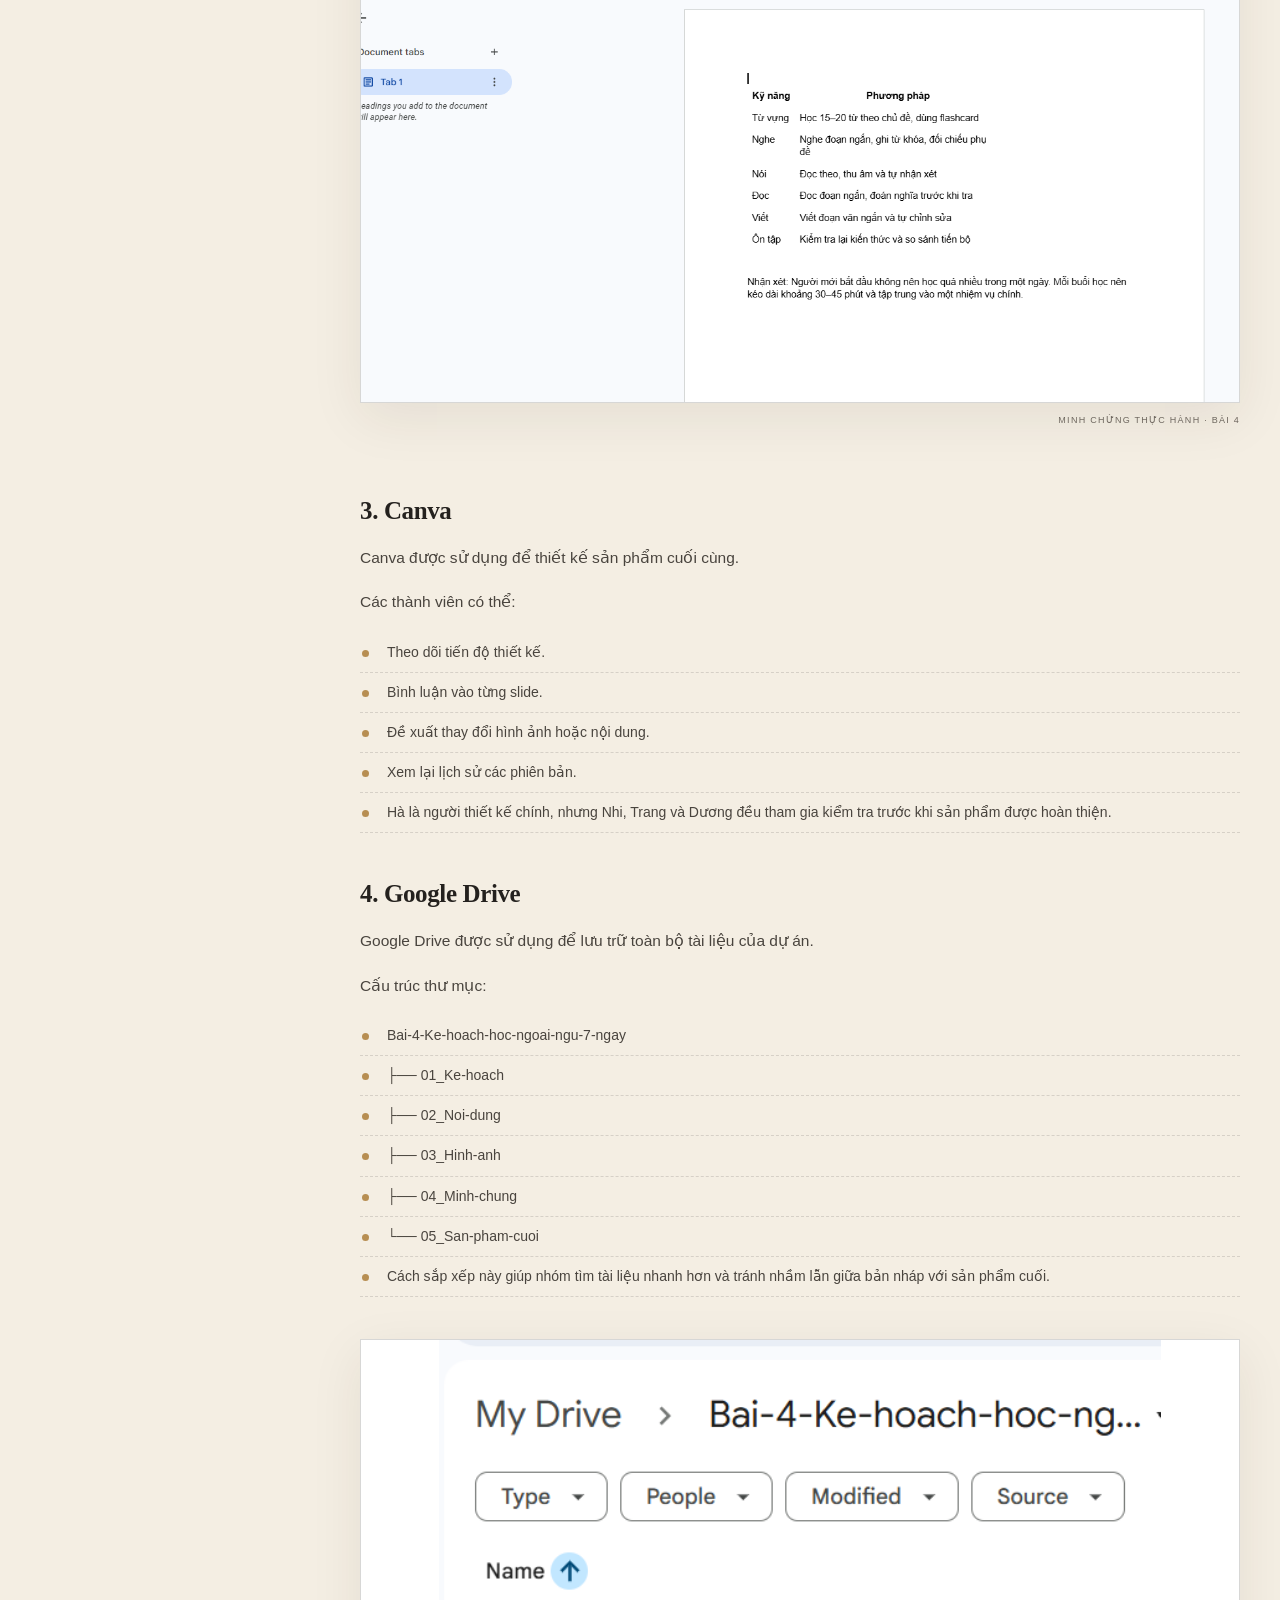
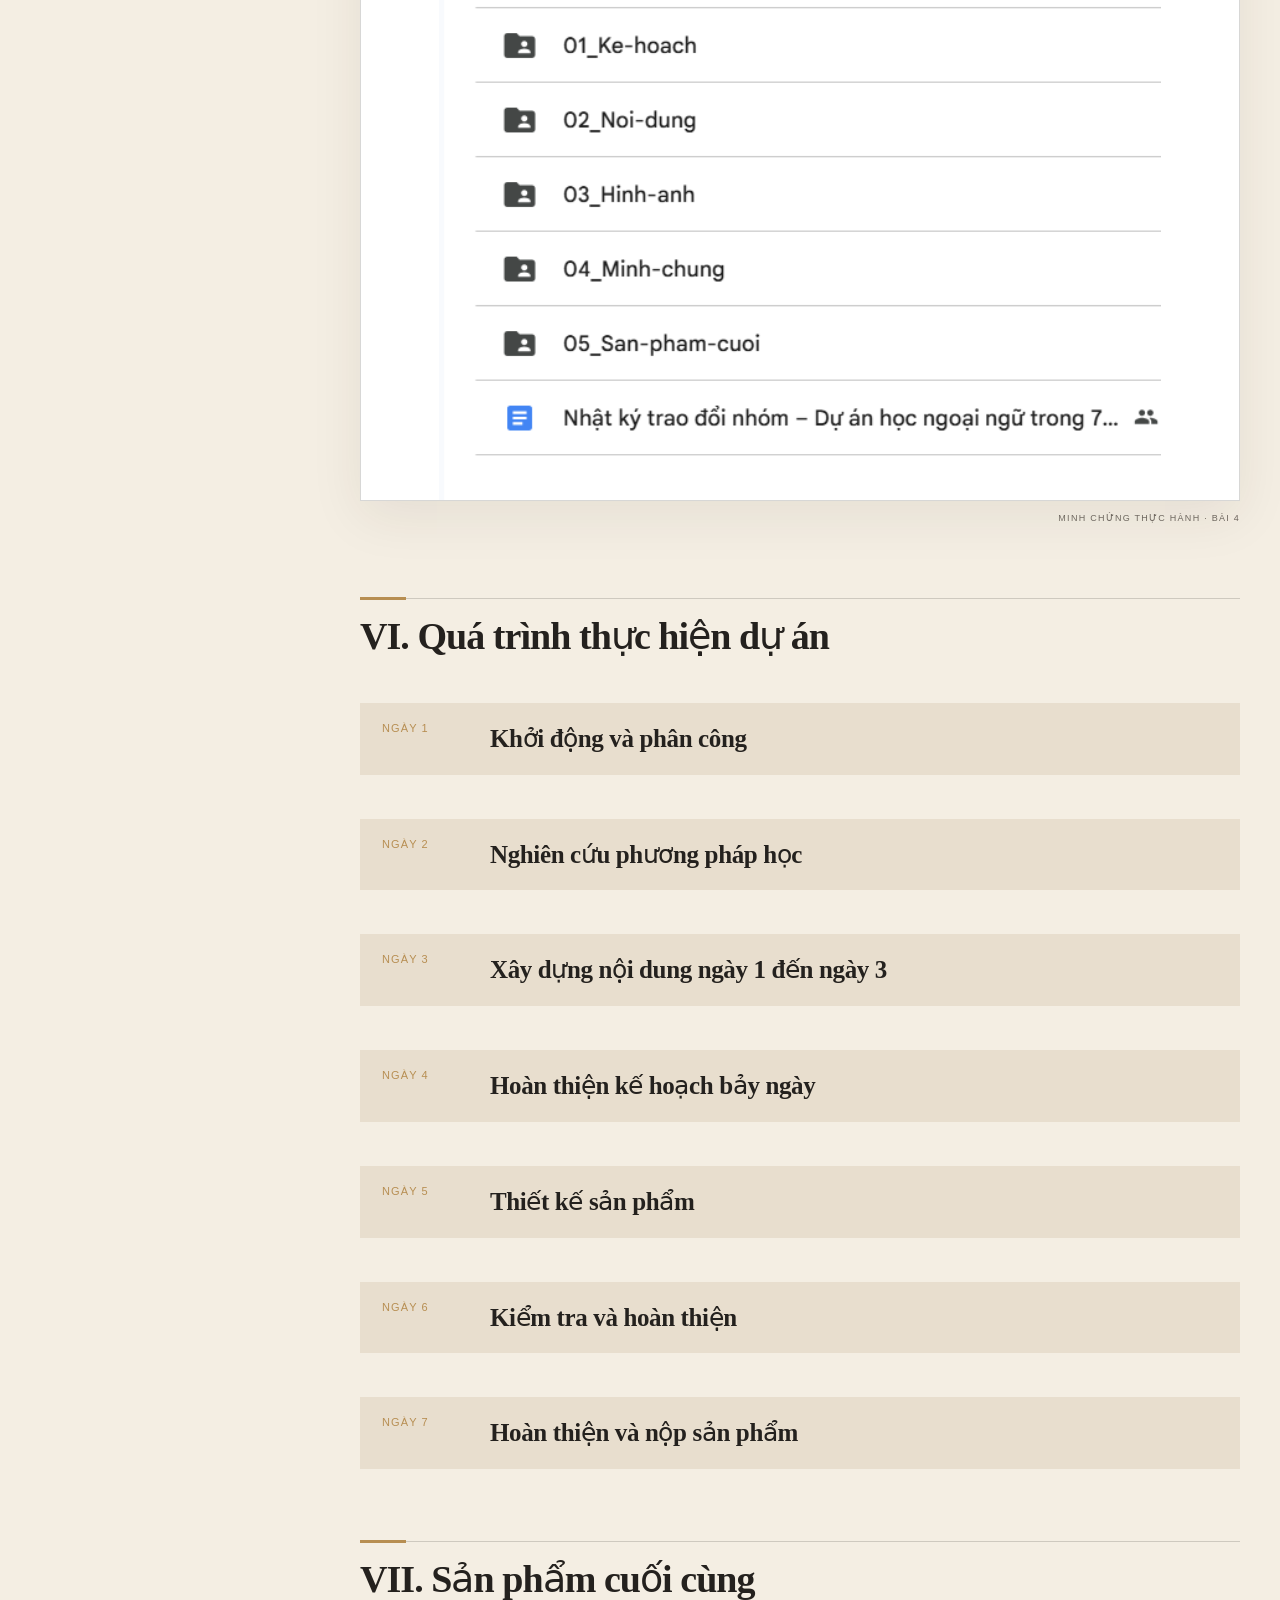
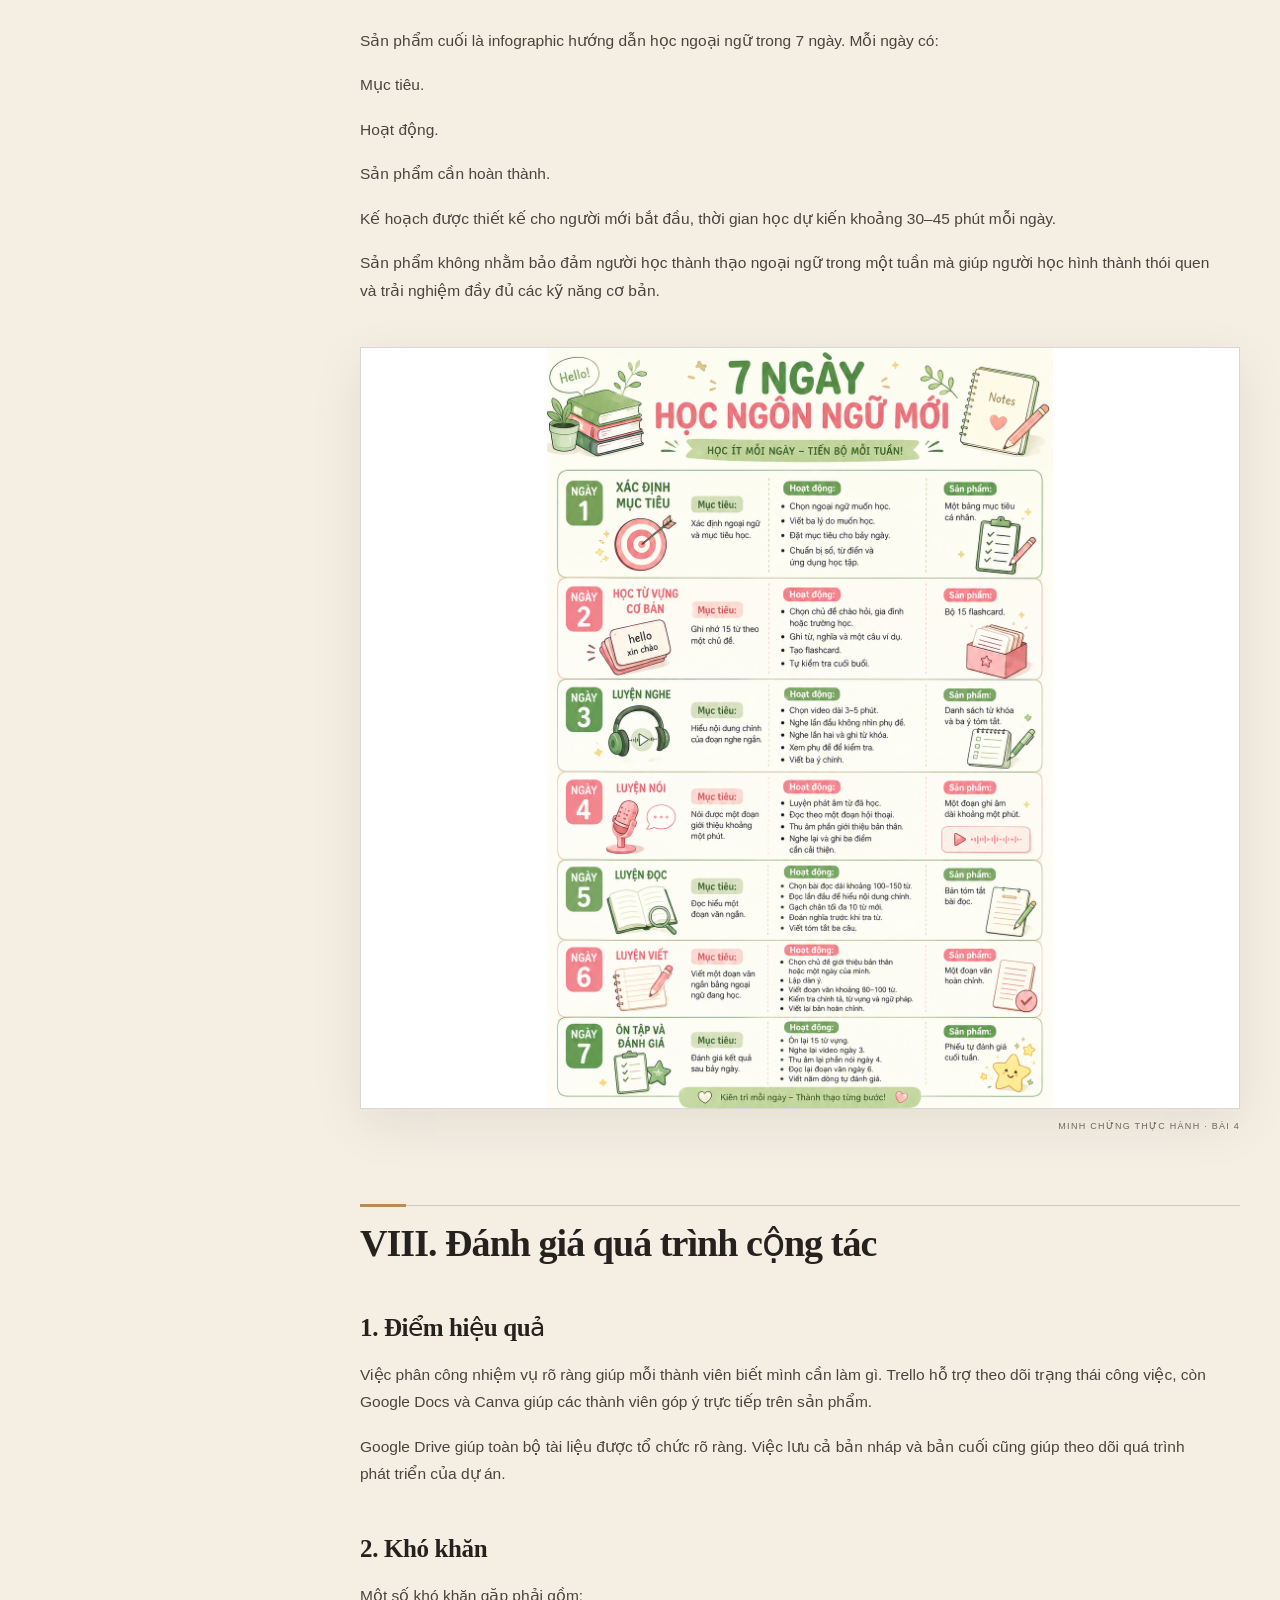
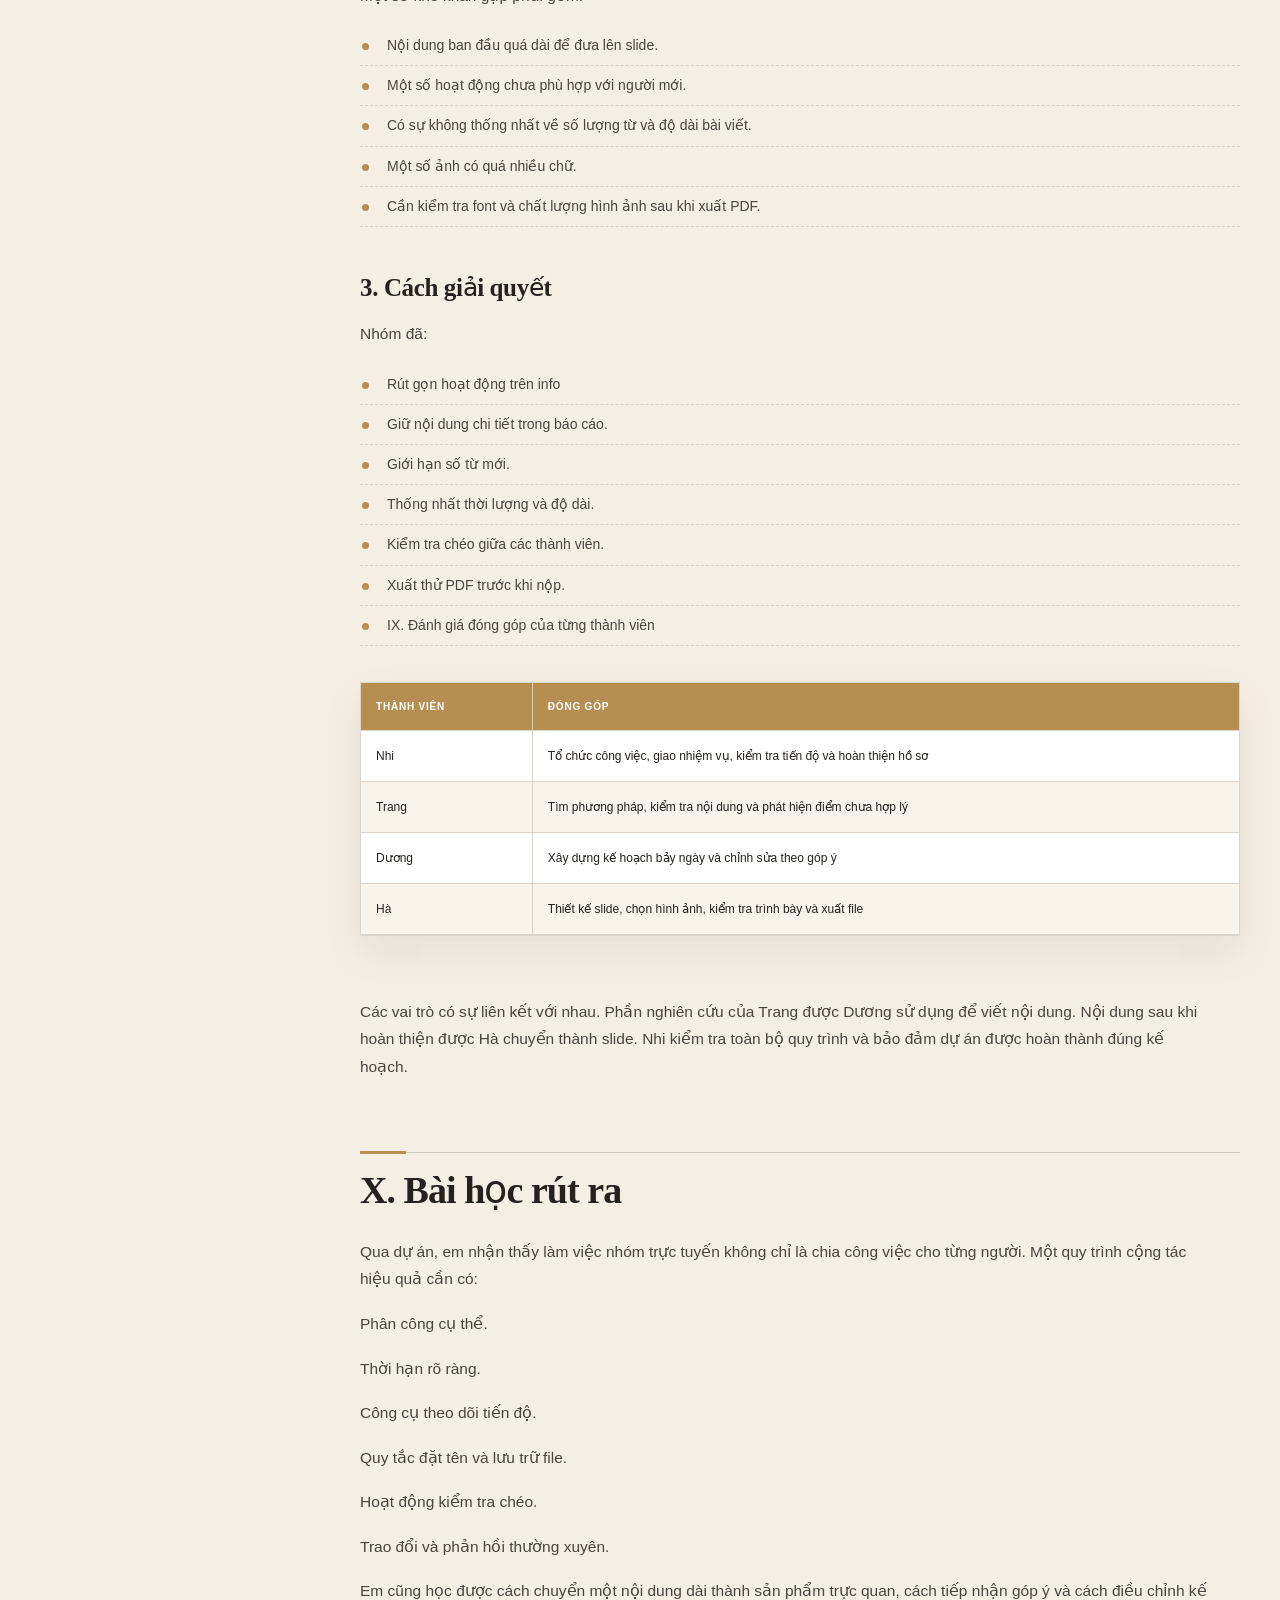
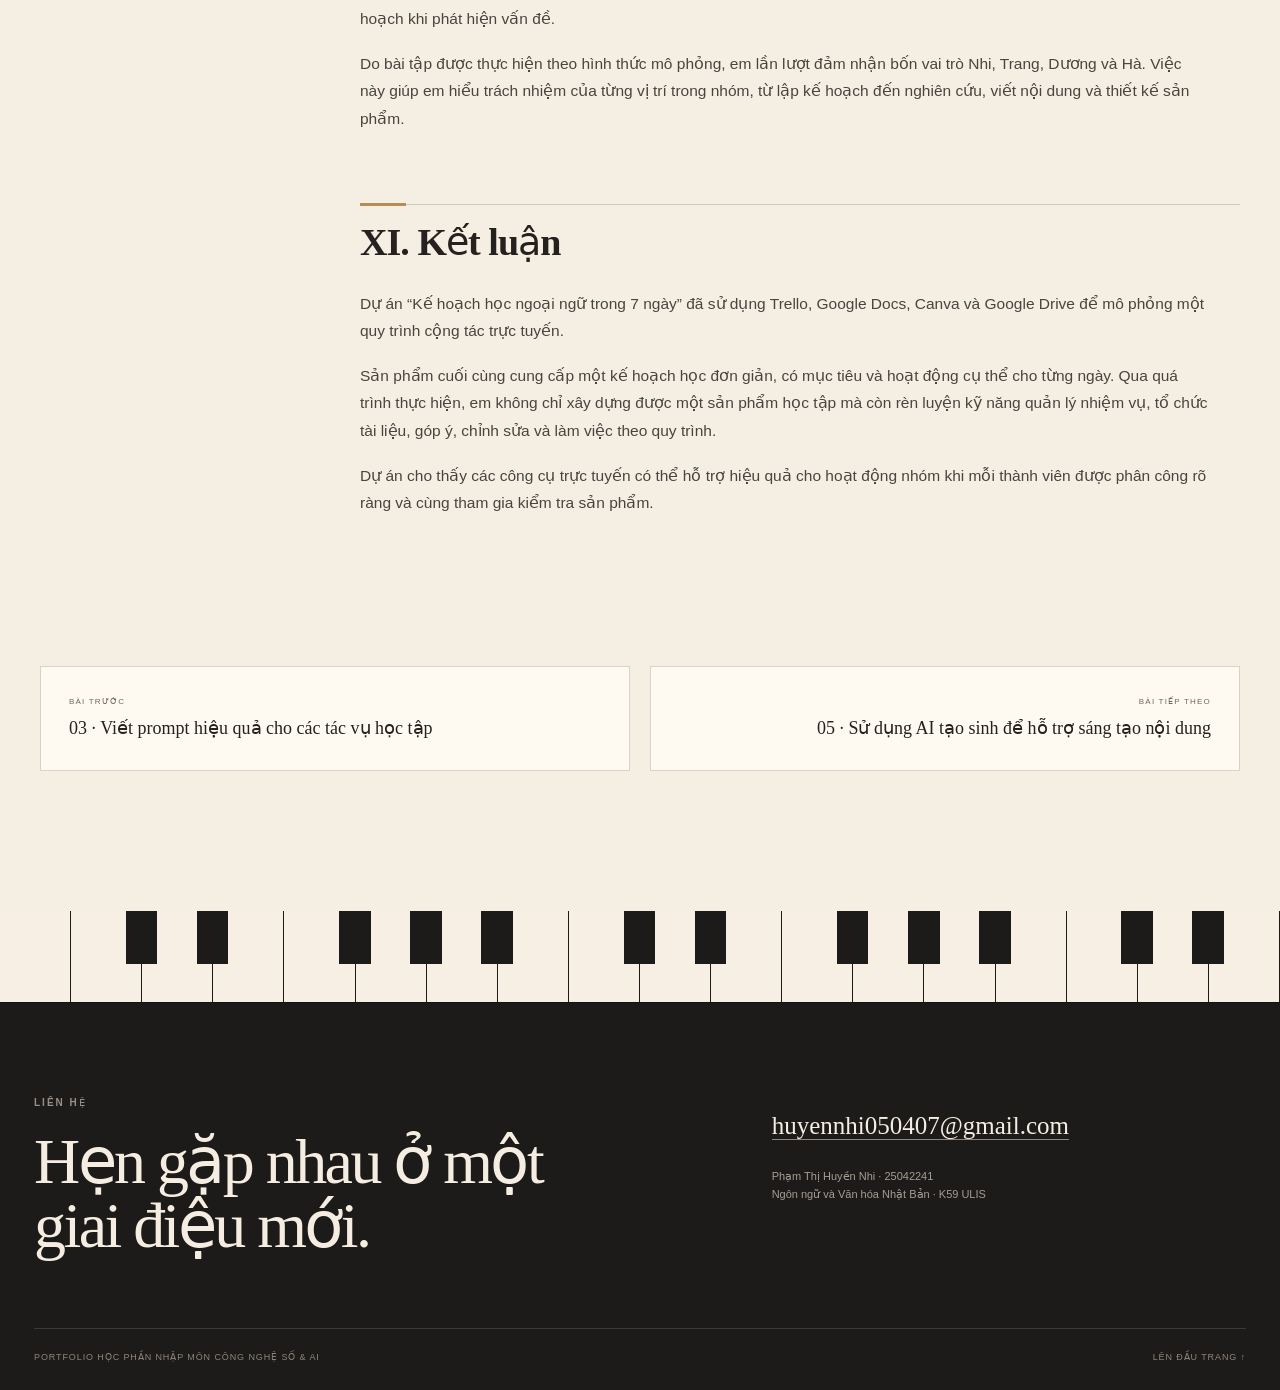
<file: bai-4/index.html>
<!DOCTYPE html>
<html lang="vi"><head><meta charset="utf-8"/><meta content="width=device-width,initial-scale=1" name="viewport"/><meta content="Portfolio học tập của Phạm Thị Huyền Nhi, sinh viên Ngôn ngữ và Văn hóa Nhật Bản, K59 ULIS." name="description"/><meta content="#f4eee3" name="theme-color"/><title>Thực hành cộng tác trực tuyến trong dự án nhóm</title><link href="../assets/favicon.svg" rel="icon" type="image/svg+xml"/><link href="../assets/css/styles.css" rel="stylesheet"/><script defer="" src="../assets/js/main.js"></script></head><body id="top"><header class="site-header"><div class="nav-shell"><a aria-label="Về trang chủ" class="brand" href="../index.html"><span class="brand-mark">HN</span><span><b>言葉と音</b><small>words &amp; chords</small></span></a><nav aria-label="Điều hướng chính" class="desktop-nav"><a href="../index.html#about">Giới thiệu</a><a href="../index.html#projects">Bài tập</a><a href="../index.html#journey">Hành trình</a><a href="../index.html#contact">Liên hệ</a></nav><button aria-controls="mobile-menu" aria-expanded="false" class="menu-button" type="button"><span></span><span></span></button></div><div class="mobile-menu" hidden="" id="mobile-menu"><a href="../index.html#about">Giới thiệu</a><a href="../index.html#projects">Bài tập</a><a href="../index.html#journey">Hành trình</a><a href="../index.html#contact">Liên hệ</a></div></header>
<main class="project-page accent-brass">
<section class="project-hero"><div class="paper-grid"></div><div class="project-hero-inner"><a class="back-link" href="../index.html#projects">← Trở về danh mục</a><div class="project-number">04</div><span class="section-kicker">Collaboration 04 · 共同作業</span><h1>Thực hành cộng tác trực tuyến trong dự án nhóm</h1><p>Mô phỏng quy trình 7 ngày bằng Trello, Google Docs, Canva và Google Drive.</p><div class="project-meta"><span>Phạm Thị Huyền Nhi</span><span>MSSV 25042241</span><span>K59 · ULIS</span></div></div></section>
<section class="article-layout"><aside class="article-aside"><div class="toc-card"><span class="toc-label">Trong bài này</span><ol><li><a href="#section-1">Thông tin dự án</a></li><li><a href="#section-2">Lý do lựa chọn</a></li><li><a href="#section-3">Mục tiêu dự án</a></li><li><a href="#section-4">Phân công nhiệm vụ</a></li><li><a href="#section-5">Công cụ cộng tác</a></li><li><a href="#section-6">Quá trình 7 ngày</a></li><li><a href="#section-7">Sản phẩm cuối</a></li><li><a href="#section-8">Đánh giá cộng tác</a></li><li><a href="#section-9">Bài học rút ra</a></li><li><a href="#section-10">Kết luận</a></li></ol></div><div class="note-card"><span>閲覧メモ</span><p>Nội dung được trình bày lại từ bài nộp gốc. Ảnh minh chứng nằm đúng sau phần nội dung liên quan.</p></div></aside><article class="article-content"><h2 id="section-1">I. Thông tin dự án</h2>
<p>Tên dự án: Kế hoạch học ngoại ngữ trong 7 ngày dành cho người mới bắt đầu</p>
<p>Hình thức thực hiện: Mô phỏng nhóm gồm bốn thành viên.</p>
<p>Các thành viên:</p>
<p>Nhi – Trưởng nhóm.</p>
<p>Trang – Phụ trách nghiên cứu.</p>
<p>Dương – Phụ trách nội dung.</p>
<p>Hà – Phụ trách thiết kế.</p>
<p>Thời gian thực hiện: 7 ngày.</p>
<p>Sản phẩm cuối: Bộ infographic hướng dẫn người mới bắt đầu học một ngoại ngữ trong 7 ngày, kèm bảng theo dõi và phần tự đánh giá.</p>
<h2 id="section-2">II. Lý do lựa chọn chủ đề</h2>
<p>Hiện nay, nhiều người muốn học thêm một ngoại ngữ nhưng chưa biết nên bắt đầu từ đâu. Người mới học thường lựa chọn quá nhiều tài liệu, đặt mục tiêu quá cao hoặc cố gắng học đồng thời nhiều kỹ năng. Điều này có thể làm cho quá trình học trở nên nặng nề và khó duy trì.</p>
<p>Nhóm lựa chọn chủ đề “Kế hoạch học ngoại ngữ trong 7 ngày” vì đây là chủ đề gần gũi, dễ áp dụng và phù hợp với sinh viên. Dự án không đặt mục tiêu giúp người học thành thạo một ngoại ngữ chỉ trong một tuần. Thay vào đó, kế hoạch giúp người mới làm quen với quá trình học, bao gồm xác định mục tiêu, học từ vựng, luyện nghe, nói, đọc, viết và tự đánh giá.</p>
<p>Chủ đề cũng phù hợp với yêu cầu làm việc nhóm vì nội dung có thể được chia thành nhiều phần khác nhau. Mỗi thành viên có thể đảm nhận một vai trò cụ thể như quản lý, nghiên cứu, viết nội dung và thiết kế.</p>
<h2 id="section-3">III. Mục tiêu của dự án</h2>
<p>Dự án hướng đến các mục tiêu sau:</p>
<ul class="article-list">
<li>Xây dựng một kế hoạch học ngoại ngữ đơn giản trong 7 ngày.</li>
<li>Hướng dẫn người mới tiếp cận đầy đủ bốn kỹ năng nghe, nói, đọc và viết.</li>
<li>Sử dụng công cụ trực tuyến để phân công, chỉnh sửa và lưu trữ tài liệu.</li>
<li>Theo dõi tiến độ công việc của từng thành viên.</li>
<li>Rèn luyện kỹ năng trao đổi, góp ý và kiểm tra chéo trong nhóm.</li>
<li>Tạo ra một sản phẩm rõ ràng, dễ hiểu và có khả năng áp dụng thực tế.</li>
</ul>
<h2 id="section-4">IV. Phân công nhiệm vụ</h2>
<p>Nhóm được mô phỏng với bốn thành viên. Mỗi người có một nhiệm vụ chính để tránh công việc bị trùng lặp.</p>
<div aria-label="Bảng nội dung" class="table-scroll" role="region" tabindex="0"><table><thead><tr><th>Thành viên</th><th>Vai trò</th><th>Nhiệm vụ</th></tr></thead><tbody>
<tr><td>Nhi</td><td>Trưởng nhóm</td><td>Lập kế hoạch, tạo bảng quản lý, giao nhiệm vụ, kiểm tra tiến độ và tổng hợp sản phẩm</td></tr>
<tr><td>Trang</td><td>Nghiên cứu nội dung</td><td>Tìm hiểu phương pháp học từ vựng, nghe, nói, đọc và viết dành cho người mới</td></tr>
<tr><td>Dương</td><td>Xây dựng nội dung</td><td>Viết kế hoạch học cụ thể cho từng ngày và chỉnh sửa theo góp ý</td></tr>
<tr><td>Hà</td><td>Thiết kế và kiểm tra</td><td>Thiết kế, lựa chọn hình ảnh, kiểm tra font, bố cục và xuất sản phẩm</td></tr>
</tbody></table></div>
<p>Việc phân chia nhiệm vụ giúp từng thành viên hiểu rõ trách nhiệm của mình. Tuy nhiên, các thành viên vẫn kiểm tra chéo và góp ý cho phần việc của nhau trước khi hoàn thành sản phẩm.</p>
<h2 id="section-5">V. Công cụ cộng tác được sử dụng</h2>
<h3>1. Trello</h3>
<p>Trello được sử dụng để phân chia và theo dõi nhiệm vụ.</p>
<p>Bảng Trello có bốn cột:</p>
<ul class="article-list">
<li>To do.</li>
<li>Doing.</li>
<li>Review.</li>
<li>Done.</li>
<li>Mỗi nhiệm vụ được tạo thành một thẻ riêng, trong đó ghi:</li>
<li>Tên công việc.</li>
<li>Người phụ trách.</li>
<li>Thời hạn.</li>
<li>Các bước cần hoàn thành.</li>
<li>Bình luận và trạng thái công việc.</li>
<li>Ví dụ:</li>
</ul>
<div aria-label="Bảng nội dung" class="table-scroll" role="region" tabindex="0"><table><thead><tr><th>Nhiệm vụ</th><th>Người phụ trách</th><th>Trạng thái ban đầu</th></tr></thead><tbody>
<tr><td>Lập kế hoạch dự án</td><td>Nhi</td><td>To do</td></tr>
<tr><td>Tìm phương pháp học ngoại ngữ</td><td>Trang</td><td>To do</td></tr>
<tr><td>Viết kế hoạch học trong 7 ngày</td><td>Dương</td><td>To do</td></tr>
<tr><td>Thiết kế bộ slide</td><td>Hà</td><td>To do</td></tr>
</tbody></table></div>
<p>Khi thành viên bắt đầu thực hiện, thẻ được chuyển sang cột “Doing”. Sau khi hoàn thành bản nháp, thẻ được chuyển sang “Review” để thành viên khác kiểm tra. Chỉ khi đã sửa theo góp ý, nhiệm vụ mới được chuyển sang “Done”.</p>
<figure class="evidence"><button aria-label="Mở ảnh minh chứng" class="image-zoom" data-image="../assets/images/projects/bai-4-01.png" type="button"><img alt="Minh chứng thực hành Bài 4" loading="lazy" src="../assets/images/projects/bai-4-01.png"/></button><figcaption>Minh chứng thực hành · Bài 4</figcaption></figure>
<h3>2. Google Docs</h3>
<p>Google Docs được sử dụng để:</p>
<ul class="article-list">
<li>Viết nội dung.</li>
<li>Tổng hợp phương pháp học ngoại ngữ.</li>
<li>Góp ý trực tiếp.</li>
<li>Theo dõi lịch sử chỉnh sửa.</li>
<li>Lưu nhật ký trao đổi của nhóm.</li>
<li>Nhờ chức năng bình luận, Trang có thể góp ý trực tiếp vào phần nội dung do Dương viết. Dương sau đó chỉnh sửa mà không cần tạo nhiều file khác nhau.</li>
</ul>
<figure class="evidence"><button aria-label="Mở ảnh minh chứng" class="image-zoom" data-image="../assets/images/projects/bai-4-02.png" type="button"><img alt="Minh chứng thực hành Bài 4" loading="lazy" src="../assets/images/projects/bai-4-02.png"/></button><figcaption>Minh chứng thực hành · Bài 4</figcaption></figure>
<h3>3. Canva</h3>
<p>Canva được sử dụng để thiết kế sản phẩm cuối cùng.</p>
<p>Các thành viên có thể:</p>
<ul class="article-list">
<li>Theo dõi tiến độ thiết kế.</li>
<li>Bình luận vào từng slide.</li>
<li>Đề xuất thay đổi hình ảnh hoặc nội dung.</li>
<li>Xem lại lịch sử các phiên bản.</li>
<li>Hà là người thiết kế chính, nhưng Nhi, Trang và Dương đều tham gia kiểm tra trước khi sản phẩm được hoàn thiện.</li>
</ul>
<h3>4. Google Drive</h3>
<p>Google Drive được sử dụng để lưu trữ toàn bộ tài liệu của dự án.</p>
<p>Cấu trúc thư mục:</p>
<ul class="article-list">
<li>Bai-4-Ke-hoach-hoc-ngoai-ngu-7-ngay</li>
<li>├── 01_Ke-hoach</li>
<li>├── 02_Noi-dung</li>
<li>├── 03_Hinh-anh</li>
<li>├── 04_Minh-chung</li>
<li>└── 05_San-pham-cuoi</li>
<li>Cách sắp xếp này giúp nhóm tìm tài liệu nhanh hơn và tránh nhầm lẫn giữa bản nháp với sản phẩm cuối.</li>
</ul>
<figure class="evidence"><button aria-label="Mở ảnh minh chứng" class="image-zoom" data-image="../assets/images/projects/bai-4-03.png" type="button"><img alt="Minh chứng thực hành Bài 4" loading="lazy" src="../assets/images/projects/bai-4-03.png"/></button><figcaption>Minh chứng thực hành · Bài 4</figcaption></figure>
<h2 id="section-6">VI. Quá trình thực hiện dự án</h2>
<h3 class="day-heading"><span>Ngày 1</span>Khởi động và phân công</h3>
<h3 class="day-heading"><span>Ngày 2</span>Nghiên cứu phương pháp học</h3>
<h3 class="day-heading"><span>Ngày 3</span>Xây dựng nội dung ngày 1 đến ngày 3</h3>
<h3 class="day-heading"><span>Ngày 4</span>Hoàn thiện kế hoạch bảy ngày</h3>
<h3 class="day-heading"><span>Ngày 5</span>Thiết kế sản phẩm</h3>
<h3 class="day-heading"><span>Ngày 6</span>Kiểm tra và hoàn thiện</h3>
<h3 class="day-heading"><span>Ngày 7</span>Hoàn thiện và nộp sản phẩm</h3>
<h2 id="section-7">VII. Sản phẩm cuối cùng</h2>
<p>Sản phẩm cuối là infographic hướng dẫn học ngoại ngữ trong 7 ngày. Mỗi ngày có:</p>
<p>Mục tiêu.</p>
<p>Hoạt động.</p>
<p>Sản phẩm cần hoàn thành.</p>
<p>Kế hoạch được thiết kế cho người mới bắt đầu, thời gian học dự kiến khoảng 30–45 phút mỗi ngày.</p>
<p>Sản phẩm không nhằm bảo đảm người học thành thạo ngoại ngữ trong một tuần mà giúp người học hình thành thói quen và trải nghiệm đầy đủ các kỹ năng cơ bản.</p>
<figure class="evidence"><button aria-label="Mở ảnh minh chứng" class="image-zoom" data-image="../assets/images/projects/bai-4-04.png" type="button"><img alt="Minh chứng thực hành Bài 4" loading="lazy" src="../assets/images/projects/bai-4-04.png"/></button><figcaption>Minh chứng thực hành · Bài 4</figcaption></figure>
<h2 id="section-8">VIII. Đánh giá quá trình cộng tác</h2>
<h3>1. Điểm hiệu quả</h3>
<p>Việc phân công nhiệm vụ rõ ràng giúp mỗi thành viên biết mình cần làm gì. Trello hỗ trợ theo dõi trạng thái công việc, còn Google Docs và Canva giúp các thành viên góp ý trực tiếp trên sản phẩm.</p>
<p>Google Drive giúp toàn bộ tài liệu được tổ chức rõ ràng. Việc lưu cả bản nháp và bản cuối cũng giúp theo dõi quá trình phát triển của dự án.</p>
<h3>2. Khó khăn</h3>
<p>Một số khó khăn gặp phải gồm:</p>
<ul class="article-list">
<li>Nội dung ban đầu quá dài để đưa lên slide.</li>
<li>Một số hoạt động chưa phù hợp với người mới.</li>
<li>Có sự không thống nhất về số lượng từ và độ dài bài viết.</li>
<li>Một số ảnh có quá nhiều chữ.</li>
<li>Cần kiểm tra font và chất lượng hình ảnh sau khi xuất PDF.</li>
</ul>
<h3>3. Cách giải quyết</h3>
<p>Nhóm đã:</p>
<ul class="article-list">
<li>Rút gọn hoạt động trên info</li>
<li>Giữ nội dung chi tiết trong báo cáo.</li>
<li>Giới hạn số từ mới.</li>
<li>Thống nhất thời lượng và độ dài.</li>
<li>Kiểm tra chéo giữa các thành viên.</li>
<li>Xuất thử PDF trước khi nộp.</li>
<li>IX. Đánh giá đóng góp của từng thành viên</li>
</ul>
<div aria-label="Bảng nội dung" class="table-scroll" role="region" tabindex="0"><table><thead><tr><th>Thành viên</th><th>Đóng góp</th></tr></thead><tbody>
<tr><td>Nhi</td><td>Tổ chức công việc, giao nhiệm vụ, kiểm tra tiến độ và hoàn thiện hồ sơ</td></tr>
<tr><td>Trang</td><td>Tìm phương pháp, kiểm tra nội dung và phát hiện điểm chưa hợp lý</td></tr>
<tr><td>Dương</td><td>Xây dựng kế hoạch bảy ngày và chỉnh sửa theo góp ý</td></tr>
<tr><td>Hà</td><td>Thiết kế slide, chọn hình ảnh, kiểm tra trình bày và xuất file</td></tr>
</tbody></table></div>
<p>Các vai trò có sự liên kết với nhau. Phần nghiên cứu của Trang được Dương sử dụng để viết nội dung. Nội dung sau khi hoàn thiện được Hà chuyển thành slide. Nhi kiểm tra toàn bộ quy trình và bảo đảm dự án được hoàn thành đúng kế hoạch.</p>
<h2 id="section-9">X. Bài học rút ra</h2>
<p>Qua dự án, em nhận thấy làm việc nhóm trực tuyến không chỉ là chia công việc cho từng người. Một quy trình cộng tác hiệu quả cần có:</p>
<p>Phân công cụ thể.</p>
<p>Thời hạn rõ ràng.</p>
<p>Công cụ theo dõi tiến độ.</p>
<p>Quy tắc đặt tên và lưu trữ file.</p>
<p>Hoạt động kiểm tra chéo.</p>
<p>Trao đổi và phản hồi thường xuyên.</p>
<p>Em cũng học được cách chuyển một nội dung dài thành sản phẩm trực quan, cách tiếp nhận góp ý và cách điều chỉnh kế hoạch khi phát hiện vấn đề.</p>
<p>Do bài tập được thực hiện theo hình thức mô phỏng, em lần lượt đảm nhận bốn vai trò Nhi, Trang, Dương và Hà. Việc này giúp em hiểu trách nhiệm của từng vị trí trong nhóm, từ lập kế hoạch đến nghiên cứu, viết nội dung và thiết kế sản phẩm.</p>
<h2 id="section-10">XI. Kết luận</h2>
<p>Dự án “Kế hoạch học ngoại ngữ trong 7 ngày” đã sử dụng Trello, Google Docs, Canva và Google Drive để mô phỏng một quy trình cộng tác trực tuyến.</p>
<p>Sản phẩm cuối cùng cung cấp một kế hoạch học đơn giản, có mục tiêu và hoạt động cụ thể cho từng ngày. Qua quá trình thực hiện, em không chỉ xây dựng được một sản phẩm học tập mà còn rèn luyện kỹ năng quản lý nhiệm vụ, tổ chức tài liệu, góp ý, chỉnh sửa và làm việc theo quy trình.</p>
<p>Dự án cho thấy các công cụ trực tuyến có thể hỗ trợ hiệu quả cho hoạt động nhóm khi mỗi thành viên được phân công rõ ràng và cùng tham gia kiểm tra sản phẩm.</p></article></section>
<nav aria-label="Chuyển bài" class="project-pagination"><a href="../bai-3/"><small>Bài trước</small><strong>03 · Viết prompt hiệu quả cho các tác vụ học tập</strong></a><a href="../bai-5/"><small>Bài tiếp theo</small><strong>05 · Sử dụng AI tạo sinh để hỗ trợ sáng tạo nội dung</strong></a></nav>
</main><footer class="site-footer" id="contact"><div aria-hidden="true" class="piano-keys"><i></i><i></i><i></i><i></i><i></i><i></i><i></i><i></i><i></i><i></i><i></i><i></i><i></i><i></i><i></i><i></i><i></i><i></i></div><div class="footer-grid"><div><span class="section-kicker">Liên hệ</span><h2>Hẹn gặp nhau ở một<br/>giai điệu mới.</h2></div><div class="footer-contact"><a href="mailto:huyennhi050407@gmail.com">huyennhi050407@gmail.com</a><p>Phạm Thị Huyền Nhi · 25042241<br/>Ngôn ngữ và Văn hóa Nhật Bản · K59 ULIS</p></div></div><div class="footer-bottom"><span>Portfolio học phần Nhập môn Công nghệ số &amp; AI</span><a href="#top">Lên đầu trang ↑</a></div></footer><div aria-label="Xem ảnh" aria-modal="true" class="lightbox" hidden="" role="dialog"><button aria-label="Đóng ảnh" class="lightbox-close">×</button><img alt="Ảnh minh chứng phóng lớn"/></div></body></html>
</file>
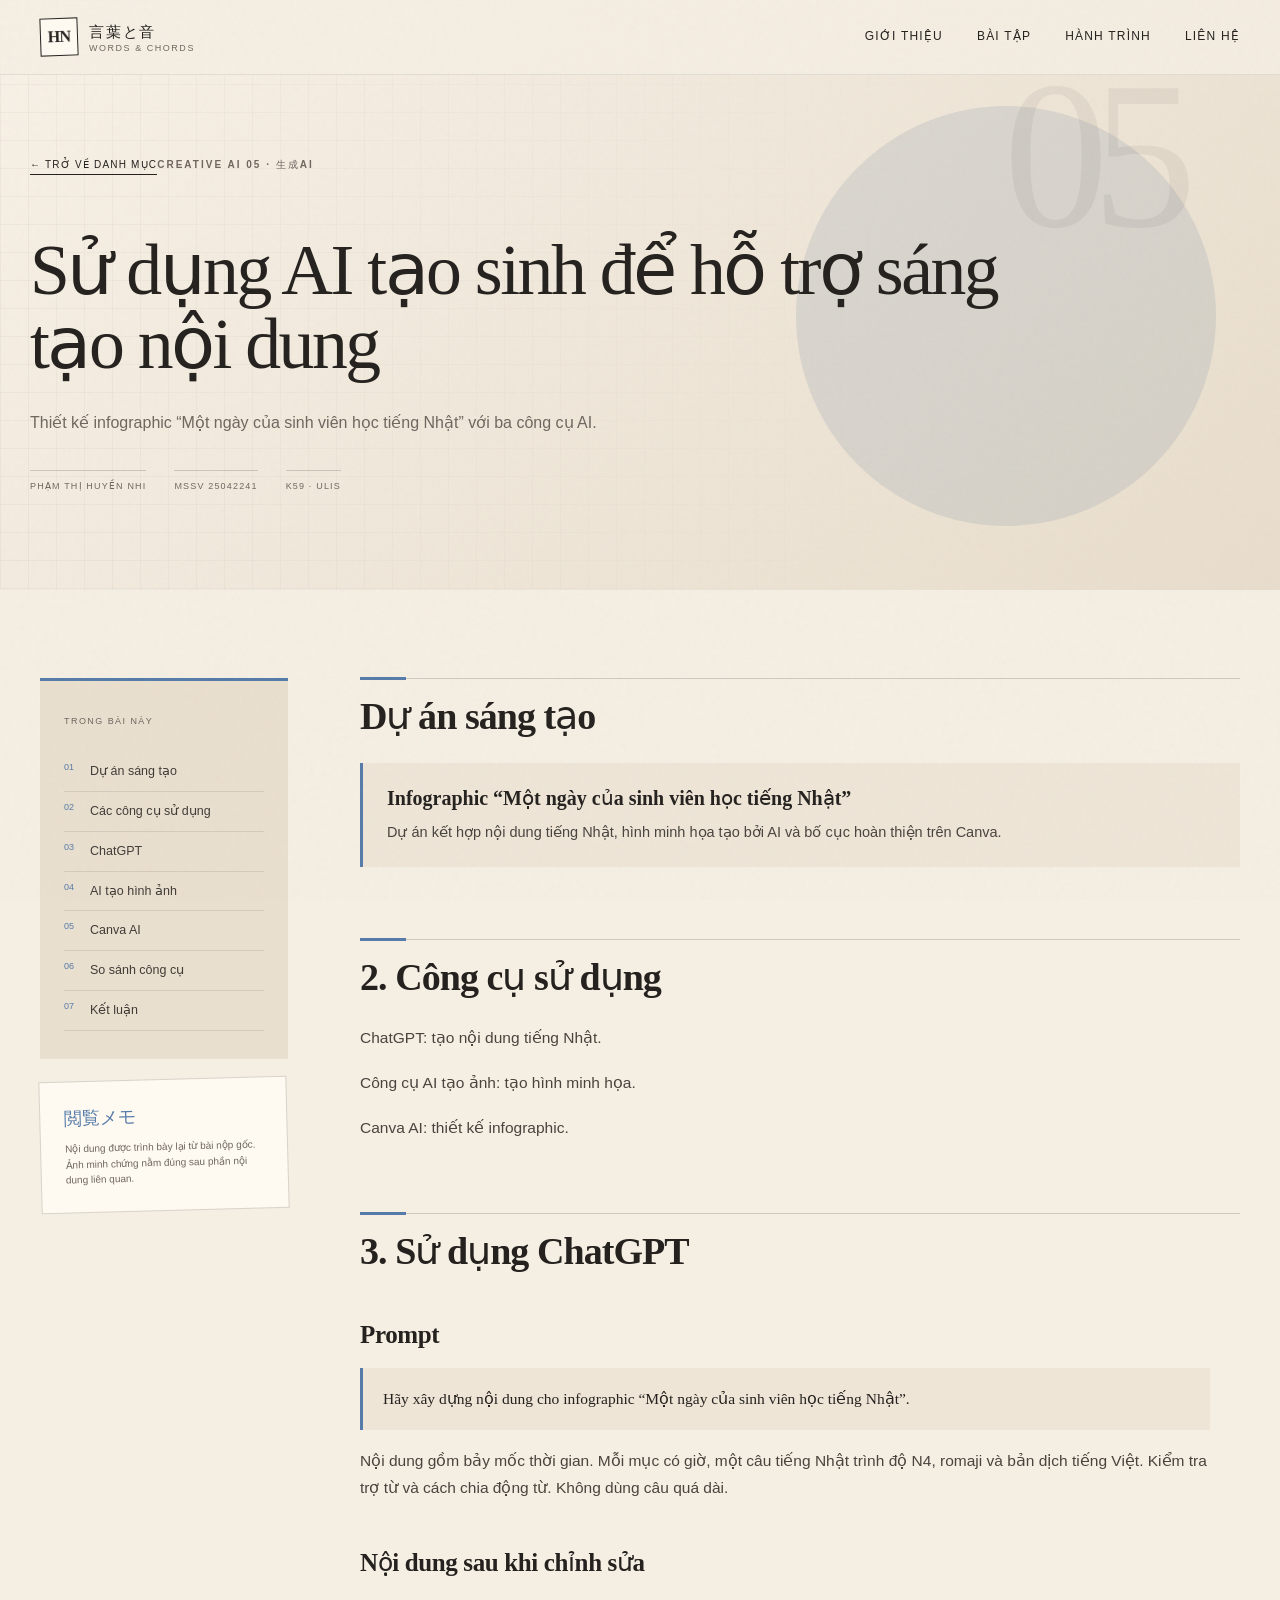
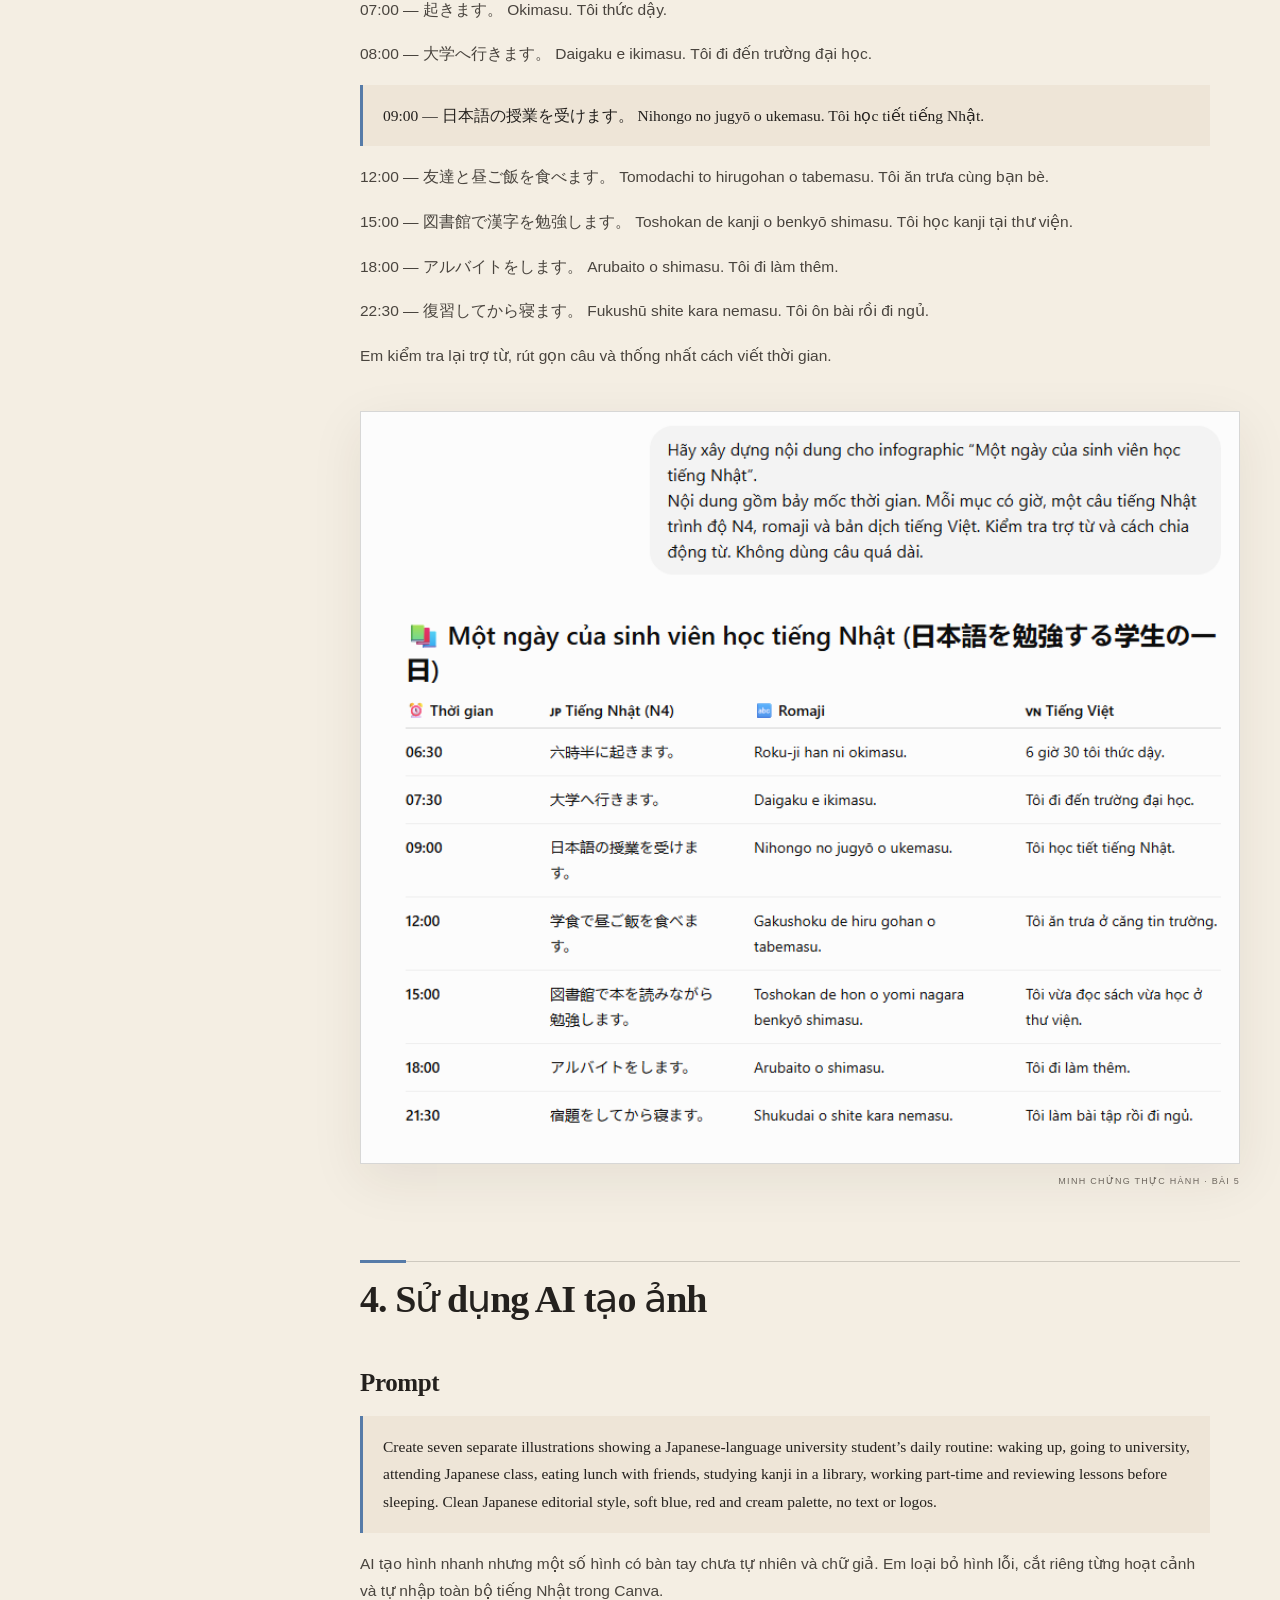
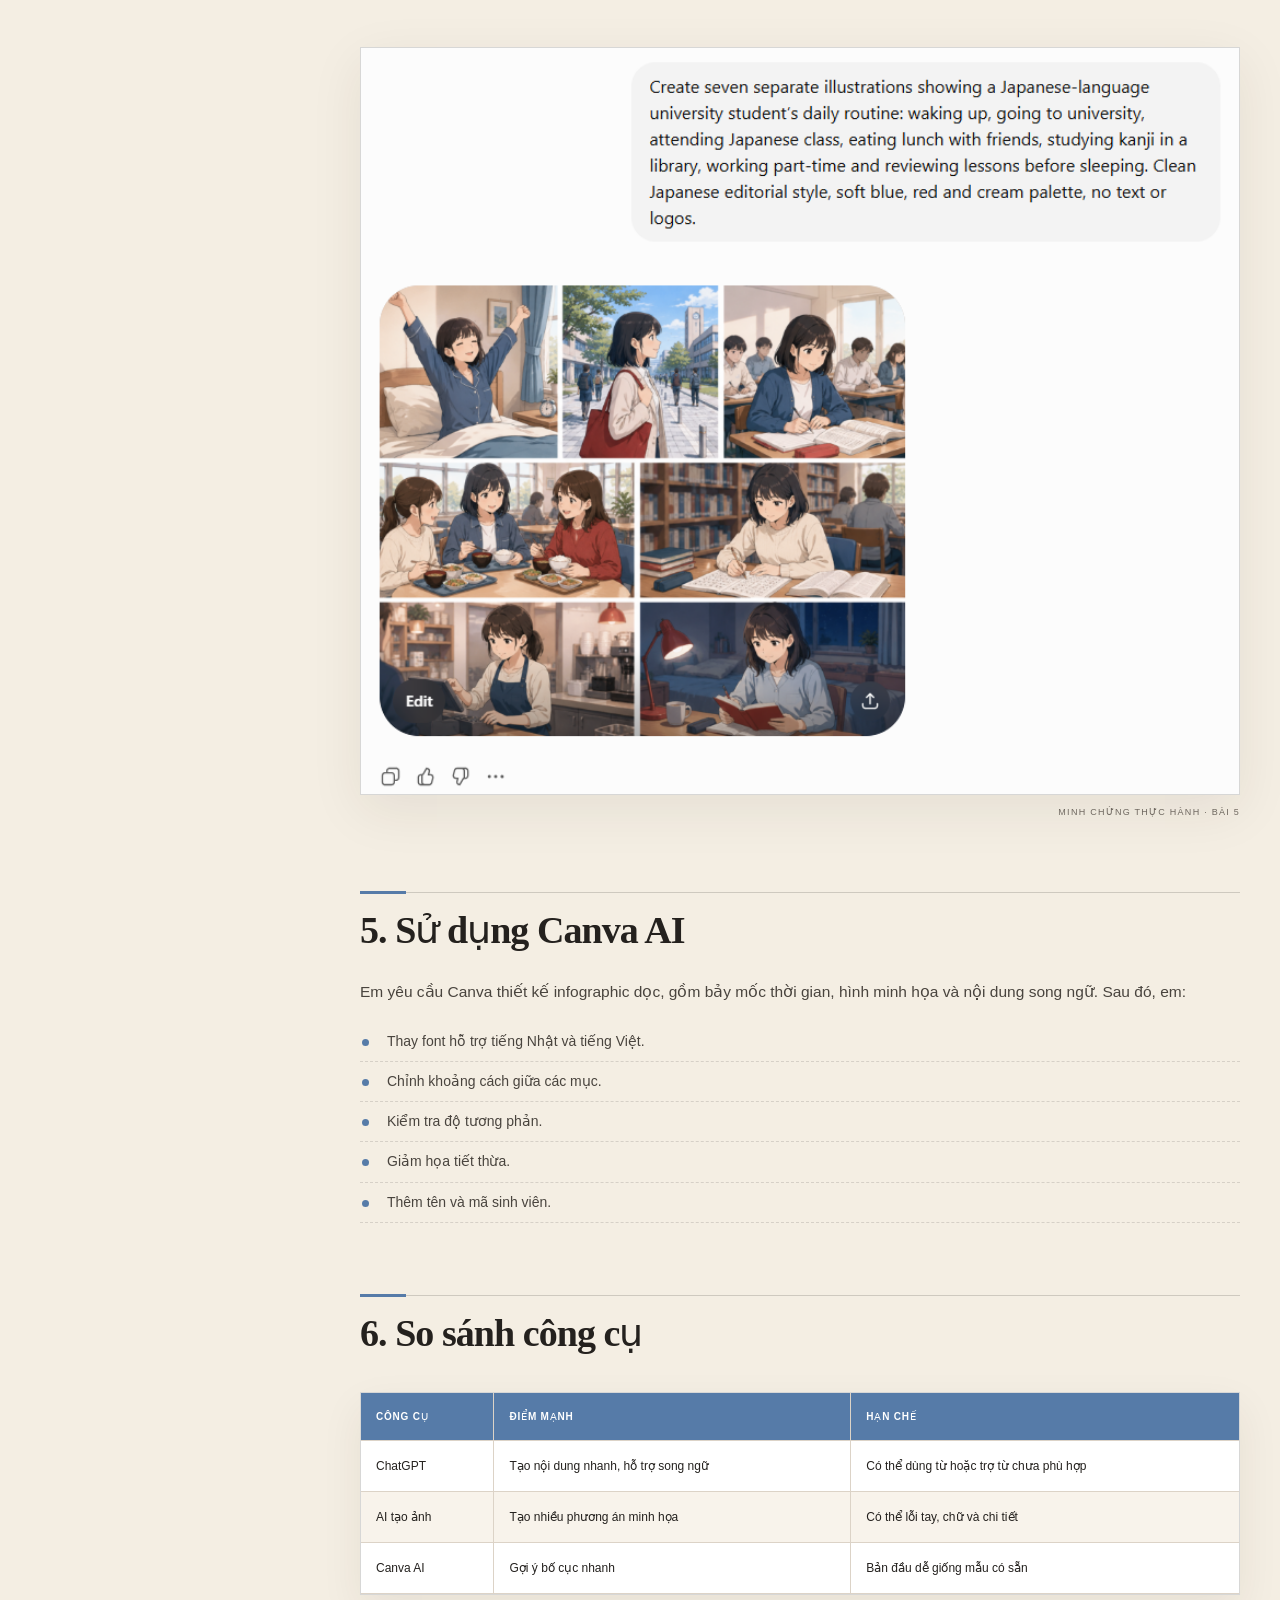
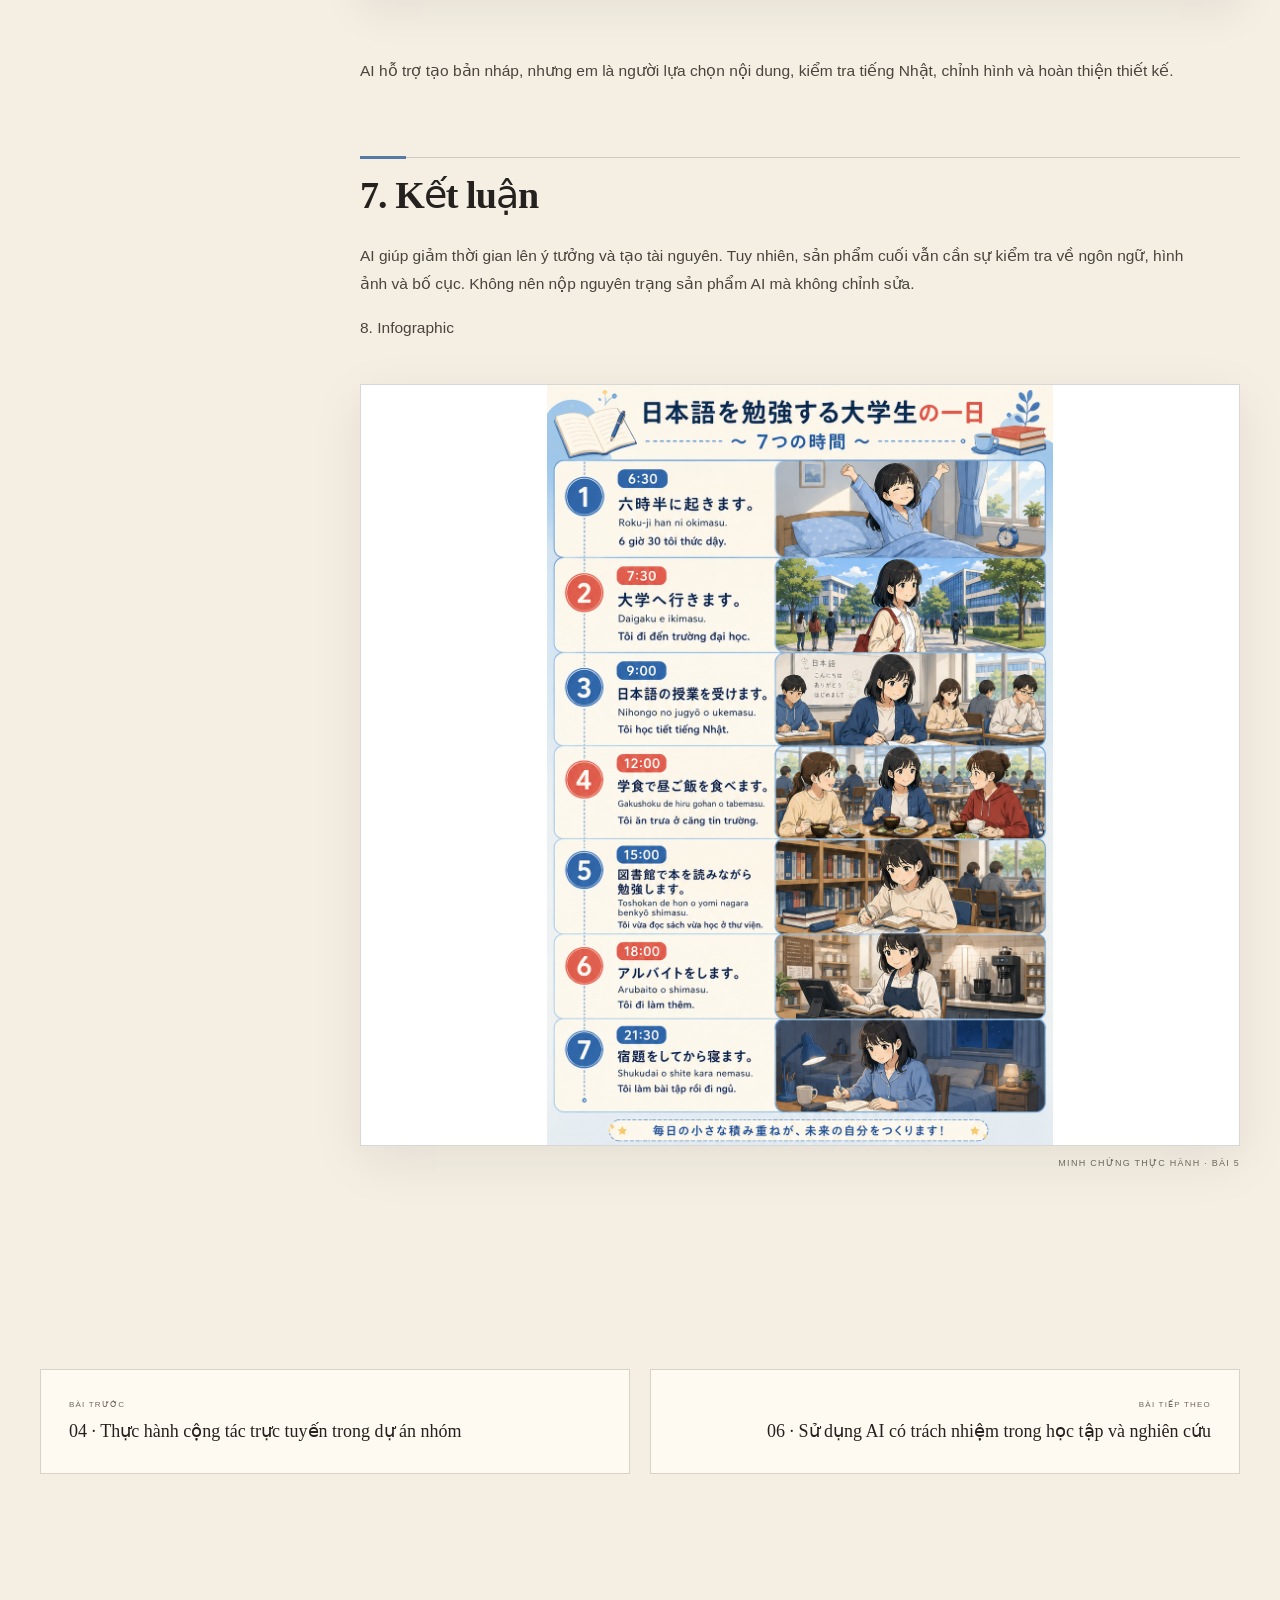
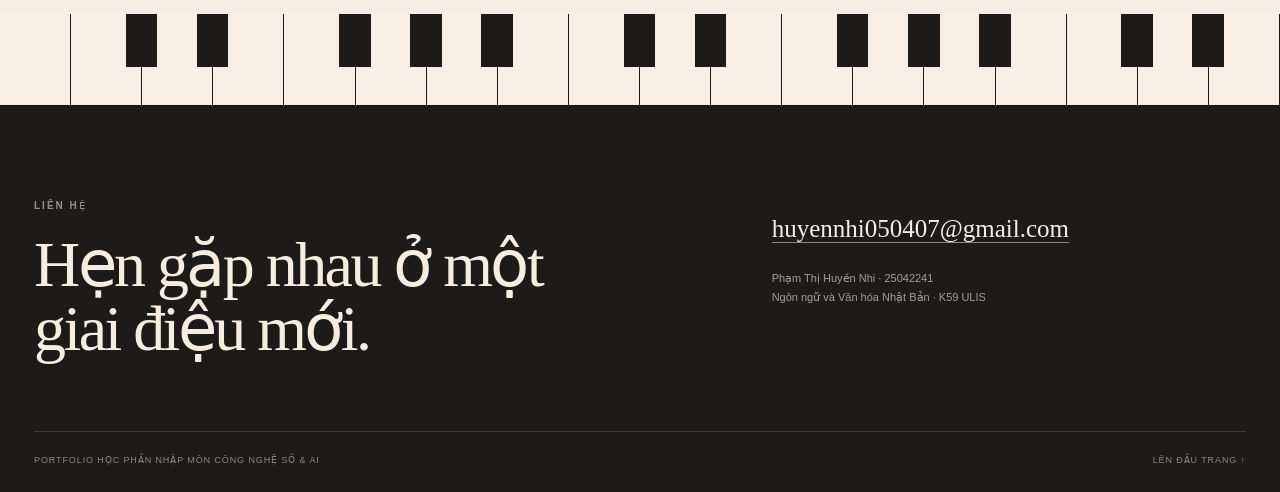
<file: bai-5/index.html>
<!DOCTYPE html>
<html lang="vi"><head><meta charset="utf-8"/><meta content="width=device-width,initial-scale=1" name="viewport"/><meta content="Portfolio học tập của Phạm Thị Huyền Nhi, sinh viên Ngôn ngữ và Văn hóa Nhật Bản, K59 ULIS." name="description"/><meta content="#f4eee3" name="theme-color"/><title>Sử dụng AI tạo sinh để hỗ trợ sáng tạo nội dung</title><link href="../assets/favicon.svg" rel="icon" type="image/svg+xml"/><link href="../assets/css/styles.css" rel="stylesheet"/><script defer="" src="../assets/js/main.js"></script></head><body id="top"><header class="site-header"><div class="nav-shell"><a aria-label="Về trang chủ" class="brand" href="../index.html"><span class="brand-mark">HN</span><span><b>言葉と音</b><small>words &amp; chords</small></span></a><nav aria-label="Điều hướng chính" class="desktop-nav"><a href="../index.html#about">Giới thiệu</a><a href="../index.html#projects">Bài tập</a><a href="../index.html#journey">Hành trình</a><a href="../index.html#contact">Liên hệ</a></nav><button aria-controls="mobile-menu" aria-expanded="false" class="menu-button" type="button"><span></span><span></span></button></div><div class="mobile-menu" hidden="" id="mobile-menu"><a href="../index.html#about">Giới thiệu</a><a href="../index.html#projects">Bài tập</a><a href="../index.html#journey">Hành trình</a><a href="../index.html#contact">Liên hệ</a></div></header>
<main class="project-page accent-blue">
<section class="project-hero"><div class="paper-grid"></div><div class="project-hero-inner"><a class="back-link" href="../index.html#projects">← Trở về danh mục</a><div class="project-number">05</div><span class="section-kicker">Creative AI 05 · 生成AI</span><h1>Sử dụng AI tạo sinh để hỗ trợ sáng tạo nội dung</h1><p>Thiết kế infographic “Một ngày của sinh viên học tiếng Nhật” với ba công cụ AI.</p><div class="project-meta"><span>Phạm Thị Huyền Nhi</span><span>MSSV 25042241</span><span>K59 · ULIS</span></div></div></section>
<section class="article-layout"><aside class="article-aside"><div class="toc-card"><span class="toc-label">Trong bài này</span><ol><li><a href="#section-1">Dự án sáng tạo</a></li><li><a href="#section-2">Các công cụ sử dụng</a></li><li><a href="#section-3">ChatGPT</a></li><li><a href="#section-4">AI tạo hình ảnh</a></li><li><a href="#section-5">Canva AI</a></li><li><a href="#section-6">So sánh công cụ</a></li><li><a href="#section-7">Kết luận</a></li></ol></div><div class="note-card"><span>閲覧メモ</span><p>Nội dung được trình bày lại từ bài nộp gốc. Ảnh minh chứng nằm đúng sau phần nội dung liên quan.</p></div></aside><article class="article-content"><h2 id="section-1">Dự án sáng tạo</h2><div class="project-intro"><b>Infographic “Một ngày của sinh viên học tiếng Nhật”</b><p>Dự án kết hợp nội dung tiếng Nhật, hình minh họa tạo bởi AI và bố cục hoàn thiện trên Canva.</p></div>
<h2 id="section-2">2. Công cụ sử dụng</h2>
<p>ChatGPT: tạo nội dung tiếng Nhật.</p>
<p>Công cụ AI tạo ảnh: tạo hình minh họa.</p>
<p>Canva AI: thiết kế infographic.</p>
<h2 id="section-3">3. Sử dụng ChatGPT</h2>
<h3>Prompt</h3>
<p class="language-block">Hãy xây dựng nội dung cho infographic “Một ngày của sinh viên học tiếng Nhật”.</p>
<p>Nội dung gồm bảy mốc thời gian. Mỗi mục có giờ, một câu tiếng Nhật trình độ N4, romaji và bản dịch tiếng Việt. Kiểm tra trợ từ và cách chia động từ. Không dùng câu quá dài.</p>
<h3>Nội dung sau khi chỉnh sửa</h3>
<p>07:00 — 起きます。 Okimasu. Tôi thức dậy.</p>
<p>08:00 — 大学へ行きます。 Daigaku e ikimasu. Tôi đi đến trường đại học.</p>
<p class="language-block">09:00 — 日本語の授業を受けます。 Nihongo no jugyō o ukemasu. Tôi học tiết tiếng Nhật.</p>
<p>12:00 — 友達と昼ご飯を食べます。 Tomodachi to hirugohan o tabemasu. Tôi ăn trưa cùng bạn bè.</p>
<p>15:00 — 図書館で漢字を勉強します。 Toshokan de kanji o benkyō shimasu. Tôi học kanji tại thư viện.</p>
<p>18:00 — アルバイトをします。 Arubaito o shimasu. Tôi đi làm thêm.</p>
<p>22:30 — 復習してから寝ます。 Fukushū shite kara nemasu. Tôi ôn bài rồi đi ngủ.</p>
<p>Em kiểm tra lại trợ từ, rút gọn câu và thống nhất cách viết thời gian.</p>
<figure class="evidence"><button aria-label="Mở ảnh minh chứng" class="image-zoom" data-image="../assets/images/projects/bai-5-01.png" type="button"><img alt="Minh chứng thực hành Bài 5" loading="lazy" src="../assets/images/projects/bai-5-01.png"/></button><figcaption>Minh chứng thực hành · Bài 5</figcaption></figure>
<h2 id="section-4">4. Sử dụng AI tạo ảnh</h2>
<h3>Prompt</h3>
<p class="language-block">Create seven separate illustrations showing a Japanese-language university student’s daily routine: waking up, going to university, attending Japanese class, eating lunch with friends, studying kanji in a library, working part-time and reviewing lessons before sleeping. Clean Japanese editorial style, soft blue, red and cream palette, no text or logos.</p>
<p>AI tạo hình nhanh nhưng một số hình có bàn tay chưa tự nhiên và chữ giả. Em loại bỏ hình lỗi, cắt riêng từng hoạt cảnh và tự nhập toàn bộ tiếng Nhật trong Canva.</p>
<figure class="evidence"><button aria-label="Mở ảnh minh chứng" class="image-zoom" data-image="../assets/images/projects/bai-5-02.png" type="button"><img alt="Minh chứng thực hành Bài 5" loading="lazy" src="../assets/images/projects/bai-5-02.png"/></button><figcaption>Minh chứng thực hành · Bài 5</figcaption></figure>
<h2 id="section-5">5. Sử dụng Canva AI</h2>
<p>Em yêu cầu Canva thiết kế infographic dọc, gồm bảy mốc thời gian, hình minh họa và nội dung song ngữ. Sau đó, em:</p>
<ul class="article-list">
<li>Thay font hỗ trợ tiếng Nhật và tiếng Việt.</li>
<li>Chỉnh khoảng cách giữa các mục.</li>
<li>Kiểm tra độ tương phản.</li>
<li>Giảm họa tiết thừa.</li>
<li>Thêm tên và mã sinh viên.</li>
</ul>
<h2 id="section-6">6. So sánh công cụ</h2>
<div aria-label="Bảng nội dung" class="table-scroll" role="region" tabindex="0"><table><thead><tr><th>Công cụ</th><th>Điểm mạnh</th><th>Hạn chế</th></tr></thead><tbody>
<tr><td>ChatGPT</td><td>Tạo nội dung nhanh, hỗ trợ song ngữ</td><td>Có thể dùng từ hoặc trợ từ chưa phù hợp</td></tr>
<tr><td>AI tạo ảnh</td><td>Tạo nhiều phương án minh họa</td><td>Có thể lỗi tay, chữ và chi tiết</td></tr>
<tr><td>Canva AI</td><td>Gợi ý bố cục nhanh</td><td>Bản đầu dễ giống mẫu có sẵn</td></tr>
</tbody></table></div>
<p>AI hỗ trợ tạo bản nháp, nhưng em là người lựa chọn nội dung, kiểm tra tiếng Nhật, chỉnh hình và hoàn thiện thiết kế.</p>
<h2 id="section-7">7. Kết luận</h2>
<p>AI giúp giảm thời gian lên ý tưởng và tạo tài nguyên. Tuy nhiên, sản phẩm cuối vẫn cần sự kiểm tra về ngôn ngữ, hình ảnh và bố cục. Không nên nộp nguyên trạng sản phẩm AI mà không chỉnh sửa.</p>
<p>8. Infographic</p>
<figure class="evidence"><button aria-label="Mở ảnh minh chứng" class="image-zoom" data-image="../assets/images/projects/bai-5-03.png" type="button"><img alt="Minh chứng thực hành Bài 5" loading="lazy" src="../assets/images/projects/bai-5-03.png"/></button><figcaption>Minh chứng thực hành · Bài 5</figcaption></figure></article></section>
<nav aria-label="Chuyển bài" class="project-pagination"><a href="../bai-4/"><small>Bài trước</small><strong>04 · Thực hành cộng tác trực tuyến trong dự án nhóm</strong></a><a href="../bai-6/"><small>Bài tiếp theo</small><strong>06 · Sử dụng AI có trách nhiệm trong học tập và nghiên cứu</strong></a></nav>
</main><footer class="site-footer" id="contact"><div aria-hidden="true" class="piano-keys"><i></i><i></i><i></i><i></i><i></i><i></i><i></i><i></i><i></i><i></i><i></i><i></i><i></i><i></i><i></i><i></i><i></i><i></i></div><div class="footer-grid"><div><span class="section-kicker">Liên hệ</span><h2>Hẹn gặp nhau ở một<br/>giai điệu mới.</h2></div><div class="footer-contact"><a href="mailto:huyennhi050407@gmail.com">huyennhi050407@gmail.com</a><p>Phạm Thị Huyền Nhi · 25042241<br/>Ngôn ngữ và Văn hóa Nhật Bản · K59 ULIS</p></div></div><div class="footer-bottom"><span>Portfolio học phần Nhập môn Công nghệ số &amp; AI</span><a href="#top">Lên đầu trang ↑</a></div></footer><div aria-label="Xem ảnh" aria-modal="true" class="lightbox" hidden="" role="dialog"><button aria-label="Đóng ảnh" class="lightbox-close">×</button><img alt="Ảnh minh chứng phóng lớn"/></div></body></html>
</file>
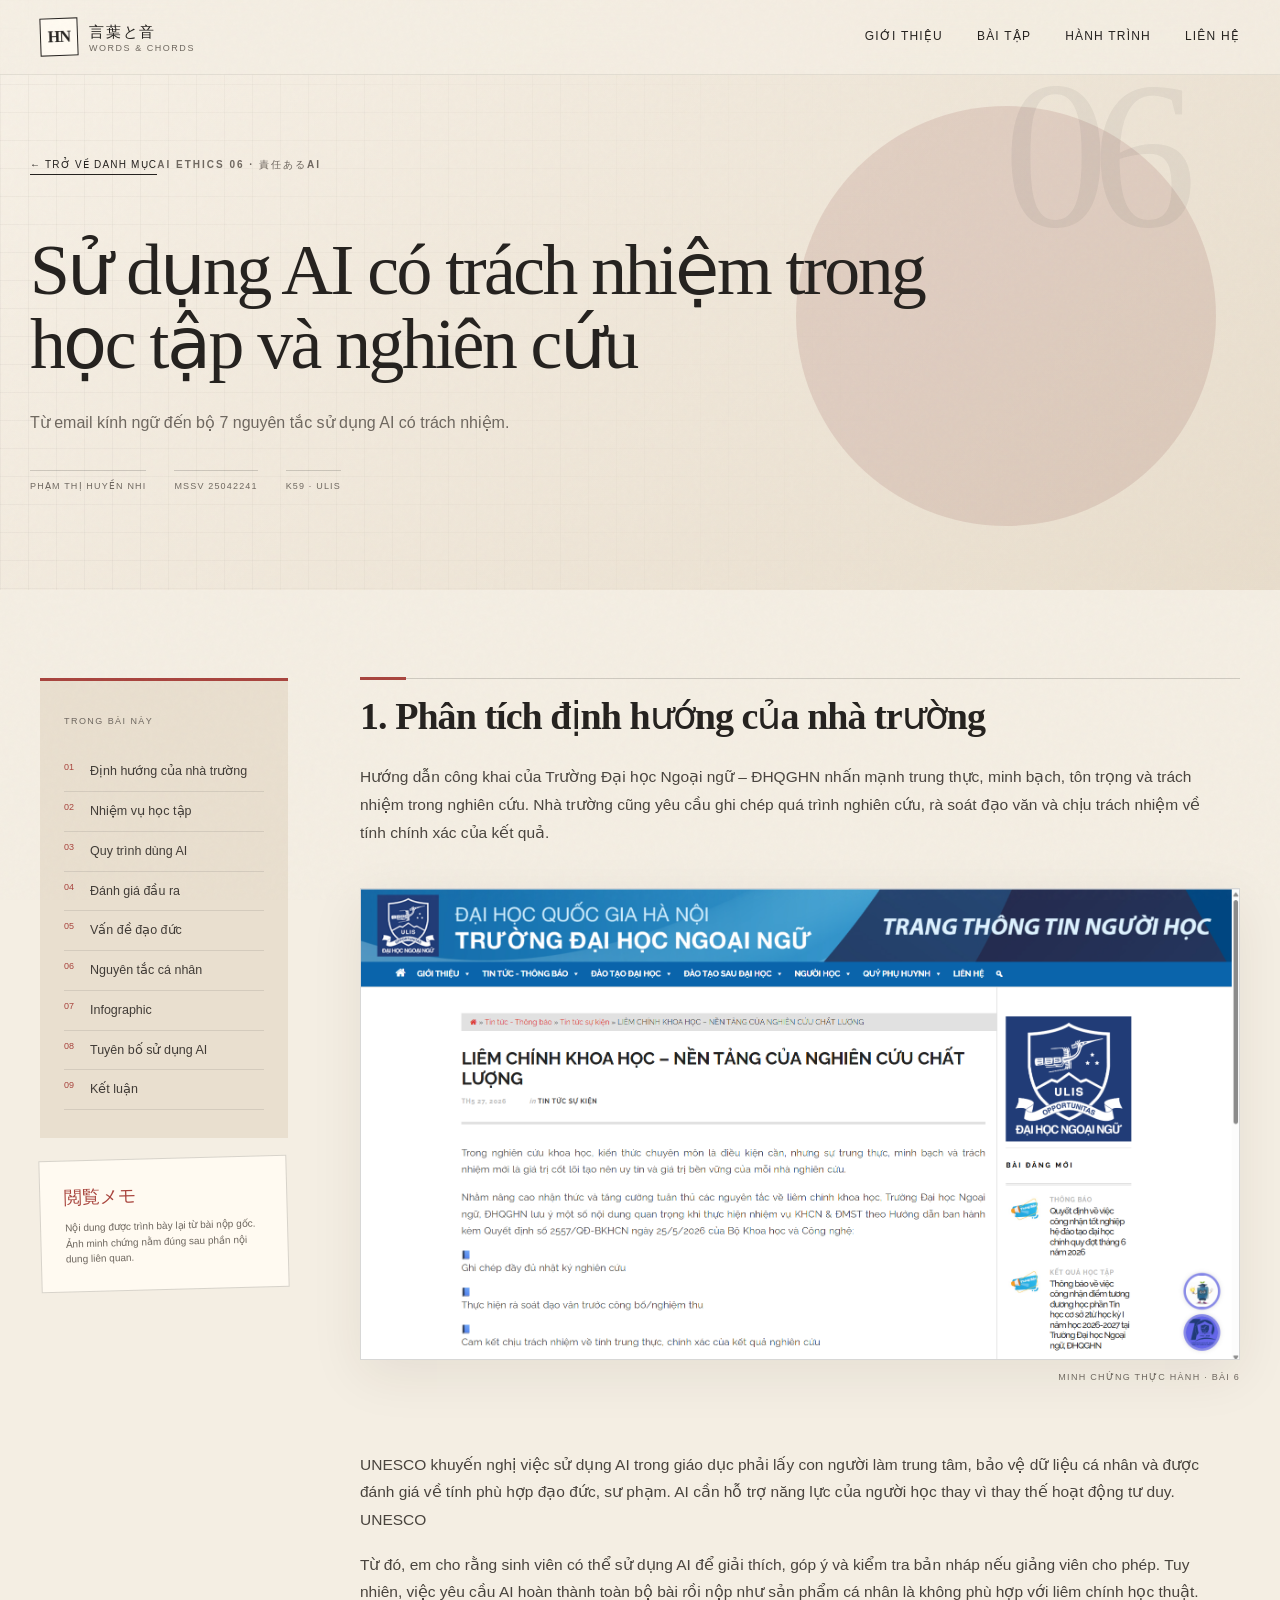
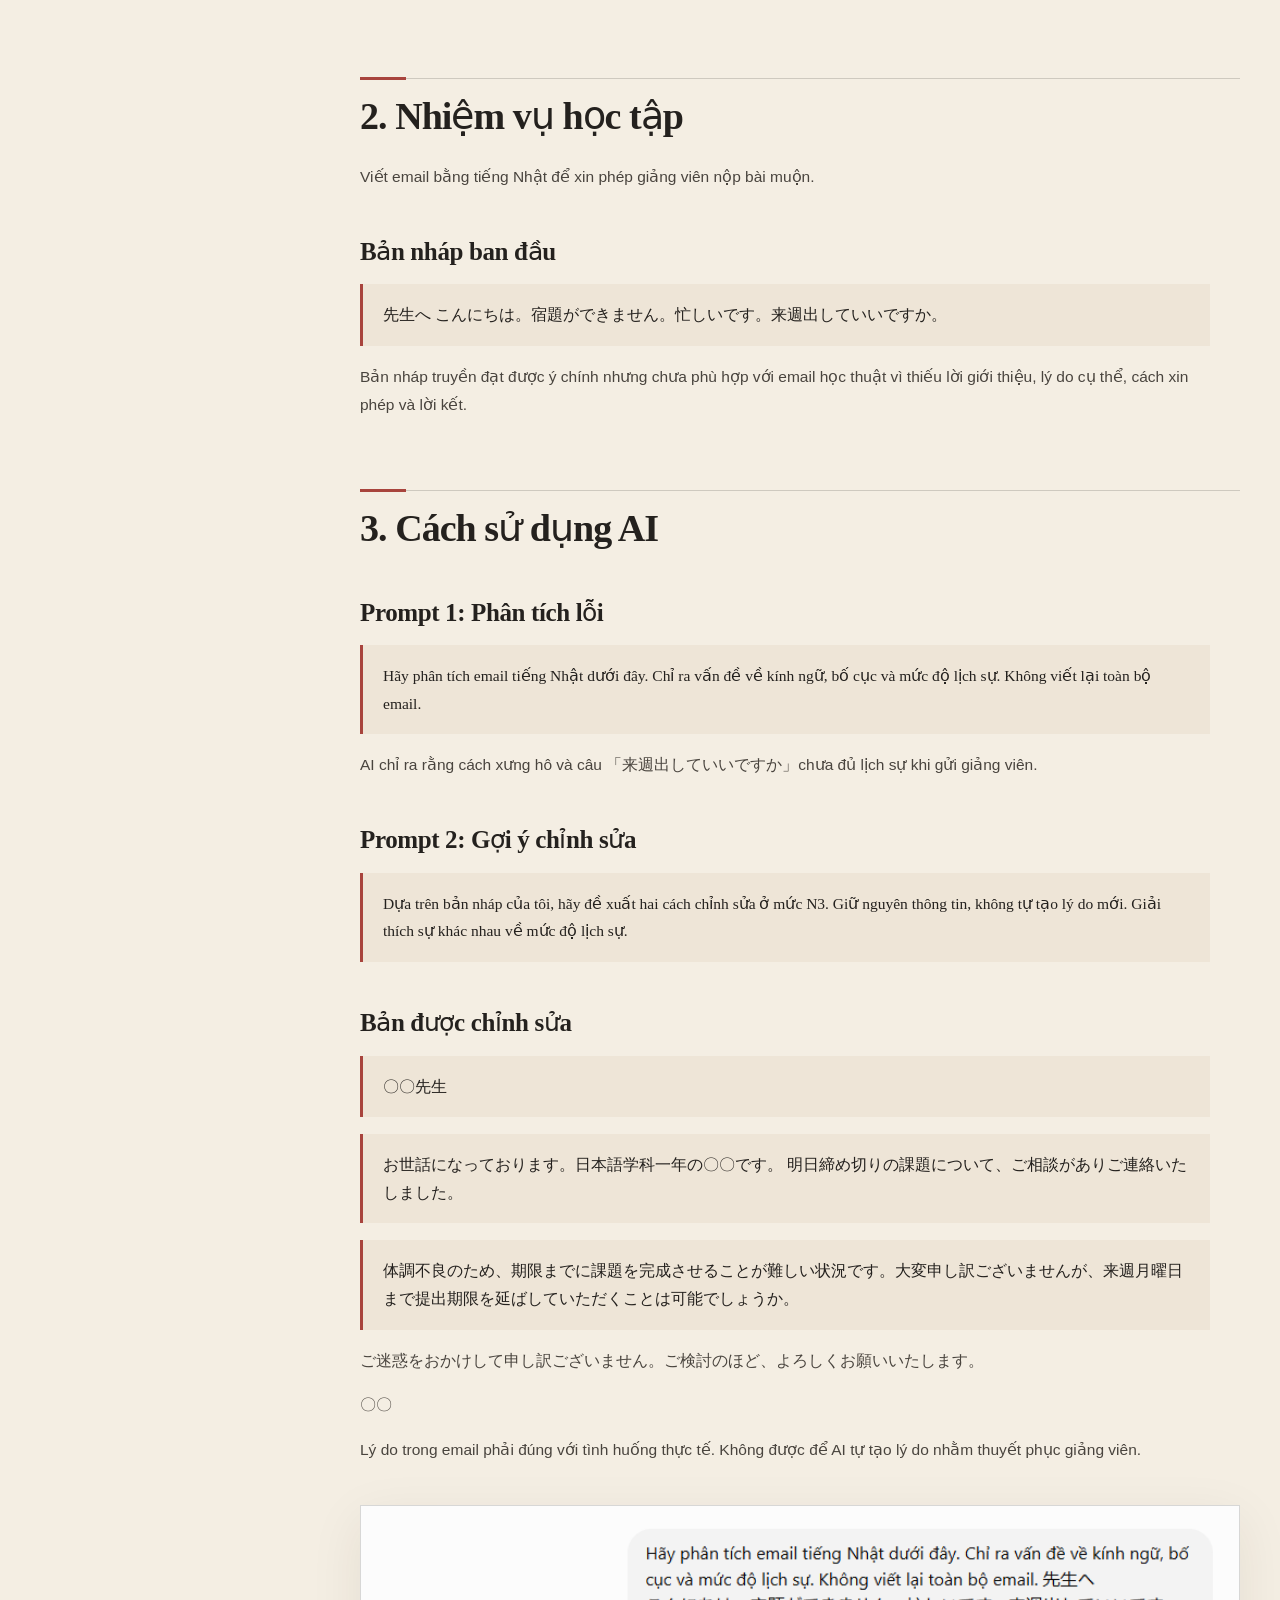
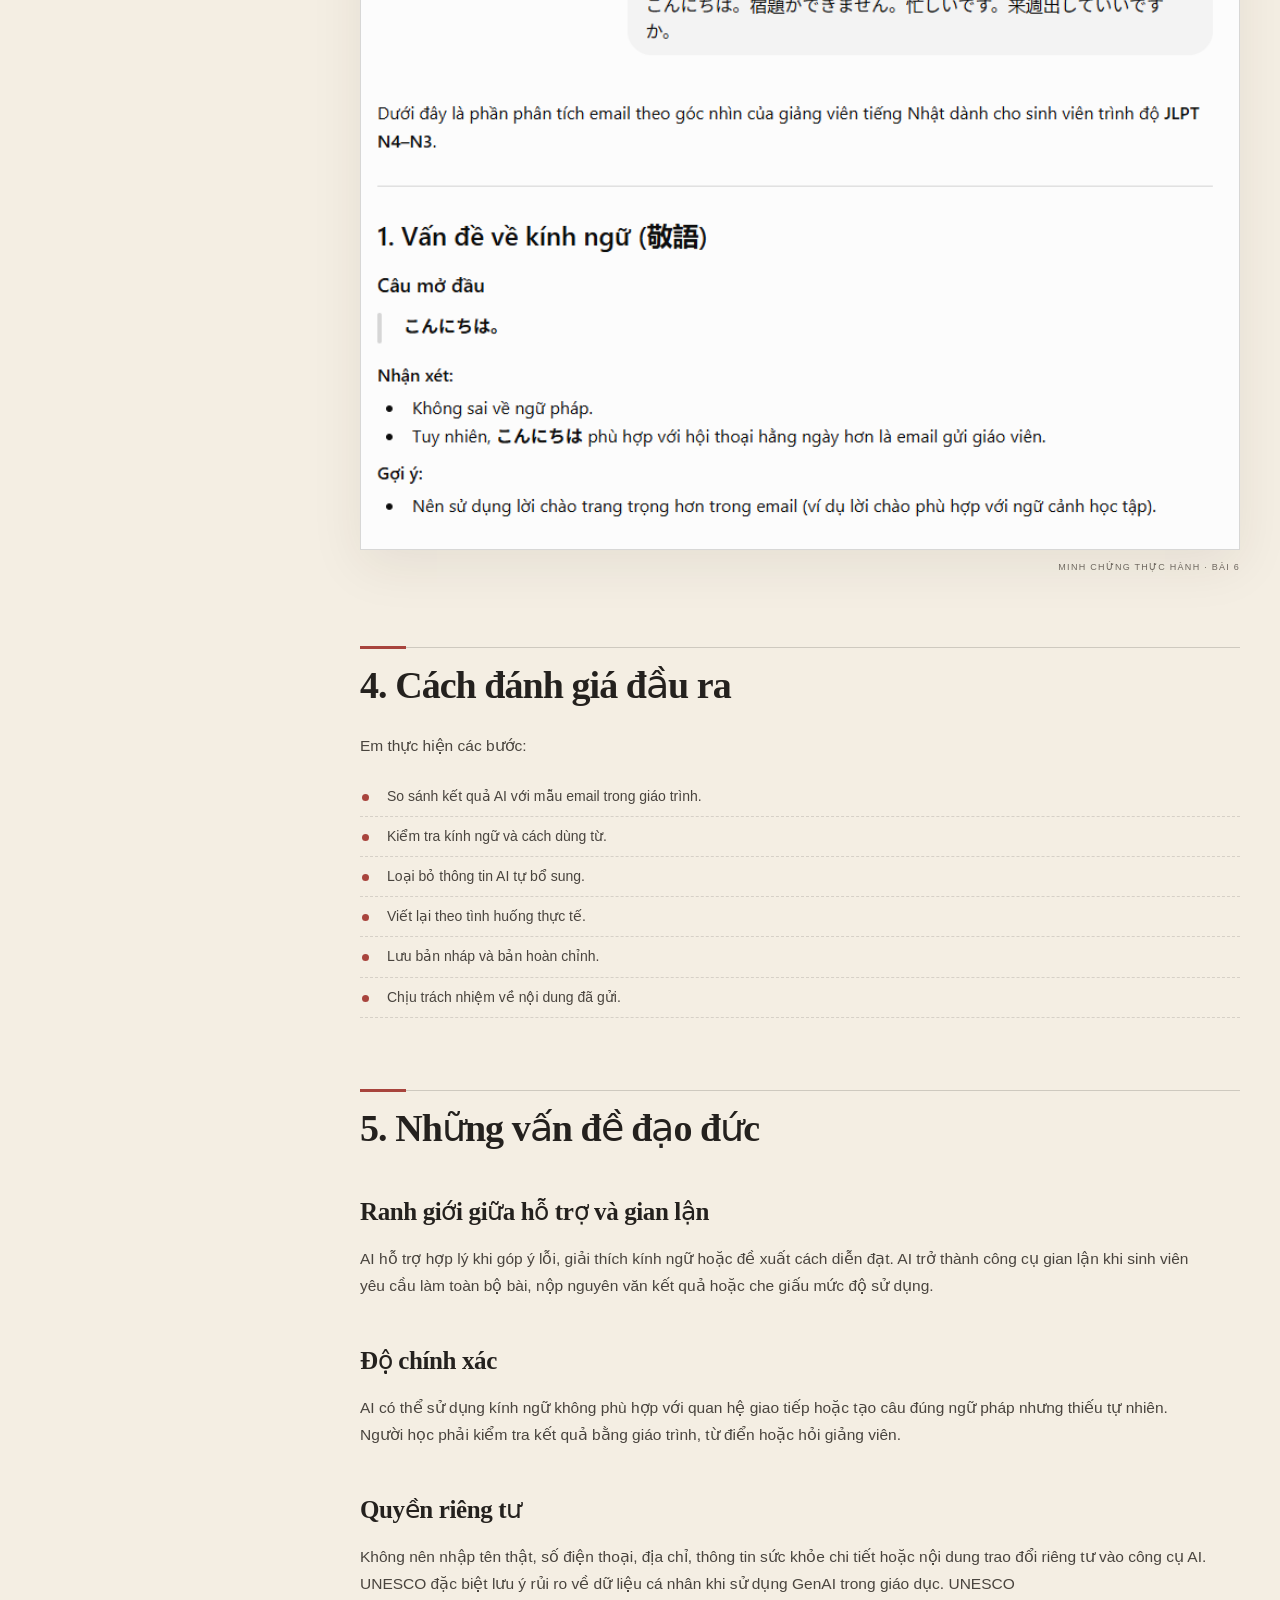
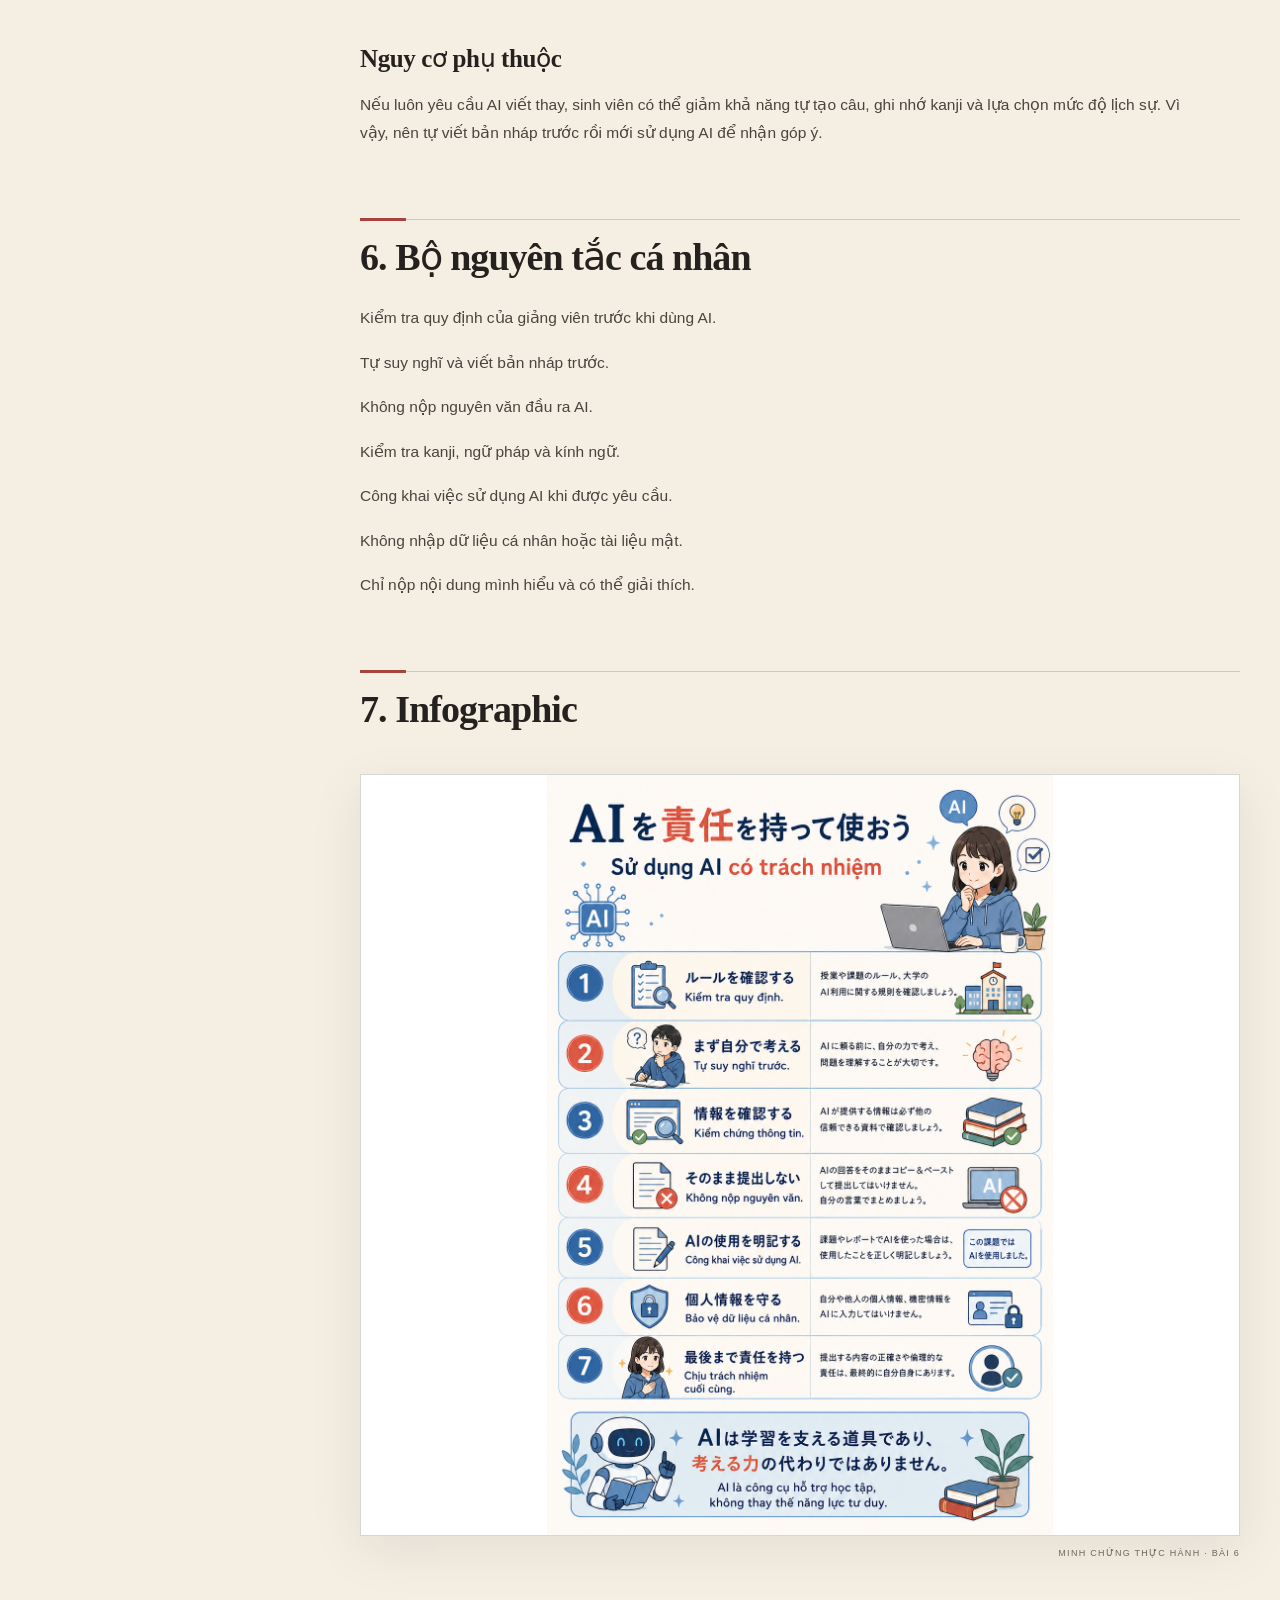
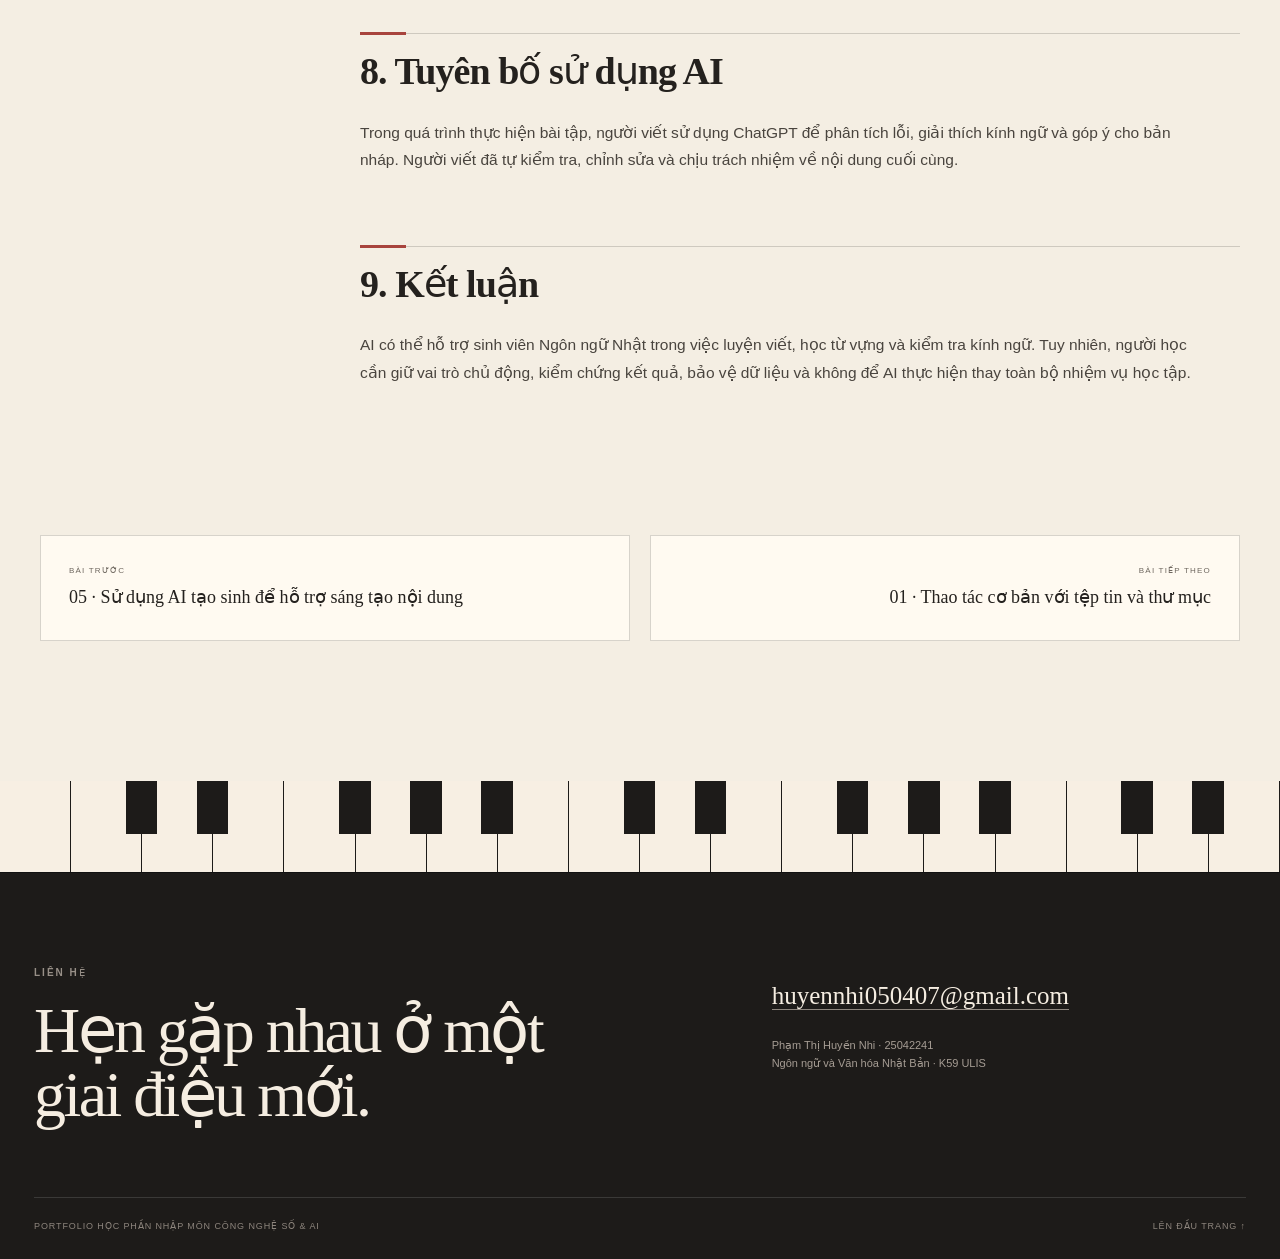
<file: bai-6/index.html>
<!DOCTYPE html>
<html lang="vi"><head><meta charset="utf-8"/><meta content="width=device-width,initial-scale=1" name="viewport"/><meta content="Portfolio học tập của Phạm Thị Huyền Nhi, sinh viên Ngôn ngữ và Văn hóa Nhật Bản, K59 ULIS." name="description"/><meta content="#f4eee3" name="theme-color"/><title>Sử dụng AI có trách nhiệm trong học tập và nghiên cứu</title><link href="../assets/favicon.svg" rel="icon" type="image/svg+xml"/><link href="../assets/css/styles.css" rel="stylesheet"/><script defer="" src="../assets/js/main.js"></script></head><body id="top"><header class="site-header"><div class="nav-shell"><a aria-label="Về trang chủ" class="brand" href="../index.html"><span class="brand-mark">HN</span><span><b>言葉と音</b><small>words &amp; chords</small></span></a><nav aria-label="Điều hướng chính" class="desktop-nav"><a href="../index.html#about">Giới thiệu</a><a href="../index.html#projects">Bài tập</a><a href="../index.html#journey">Hành trình</a><a href="../index.html#contact">Liên hệ</a></nav><button aria-controls="mobile-menu" aria-expanded="false" class="menu-button" type="button"><span></span><span></span></button></div><div class="mobile-menu" hidden="" id="mobile-menu"><a href="../index.html#about">Giới thiệu</a><a href="../index.html#projects">Bài tập</a><a href="../index.html#journey">Hành trình</a><a href="../index.html#contact">Liên hệ</a></div></header>
<main class="project-page accent-red">
<section class="project-hero"><div class="paper-grid"></div><div class="project-hero-inner"><a class="back-link" href="../index.html#projects">← Trở về danh mục</a><div class="project-number">06</div><span class="section-kicker">AI ethics 06 · 責任あるAI</span><h1>Sử dụng AI có trách nhiệm trong học tập và nghiên cứu</h1><p>Từ email kính ngữ đến bộ 7 nguyên tắc sử dụng AI có trách nhiệm.</p><div class="project-meta"><span>Phạm Thị Huyền Nhi</span><span>MSSV 25042241</span><span>K59 · ULIS</span></div></div></section>
<section class="article-layout"><aside class="article-aside"><div class="toc-card"><span class="toc-label">Trong bài này</span><ol><li><a href="#section-1">Định hướng của nhà trường</a></li><li><a href="#section-2">Nhiệm vụ học tập</a></li><li><a href="#section-3">Quy trình dùng AI</a></li><li><a href="#section-4">Đánh giá đầu ra</a></li><li><a href="#section-5">Vấn đề đạo đức</a></li><li><a href="#section-6">Nguyên tắc cá nhân</a></li><li><a href="#section-7">Infographic</a></li><li><a href="#section-8">Tuyên bố sử dụng AI</a></li><li><a href="#section-9">Kết luận</a></li></ol></div><div class="note-card"><span>閲覧メモ</span><p>Nội dung được trình bày lại từ bài nộp gốc. Ảnh minh chứng nằm đúng sau phần nội dung liên quan.</p></div></aside><article class="article-content"><h2 id="section-1">1. Phân tích định hướng của nhà trường</h2>
<p>Hướng dẫn công khai của Trường Đại học Ngoại ngữ – ĐHQGHN nhấn mạnh trung thực, minh bạch, tôn trọng và trách nhiệm trong nghiên cứu. Nhà trường cũng yêu cầu ghi chép quá trình nghiên cứu, rà soát đạo văn và chịu trách nhiệm về tính chính xác của kết quả.</p>
<figure class="evidence"><button aria-label="Mở ảnh minh chứng" class="image-zoom" data-image="../assets/images/projects/bai-6-01.png" type="button"><img alt="Minh chứng thực hành Bài 6" loading="lazy" src="../assets/images/projects/bai-6-01.png"/></button><figcaption>Minh chứng thực hành · Bài 6</figcaption></figure>
<p>UNESCO khuyến nghị việc sử dụng AI trong giáo dục phải lấy con người làm trung tâm, bảo vệ dữ liệu cá nhân và được đánh giá về tính phù hợp đạo đức, sư phạm. AI cần hỗ trợ năng lực của người học thay vì thay thế hoạt động tư duy. UNESCO</p>
<p>Từ đó, em cho rằng sinh viên có thể sử dụng AI để giải thích, góp ý và kiểm tra bản nháp nếu giảng viên cho phép. Tuy nhiên, việc yêu cầu AI hoàn thành toàn bộ bài rồi nộp như sản phẩm cá nhân là không phù hợp với liêm chính học thuật.</p>
<h2 id="section-2">2. Nhiệm vụ học tập</h2>
<p>Viết email bằng tiếng Nhật để xin phép giảng viên nộp bài muộn.</p>
<h3>Bản nháp ban đầu</h3>
<p class="language-block">先生へ こんにちは。宿題ができません。忙しいです。来週出していいですか。</p>
<p>Bản nháp truyền đạt được ý chính nhưng chưa phù hợp với email học thuật vì thiếu lời giới thiệu, lý do cụ thể, cách xin phép và lời kết.</p>
<h2 id="section-3">3. Cách sử dụng AI</h2>
<h3>Prompt 1: Phân tích lỗi</h3>
<p class="language-block">Hãy phân tích email tiếng Nhật dưới đây. Chỉ ra vấn đề về kính ngữ, bố cục và mức độ lịch sự. Không viết lại toàn bộ email.</p>
<p>AI chỉ ra rằng cách xưng hô và câu 「来週出していいですか」chưa đủ lịch sự khi gửi giảng viên.</p>
<h3>Prompt 2: Gợi ý chỉnh sửa</h3>
<p class="language-block">Dựa trên bản nháp của tôi, hãy đề xuất hai cách chỉnh sửa ở mức N3. Giữ nguyên thông tin, không tự tạo lý do mới. Giải thích sự khác nhau về mức độ lịch sự.</p>
<h3>Bản được chỉnh sửa</h3>
<p class="language-block">〇〇先生</p>
<p class="language-block">お世話になっております。日本語学科一年の〇〇です。 明日締め切りの課題について、ご相談がありご連絡いたしました。</p>
<p class="language-block">体調不良のため、期限までに課題を完成させることが難しい状況です。大変申し訳ございませんが、来週月曜日まで提出期限を延ばしていただくことは可能でしょうか。</p>
<p>ご迷惑をおかけして申し訳ございません。ご検討のほど、よろしくお願いいたします。</p>
<p>〇〇</p>
<p>Lý do trong email phải đúng với tình huống thực tế. Không được để AI tự tạo lý do nhằm thuyết phục giảng viên.</p>
<figure class="evidence"><button aria-label="Mở ảnh minh chứng" class="image-zoom" data-image="../assets/images/projects/bai-6-02.png" type="button"><img alt="Minh chứng thực hành Bài 6" loading="lazy" src="../assets/images/projects/bai-6-02.png"/></button><figcaption>Minh chứng thực hành · Bài 6</figcaption></figure>
<h2 id="section-4">4. Cách đánh giá đầu ra</h2>
<p>Em thực hiện các bước:</p>
<ul class="article-list">
<li>So sánh kết quả AI với mẫu email trong giáo trình.</li>
<li>Kiểm tra kính ngữ và cách dùng từ.</li>
<li>Loại bỏ thông tin AI tự bổ sung.</li>
<li>Viết lại theo tình huống thực tế.</li>
<li>Lưu bản nháp và bản hoàn chỉnh.</li>
<li>Chịu trách nhiệm về nội dung đã gửi.</li>
</ul>
<h2 id="section-5">5. Những vấn đề đạo đức</h2>
<h3>Ranh giới giữa hỗ trợ và gian lận</h3>
<p>AI hỗ trợ hợp lý khi góp ý lỗi, giải thích kính ngữ hoặc đề xuất cách diễn đạt. AI trở thành công cụ gian lận khi sinh viên yêu cầu làm toàn bộ bài, nộp nguyên văn kết quả hoặc che giấu mức độ sử dụng.</p>
<h3>Độ chính xác</h3>
<p>AI có thể sử dụng kính ngữ không phù hợp với quan hệ giao tiếp hoặc tạo câu đúng ngữ pháp nhưng thiếu tự nhiên. Người học phải kiểm tra kết quả bằng giáo trình, từ điển hoặc hỏi giảng viên.</p>
<h3>Quyền riêng tư</h3>
<p>Không nên nhập tên thật, số điện thoại, địa chỉ, thông tin sức khỏe chi tiết hoặc nội dung trao đổi riêng tư vào công cụ AI. UNESCO đặc biệt lưu ý rủi ro về dữ liệu cá nhân khi sử dụng GenAI trong giáo dục. UNESCO</p>
<h3>Nguy cơ phụ thuộc</h3>
<p>Nếu luôn yêu cầu AI viết thay, sinh viên có thể giảm khả năng tự tạo câu, ghi nhớ kanji và lựa chọn mức độ lịch sự. Vì vậy, nên tự viết bản nháp trước rồi mới sử dụng AI để nhận góp ý.</p>
<h2 id="section-6">6. Bộ nguyên tắc cá nhân</h2>
<p>Kiểm tra quy định của giảng viên trước khi dùng AI.</p>
<p>Tự suy nghĩ và viết bản nháp trước.</p>
<p>Không nộp nguyên văn đầu ra AI.</p>
<p>Kiểm tra kanji, ngữ pháp và kính ngữ.</p>
<p>Công khai việc sử dụng AI khi được yêu cầu.</p>
<p>Không nhập dữ liệu cá nhân hoặc tài liệu mật.</p>
<p>Chỉ nộp nội dung mình hiểu và có thể giải thích.</p>
<h2 id="section-7">7. Infographic</h2>
<figure class="evidence"><button aria-label="Mở ảnh minh chứng" class="image-zoom" data-image="../assets/images/projects/bai-6-03.png" type="button"><img alt="Minh chứng thực hành Bài 6" loading="lazy" src="../assets/images/projects/bai-6-03.png"/></button><figcaption>Minh chứng thực hành · Bài 6</figcaption></figure>
<h2 id="section-8">8. Tuyên bố sử dụng AI</h2>
<p>Trong quá trình thực hiện bài tập, người viết sử dụng ChatGPT để phân tích lỗi, giải thích kính ngữ và góp ý cho bản nháp. Người viết đã tự kiểm tra, chỉnh sửa và chịu trách nhiệm về nội dung cuối cùng.</p>
<h2 id="section-9">9. Kết luận</h2>
<p>AI có thể hỗ trợ sinh viên Ngôn ngữ Nhật trong việc luyện viết, học từ vựng và kiểm tra kính ngữ. Tuy nhiên, người học cần giữ vai trò chủ động, kiểm chứng kết quả, bảo vệ dữ liệu và không để AI thực hiện thay toàn bộ nhiệm vụ học tập.</p></article></section>
<nav aria-label="Chuyển bài" class="project-pagination"><a href="../bai-5/"><small>Bài trước</small><strong>05 · Sử dụng AI tạo sinh để hỗ trợ sáng tạo nội dung</strong></a><a href="../bai-1/"><small>Bài tiếp theo</small><strong>01 · Thao tác cơ bản với tệp tin và thư mục</strong></a></nav>
</main><footer class="site-footer" id="contact"><div aria-hidden="true" class="piano-keys"><i></i><i></i><i></i><i></i><i></i><i></i><i></i><i></i><i></i><i></i><i></i><i></i><i></i><i></i><i></i><i></i><i></i><i></i></div><div class="footer-grid"><div><span class="section-kicker">Liên hệ</span><h2>Hẹn gặp nhau ở một<br/>giai điệu mới.</h2></div><div class="footer-contact"><a href="mailto:huyennhi050407@gmail.com">huyennhi050407@gmail.com</a><p>Phạm Thị Huyền Nhi · 25042241<br/>Ngôn ngữ và Văn hóa Nhật Bản · K59 ULIS</p></div></div><div class="footer-bottom"><span>Portfolio học phần Nhập môn Công nghệ số &amp; AI</span><a href="#top">Lên đầu trang ↑</a></div></footer><div aria-label="Xem ảnh" aria-modal="true" class="lightbox" hidden="" role="dialog"><button aria-label="Đóng ảnh" class="lightbox-close">×</button><img alt="Ảnh minh chứng phóng lớn"/></div></body></html>
</file>
<file: assets/css/styles.css>
:root{
  --paper:#f4eee3;
  --paper-2:#fffaf1;
  --ink:#24211e;
  --muted:#6e675f;
  --line:rgba(36,33,30,.18);
  --indigo:#315a9b;
  --verm:#c44e3f;
  --sage:#87958a;
  --brass:#b78e52;
  --blue:#567ba8;
  --red:#a8443d;
  --shadow:0 22px 60px rgba(51,40,28,.12);
  --serif:"Times New Roman","Yu Mincho","Hiragino Mincho ProN","Noto Serif CJK JP",serif;
  --sans:Arial,"Segoe UI","Yu Gothic",Meiryo,sans-serif;
  --hand:"Times New Roman","Yu Mincho","Hiragino Mincho ProN",serif;
}
*{box-sizing:border-box}
html{scroll-behavior:smooth}
body{margin:0;background:var(--paper);color:var(--ink);font-family:var(--sans);line-height:1.65;-webkit-font-smoothing:antialiased;overflow-x:hidden}
body::before{content:"";position:fixed;inset:0;pointer-events:none;opacity:.25;z-index:1000;background-image:url("data:image/svg+xml,%3Csvg viewBox='0 0 180 180' xmlns='http://www.w3.org/2000/svg'%3E%3Cfilter id='n'%3E%3CfeTurbulence type='fractalNoise' baseFrequency='.9' numOctaves='2' stitchTiles='stitch'/%3E%3C/filter%3E%3Crect width='100%25' height='100%25' filter='url(%23n)' opacity='.11'/%3E%3C/svg%3E")}
a{color:inherit;text-decoration:none}
img{display:block;max-width:100%}
button{font:inherit;color:inherit}
button,a{ -webkit-tap-highlight-color:transparent }
:focus-visible{outline:3px solid var(--indigo);outline-offset:4px}
::selection{background:#dbc9af;color:var(--ink)}

/* header */
.site-header{position:fixed;inset:0 0 auto;z-index:100;background:rgba(244,238,227,.82);backdrop-filter:blur(18px);border-bottom:1px solid rgba(36,33,30,.08)}
.nav-shell{height:74px;max-width:1440px;margin:auto;padding:0 40px;display:flex;align-items:center;justify-content:space-between}
.brand{display:flex;align-items:center;gap:11px}
.brand-mark{width:38px;height:38px;display:grid;place-items:center;border:1.5px solid var(--ink);font-family:var(--serif);font-weight:700;letter-spacing:-.04em;transform:rotate(-2deg);background:var(--paper-2)}
.brand b{display:block;font-family:var(--serif);font-size:15px;letter-spacing:.12em}
.brand small{display:block;color:var(--muted);font-size:9px;letter-spacing:.17em;text-transform:uppercase;line-height:1.1}
.desktop-nav{display:flex;align-items:center;gap:34px;font-size:12px;letter-spacing:.1em;text-transform:uppercase}
.desktop-nav a{position:relative}
.desktop-nav a::after{content:"";position:absolute;left:0;right:100%;bottom:-7px;height:1px;background:var(--ink);transition:right .25s ease}
.desktop-nav a:hover::after{right:0}
.menu-button{display:none;border:0;background:none;width:44px;height:44px;cursor:pointer}
.menu-button span{display:block;width:23px;height:1px;background:var(--ink);margin:6px auto;transition:.25s}
.mobile-menu{padding:18px 24px 24px;border-top:1px solid var(--line);background:var(--paper)}
.mobile-menu a{display:block;padding:10px 0;font-family:var(--serif);font-size:24px}

/* shared */
.section{padding:130px max(34px,calc((100vw - 1340px)/2))}
.section-kicker{display:inline-block;font-size:10px;letter-spacing:.2em;text-transform:uppercase;color:var(--muted);font-weight:700;margin-bottom:18px}
.section-heading h2{font:400 clamp(40px,4.8vw,66px)/1.02 var(--serif);letter-spacing:-.04em;margin:0}
.section-heading h2 em{font-weight:400;color:var(--verm)}
.section-heading.split{display:grid;grid-template-columns:1.1fr .7fr;gap:70px;align-items:end;margin-bottom:66px}
.section-heading.split p{font-size:15px;color:var(--muted);max-width:540px;margin:0 0 4px}
.button{display:inline-flex;min-height:48px;padding:0 20px;align-items:center;justify-content:center;border:1px solid var(--ink);font-size:11px;font-weight:700;letter-spacing:.11em;text-transform:uppercase;transition:transform .2s,box-shadow .2s,background .2s;cursor:pointer}
.button.primary{background:var(--ink);color:var(--paper-2);box-shadow:5px 5px 0 var(--verm)}
.button.primary:hover{transform:translate(3px,3px);box-shadow:2px 2px 0 var(--verm)}
.button.ghost{background:rgba(255,255,255,.3)}
.button.ghost:hover{background:var(--paper-2)}
.reveal{opacity:0;transform:translateY(24px);transition:opacity .75s cubic-bezier(.16,1,.3,1),transform .75s cubic-bezier(.16,1,.3,1)}
.reveal.is-visible{opacity:1;transform:none}

/* hero */
.hero{min-height:100vh;padding:116px max(32px,calc((100vw - 1440px)/2)) 62px;position:relative;display:grid;align-items:center;overflow:hidden}
.hero-texture{position:absolute;inset:0;background:linear-gradient(90deg,transparent 49.9%,rgba(36,33,30,.05) 50%,transparent 50.1%),linear-gradient(rgba(36,33,30,.035) 1px,transparent 1px),linear-gradient(90deg,rgba(36,33,30,.035) 1px,transparent 1px);background-size:100% 100%,32px 32px,32px 32px;mask-image:linear-gradient(to bottom,black,transparent 83%)}
.hero-shell{position:relative;display:grid;grid-template-columns:1.03fr 1.18fr .64fr;gap:24px;align-items:stretch;max-width:1440px;margin:auto;width:100%}
.hero-copy{padding:58px 30px 42px 24px;position:relative;z-index:3}
.tiny-note{position:absolute;left:-12px;top:-10px;width:150px;padding:14px 17px;background:#fbf6eb;box-shadow:0 8px 28px rgba(58,45,33,.12);transform:rotate(-4deg);font-family:var(--hand);border:1px solid rgba(36,33,30,.08)}
.tiny-note::before{content:"";position:absolute;width:52px;height:15px;background:rgba(188,152,110,.38);top:-8px;left:45px;transform:rotate(3deg)}
.tiny-note span,.tiny-note small{display:block}.tiny-note span{font-size:15px}.tiny-note small{font-size:9px;color:var(--muted)}
.hero-copy>.section-kicker{margin-top:85px}
.hero h1{font:400 clamp(58px,6.2vw,94px)/.86 var(--serif);letter-spacing:-.045em;margin:0 0 32px;max-width:620px;overflow-wrap:normal;word-break:keep-all}
.hero h1 span{display:block;font:italic 400 clamp(18px,1.8vw,27px)/1.1 var(--serif);letter-spacing:.01em;margin:0 0 14px 6px;color:var(--verm);transform:rotate(-1deg);transform-origin:left}
.hero-lede{max-width:520px;font-size:17px;line-height:1.75;margin:0 0 32px;color:#4e4943}
.hero-lede em{font-family:var(--serif);font-size:1.12em;color:var(--ink)}
.hero-actions{display:flex;gap:14px;flex-wrap:wrap}
.quick-facts{display:flex;gap:28px;margin-top:56px;padding-top:22px;border-top:1px solid var(--line)}
.quick-facts span{font-size:9px;letter-spacing:.09em;text-transform:uppercase;color:var(--muted)}
.quick-facts b{display:block;font:600 18px var(--serif);color:var(--ink);letter-spacing:0;text-transform:none}
.hero-collage{min-height:660px;background:#d9c7ad;position:relative;overflow:hidden;box-shadow:var(--shadow);clip-path:polygon(2% 3%,97% 0,100% 96%,5% 100%,0 45%);isolation:isolate}
.hero-collage::before{content:"";position:absolute;inset:0;background:radial-gradient(circle at 30% 18%,rgba(255,255,255,.48),transparent 34%),linear-gradient(145deg,#ddcbae,#b79570);z-index:-3}
.hero-collage::after{content:"";position:absolute;inset:0;background:linear-gradient(rgba(255,255,255,.11),rgba(65,43,22,.11));mix-blend-mode:soft-light;z-index:5;pointer-events:none}
.sun-disc{position:absolute;width:340px;height:340px;border-radius:50%;background:var(--verm);right:8%;top:8%;opacity:.9;z-index:-2}
.portrait-frame{position:absolute;inset:4% 3% 0 8%;display:flex;align-items:flex-end;justify-content:center}
.portrait-frame img{height:94%;width:auto;max-width:95%;object-fit:contain;filter:drop-shadow(0 28px 35px rgba(29,25,20,.28));position:relative;z-index:2}
.vertical-label{position:absolute;left:-1%;top:23%;writing-mode:vertical-rl;background:rgba(247,239,226,.92);padding:16px 9px;font-family:var(--serif);font-size:13px;letter-spacing:.22em;z-index:3;box-shadow:3px 5px 0 rgba(36,33,30,.16)}
.photo-caption{position:absolute;right:18px;bottom:42px;background:#f6eedf;padding:13px 18px;z-index:7;transform:rotate(-2deg);box-shadow:0 10px 22px rgba(42,29,17,.2)}
.photo-caption::before{content:"";position:absolute;top:-7px;left:38%;width:55px;height:13px;background:rgba(222,193,150,.65)}
.photo-caption b,.photo-caption span{display:block}.photo-caption b{font-family:var(--serif);font-size:17px}.photo-caption span{font-size:9px;color:var(--muted)}
.staff-lines{position:absolute;left:-4%;top:18%;width:74%;z-index:1;transform:rotate(-8deg)}
.staff-lines i{display:block;border-top:1px solid rgba(36,33,30,.4);height:13px}.staff-lines b{position:absolute;right:10%;top:-45px;font:90px var(--serif);color:rgba(36,33,30,.42);transform:rotate(8deg)}
.guitar-line{position:absolute;right:-4%;bottom:-8%;width:32%;z-index:6;opacity:.58}.guitar-line svg{width:100%;fill:none;stroke:var(--ink);stroke-width:2.1;stroke-linecap:round;stroke-linejoin:round}
.hero-panel{background:rgba(255,250,241,.86);padding:36px 29px;box-shadow:var(--shadow);align-self:stretch;display:flex;flex-direction:column;justify-content:center;border-radius:0 26px 26px 0;position:relative}
.panel-heading{padding-bottom:20px;border-bottom:1px solid var(--line);margin-bottom:22px}.panel-heading span{display:block;font:26px var(--serif)}.panel-heading b{font-size:10px;color:var(--muted);letter-spacing:.12em;font-weight:500}
.skill-row{display:flex;align-items:center;justify-content:space-between;padding:11px 0;border-bottom:1px dashed rgba(36,33,30,.16);font-size:12px}.skill-row i{font-style:normal;letter-spacing:.15em;color:#7d6856;font-size:11px}
.interest-box{margin-top:28px;padding:16px 14px;background:#e9dfce;display:flex;gap:12px;align-items:center}.interest-box svg{width:38px;fill:none;stroke:var(--ink);stroke-width:1.5}.interest-box b,.interest-box span{display:block}.interest-box b{font:16px var(--serif)}.interest-box span{font-size:10px;color:var(--muted);line-height:1.45}
.scroll-cue{position:absolute;bottom:16px;left:50%;transform:translateX(-50%);font-size:9px;letter-spacing:.15em;text-transform:uppercase;color:var(--muted)}.scroll-cue span{display:inline-block;margin-left:8px;animation:float 1.5s ease-in-out infinite}@keyframes float{50%{transform:translateY(5px)}}

/* about */
.about{background:#f8f3ea;position:relative;border-top:1px solid rgba(36,33,30,.08);border-bottom:1px solid rgba(36,33,30,.08)}
.about::before{content:"";position:absolute;left:4%;top:6%;width:120px;height:90px;border:1px solid rgba(36,33,30,.12);transform:rotate(-7deg);background:repeating-linear-gradient(0deg,transparent 0 15px,rgba(36,33,30,.08) 16px)}
.about-grid{display:grid;grid-template-columns:.8fr 1.35fr;gap:80px;margin-top:70px;align-items:start}
.about-story{padding:46px;background:#ece0ce;box-shadow:9px 9px 0 rgba(49,90,155,.16);transform:rotate(-1deg);position:relative}
.about-story::before{content:"";position:absolute;top:-9px;left:35%;width:100px;height:18px;background:rgba(194,157,112,.48)}
.about-story p{font:20px/1.6 var(--serif);margin:0 0 22px}.about-story strong{color:var(--verm)}
.about-story blockquote{margin:42px 0 0;padding:22px 0 0;border-top:1px solid var(--line);font-size:11px;color:var(--muted)}.about-story blockquote span{display:block;font:24px var(--serif);color:var(--ink)}
.interest-cards{display:grid;grid-template-columns:repeat(3,1fr);gap:18px;padding-top:15px}
.interest-card{min-height:300px;padding:28px 24px;border:1px solid var(--line);background:var(--paper-2);position:relative;display:flex;flex-direction:column;justify-content:flex-end;transition:transform .3s ease,box-shadow .3s ease}
.interest-card:hover{transform:translateY(-8px) rotate(.3deg);box-shadow:var(--shadow)}
.interest-card.tilted{transform:rotate(2deg);background:#ead6c7}.interest-card.tilted:hover{transform:rotate(2deg) translateY(-8px)}
.interest-card.japanese{background:#d6dfd6}.interest-card svg{width:90px;height:90px;position:absolute;top:38px;left:50%;transform:translateX(-50%);fill:none;stroke:var(--ink);stroke-width:1.5}
.interest-no{position:absolute;top:18px;right:20px;font:12px var(--serif);color:var(--muted)}
.interest-card b{font:25px var(--serif)}.interest-card p{font-size:12px;color:var(--muted);line-height:1.5;margin:7px 0 0}
.big-kanji{position:absolute;top:18px;left:50%;transform:translateX(-50%);font:110px var(--serif);color:rgba(36,33,30,.22)}

/* projects */
.projects{background:var(--paper)}
.projects-grid{display:grid;grid-template-columns:repeat(12,1fr);gap:24px;align-items:start}
.project-card{background:var(--paper-2);border:1px solid var(--line);overflow:hidden;transition:transform .32s cubic-bezier(.16,1,.3,1),box-shadow .32s;position:relative}
.project-card:hover{transform:translateY(-8px);box-shadow:var(--shadow)}
.project-1,.project-4{grid-column:span 7}.project-2,.project-3{grid-column:span 5}.project-5{grid-column:span 5}.project-6{grid-column:span 7}
.project-2{margin-top:70px}.project-4{margin-top:-30px}.project-6{margin-top:-25px}
.project-thumb{height:310px;overflow:hidden;position:relative;background:#ddd2c0}.project-thumb img{width:100%;height:100%;object-fit:cover;object-position:top;transition:transform .55s cubic-bezier(.16,1,.3,1),filter .4s}.project-card:hover .project-thumb img{transform:scale(1.035);filter:saturate(1.06)}
.project-jp{position:absolute;right:14px;top:14px;background:rgba(246,239,227,.9);padding:7px 10px;font:11px var(--serif);letter-spacing:.12em}
.project-card-copy{padding:28px 30px 31px}.project-card-copy>div{display:flex;justify-content:space-between;align-items:center}.card-index{font:24px var(--serif);color:var(--verm)}.card-tag{font-size:9px;text-transform:uppercase;letter-spacing:.15em;color:var(--muted)}
.project-card h3{font:30px/1.08 var(--serif);letter-spacing:-.035em;margin:16px 0 12px}.project-card p{font-size:12px;color:var(--muted);line-height:1.6;margin:0;max-width:550px}.card-link{display:inline-block;margin-top:24px;font-size:10px;font-weight:700;text-transform:uppercase;letter-spacing:.12em;border-bottom:1px solid var(--ink)}.card-link b{font-size:14px;margin-left:6px}

/* journey */
.journey{background:#282522;color:#f7f0e4;display:grid;grid-template-columns:.85fr 1.15fr;gap:90px;align-items:center;overflow:hidden}
.journey-visual{min-height:580px;position:relative}
.record{width:min(31vw,420px);aspect-ratio:1;border-radius:50%;background:#171615;position:absolute;left:5%;top:6%;box-shadow:0 28px 70px rgba(0,0,0,.35);display:grid;place-items:center}
.record::after{content:"";position:absolute;inset:45%;border-radius:50%;background:#bc8f64;border:7px solid #e1c39b}.record i{position:absolute;border:1px solid rgba(255,255,255,.12);border-radius:50%}.record i:nth-child(1){inset:8%}.record i:nth-child(2){inset:20%}.record i:nth-child(3){inset:31%}.record b{z-index:2;color:#292522;font:16px var(--serif)}
.music-note-paper{position:absolute;right:0;bottom:3%;width:62%;background:#e9dcc8;color:var(--ink);padding:35px 34px;transform:rotate(4deg);box-shadow:0 20px 40px rgba(0,0,0,.3)}.music-note-paper::before{content:"";position:absolute;left:0;right:0;top:60px;height:65px;background:repeating-linear-gradient(0deg,transparent 0 11px,rgba(36,33,30,.13) 12px)}.music-note-paper span{font-size:9px;text-transform:uppercase;letter-spacing:.18em}.music-note-paper strong{display:block;font:23px var(--serif);margin:12px 0 30px}.music-note-paper p{font:18px/1.5 var(--hand);position:relative;margin:0}
.journey-copy .section-kicker{color:#bdb3a8}.journey-copy h2{font:400 clamp(43px,5vw,70px)/1.02 var(--serif);letter-spacing:-.045em;margin:0 0 54px}
.timeline{border-left:1px solid rgba(255,255,255,.22);padding-left:30px}.timeline div{position:relative;padding:0 0 34px 27px}.timeline div::before{content:"";position:absolute;left:-35px;top:6px;width:9px;height:9px;border-radius:50%;background:var(--verm);box-shadow:0 0 0 8px #282522}.timeline b{font:18px var(--serif);color:#d1a774}.timeline span{display:block;font:20px var(--serif);margin:4px 0 5px}.timeline p{font-size:12px;color:#aaa19a;margin:0;max-width:480px}

/* closing/footer */
.closing-note{background:#e9dfcf}
.closing-paper{max-width:1040px;margin:auto;background:var(--paper-2);padding:72px 100px;box-shadow:var(--shadow);position:relative;transform:rotate(-.4deg);overflow:hidden}
.closing-paper::before,.closing-paper::after{content:"";position:absolute;width:140px;height:28px;background:rgba(190,158,117,.4);top:-8px}.closing-paper::before{left:8%;transform:rotate(-4deg)}.closing-paper::after{right:8%;transform:rotate(5deg)}
.closing-paper>div{max-width:680px}.closing-paper h2{font:400 clamp(48px,6vw,80px)/1 var(--serif);letter-spacing:-.05em;margin:0 0 25px}.closing-paper p{color:var(--muted);margin:0 0 32px;max-width:610px}.vertical-jp{position:absolute;right:50px;top:54px;writing-mode:vertical-rl;font:25px var(--serif);letter-spacing:.24em;color:rgba(36,33,30,.23)}
.site-footer{background:#1d1b19;color:#f5ede1;padding:0 max(34px,calc((100vw - 1340px)/2)) 25px;position:relative;overflow:hidden}
.piano-keys{height:92px;display:flex;margin:0 calc(-1 * max(34px,calc((100vw - 1340px)/2))) 85px;background:#f7efe3;border-bottom:1px solid #111}.piano-keys i{flex:1;border-right:1px solid #1d1b19;position:relative}.piano-keys i:nth-child(7n+2)::after,.piano-keys i:nth-child(7n+3)::after,.piano-keys i:nth-child(7n+5)::after,.piano-keys i:nth-child(7n+6)::after,.piano-keys i:nth-child(7n)::after{content:"";position:absolute;right:-23%;top:0;width:45%;height:58%;background:#1d1b19;z-index:2}
.footer-grid{display:grid;grid-template-columns:1fr .7fr;gap:60px;padding-bottom:70px}.footer-grid .section-kicker{color:#978f87}.footer-grid h2{font:400 clamp(42px,5vw,68px)/1 var(--serif);letter-spacing:-.04em;margin:0}.footer-contact{padding-top:24px}.footer-contact>a{font:25px var(--serif);border-bottom:1px solid #8f877f}.footer-contact p{font-size:11px;color:#a69d94;margin-top:24px}.footer-bottom{border-top:1px solid rgba(255,255,255,.13);padding-top:21px;display:flex;justify-content:space-between;color:#8d857d;font-size:9px;letter-spacing:.1em;text-transform:uppercase}

/* Project pages */
.project-page{--accent:var(--indigo)}.accent-vermilion{--accent:var(--verm)}.accent-sage{--accent:var(--sage)}.accent-brass{--accent:var(--brass)}.accent-blue{--accent:var(--blue)}.accent-red{--accent:var(--red)}
.project-hero{min-height:590px;padding:150px max(30px,calc((100vw - 1260px)/2)) 80px;position:relative;overflow:hidden;background:linear-gradient(135deg,#f7f1e7,#e8ddcc)}
.project-hero::after{content:"";position:absolute;width:420px;height:420px;border-radius:50%;background:var(--accent);opacity:.14;right:5%;top:18%;filter:saturate(.7)}
.paper-grid{position:absolute;inset:0;background:linear-gradient(rgba(36,33,30,.035) 1px,transparent 1px),linear-gradient(90deg,rgba(36,33,30,.035) 1px,transparent 1px);background-size:28px 28px;mask-image:linear-gradient(90deg,black,transparent 74%)}
.project-hero-inner{position:relative;z-index:2;max-width:1020px}.back-link{display:inline-block;font-size:10px;letter-spacing:.12em;text-transform:uppercase;margin-bottom:58px;border-bottom:1px solid var(--ink)}
.project-number{position:absolute;right:-130px;top:-100px;font:210px/1 var(--serif);color:rgba(36,33,30,.06);letter-spacing:-.08em}.project-hero h1{font:400 clamp(44px,5.6vw,72px)/1.04 var(--serif);letter-spacing:-.035em;margin:0;max-width:1000px}.project-hero p{font-size:16px;color:var(--muted);max-width:660px;margin:28px 0 34px}.project-meta{display:flex;gap:28px;flex-wrap:wrap;font-size:9px;text-transform:uppercase;letter-spacing:.13em;color:var(--muted)}.project-meta span{padding:8px 0;border-top:1px solid var(--line)}
.article-layout{max-width:1260px;margin:auto;padding:88px 30px 132px;display:grid;grid-template-columns:248px minmax(0,1fr);gap:72px;align-items:start}
.article-aside{position:sticky;top:105px}.toc-card{border-top:3px solid var(--accent);background:#e9dfcf;padding:25px 24px 28px}.toc-label{font-size:9px;text-transform:uppercase;letter-spacing:.16em;color:var(--muted)}.toc-card ol{padding:0;margin:20px 0 0;list-style:none;counter-reset:toc}.toc-card li{counter-increment:toc;font:12.5px/1.5 var(--sans);padding:10px 0 10px 26px;border-bottom:1px solid rgba(36,33,30,.1);position:relative;color:#403b36}.toc-card li::before{content:counter(toc,decimal-leading-zero);position:absolute;left:0;top:10px;font:9px var(--sans);color:var(--accent)}
.note-card{margin-top:20px;padding:24px;border:1px solid var(--line);transform:rotate(-1.5deg);background:var(--paper-2)}.note-card span{font:18px var(--serif);color:var(--accent)}.note-card p{font-size:10px;color:var(--muted);line-height:1.55;margin:9px 0 0}
.article-content{min-width:0}.article-content>h2{font:600 clamp(27px,3vw,38px)/1.22 var(--serif);letter-spacing:-.025em;margin:72px 0 24px;padding-top:14px;border-top:1px solid var(--line);position:relative}.article-content>h2:first-child{margin-top:0}.article-content>h2::before{content:"";position:absolute;top:-2px;left:0;width:70px;border-top:3px solid var(--accent)}
.article-content>h3{font:600 clamp(20px,2vw,25px)/1.35 var(--serif);margin:44px 0 16px;letter-spacing:-.015em}.article-content p{font-size:15.5px;line-height:1.78;color:#49443e;margin:0 0 17px;max-width:850px}.article-content p.language-block{background:#eee5d7;border-left:3px solid var(--accent);padding:17px 20px;color:var(--ink);font-family:var(--serif);white-space:pre-line}
.step-heading{display:flex!important;gap:16px;align-items:flex-start;font-size:clamp(25px,2.5vw,34px)!important;margin-top:58px!important}.step-heading span{display:grid;place-items:center;flex:0 0 36px;height:28px;margin-top:2px;background:color-mix(in srgb,var(--accent) 12%,transparent);border-left:3px solid var(--accent);font:700 11px/1 var(--sans);color:var(--accent);letter-spacing:.08em}
.day-heading{display:grid!important;grid-template-columns:90px 1fr;gap:18px;padding:19px 22px;background:#e8dece;border:0!important}.day-heading span{font:11px var(--sans);letter-spacing:.1em;color:var(--accent);text-transform:uppercase}
.article-list{list-style:none;margin:10px 0 28px;padding:0}.article-list li{position:relative;padding:8px 0 8px 27px;border-bottom:1px dashed rgba(36,33,30,.14);font-size:14px;color:#49443e}.article-list li::before{content:"";width:7px;height:7px;border-radius:50%;background:var(--accent);position:absolute;left:2px;top:17px}
.evidence{margin:42px 0 66px}.image-zoom{display:block;width:100%;padding:0;border:1px solid var(--line);background:#fff;cursor:zoom-in;box-shadow:0 15px 50px rgba(55,43,29,.08);overflow:hidden}.image-zoom img{width:100%;max-height:760px;object-fit:contain;background:#fff;transition:transform .35s}.image-zoom:hover img{transform:scale(1.012)}.evidence figcaption{font-size:9px;letter-spacing:.14em;text-transform:uppercase;color:var(--muted);margin-top:10px;text-align:right}
.table-scroll{overflow:auto;margin:36px 0 62px;background:#fff;border:1px solid var(--line);box-shadow:0 16px 40px rgba(55,43,29,.07)}
table{border-collapse:collapse;width:100%;min-width:690px;font-size:12px;line-height:1.5}th,td{padding:16px 15px;text-align:left;vertical-align:top;border-right:1px solid #dcd3c7;border-bottom:1px solid #dcd3c7}th:last-child,td:last-child{border-right:0}thead th{background:var(--accent);color:white;font-size:10px;text-transform:uppercase;letter-spacing:.08em}tbody tr:nth-child(even){background:#f8f3eb}
.project-pagination{max-width:1260px;margin:0 auto 140px;padding:0 30px;display:grid;grid-template-columns:1fr 1fr;gap:20px}.project-pagination a{padding:28px;border:1px solid var(--line);background:var(--paper-2);transition:transform .25s,box-shadow .25s}.project-pagination a:last-child{text-align:right}.project-pagination a:hover{transform:translateY(-5px);box-shadow:var(--shadow)}.project-pagination small{display:block;font-size:8px;text-transform:uppercase;letter-spacing:.15em;color:var(--muted);margin-bottom:8px}.project-pagination strong{font:18px/1.3 var(--serif);font-weight:500}
.lightbox{position:fixed;inset:0;z-index:500;background:rgba(20,18,16,.92);display:grid;place-items:center;padding:35px}.lightbox[hidden]{display:none}.lightbox img{max-width:min(1200px,92vw);max-height:88vh;object-fit:contain;background:#fff;box-shadow:0 30px 90px rgba(0,0,0,.45)}.lightbox-close{position:absolute;right:25px;top:18px;border:0;background:none;color:#fff;font-size:42px;cursor:pointer;width:50px;height:50px;line-height:1}
.not-found{min-height:100vh;display:grid;place-content:center;text-align:center;padding:100px 30px}.not-found span{font-size:11px;letter-spacing:.15em;color:var(--muted)}.not-found h1{font:70px/1 var(--serif);letter-spacing:-.05em}.not-found .button{margin:auto}

@media(max-width:1100px){
  .hero-shell{grid-template-columns:1fr 1.1fr}.hero-panel{grid-column:1/-1;display:grid;grid-template-columns:repeat(2,1fr);column-gap:40px;border-radius:0}.panel-heading,.interest-box{grid-column:span 2}.hero-collage{min-height:620px}.hero-copy{padding-left:0}
  .about-grid{grid-template-columns:1fr;gap:45px}.interest-cards{padding-top:0}.journey{gap:55px}.record{width:350px}.section-heading.split{grid-template-columns:1fr;gap:28px}
}
@media(max-width:820px){
  .nav-shell{padding:0 20px;height:66px}.desktop-nav{display:none}.menu-button{display:block}.section{padding:95px 22px}.hero{padding:96px 20px 54px;min-height:auto}.hero-shell{grid-template-columns:1fr}.hero-copy{padding:30px 0}.tiny-note{position:relative;left:0;top:0;margin-bottom:40px}.hero-copy>.section-kicker{margin-top:0}.hero h1{font-size:72px}.hero-collage{min-height:620px}.hero-panel{grid-column:auto}.scroll-cue{display:none}
  .interest-cards{grid-template-columns:1fr}.interest-card{min-height:240px}.interest-card.tilted{transform:none}.projects-grid{display:block}.project-card{margin:0 0 24px!important}.project-thumb{height:280px}.journey{grid-template-columns:1fr}.journey-visual{min-height:500px}.record{width:340px}.journey-copy{padding-top:20px}.closing-paper{padding:65px 34px}.vertical-jp{right:20px}.footer-grid{grid-template-columns:1fr}.article-layout{grid-template-columns:1fr;padding-top:65px}.article-aside{position:relative;top:auto;display:none}.project-hero{min-height:auto;padding:120px 22px 70px}.project-number{right:-30px;top:-70px;font-size:130px}.project-pagination{grid-template-columns:1fr;margin-bottom:90px}.project-pagination a:last-child{text-align:left}
}
@media(max-width:540px){
  .brand small{display:none}.hero h1{font-size:54px}.hero-lede{font-size:15px}.quick-facts{gap:15px;justify-content:space-between}.quick-facts b{font-size:15px}.hero-collage{min-height:500px}.photo-caption{bottom:25px}.hero-panel{display:block}.panel-heading,.interest-box{grid-column:auto}.interest-box{margin-top:22px}.section-heading h2{font-size:46px}.about-story{padding:32px 25px}.about-story p{font-size:18px}.project-thumb{height:230px}.project-card-copy{padding:24px 21px}.project-card h3{font-size:25px}.journey{padding-left:20px;padding-right:20px}.record{width:280px;left:-10%}.music-note-paper{width:75%;padding:27px 22px}.closing-paper{padding:56px 25px}.vertical-jp{display:none}.footer-contact>a{font-size:18px}.footer-bottom{display:block}.footer-bottom a{display:block;margin-top:10px}.piano-keys{height:70px;margin-bottom:65px}.project-hero h1{font-size:43px}.project-meta{gap:12px}.article-layout{padding-left:18px;padding-right:18px}.article-content>h2{font-size:29px;margin-top:58px}.article-content p{font-size:14px}.evidence{margin:30px 0 50px}.project-pagination{padding:0 18px}
}
@media(prefers-reduced-motion:reduce){html{scroll-behavior:auto}*,*::before,*::after{animation-duration:.01ms!important;animation-iteration-count:1!important;transition-duration:.01ms!important}.reveal{opacity:1;transform:none}}


/* Typography & content hierarchy refinement */
html{font-synthesis:none}
body{font-kerning:normal;text-rendering:optimizeLegibility}
.brand b,.panel-heading span,.quick-facts b,.article-content h2,.article-content h3,.project-hero h1,.section-heading h2{font-variant-ligatures:common-ligatures}
.toc-card a{display:block;color:inherit;text-decoration:none;transition:color .18s ease,transform .18s ease}
.toc-card a:hover,.toc-card a:focus-visible{color:var(--accent);transform:translateX(2px)}
.article-content{font-family:var(--sans)}
.article-content>h2,.article-content>h3,.article-content blockquote{font-family:var(--serif)}
.article-content>h2::before{width:46px;border-top-width:3px}
.article-content>h2.step-heading::before{width:34px}
.article-content strong{color:var(--ink);font-weight:700}
.article-content em{font-family:var(--serif)}
.article-content .lead-copy{font:400 20px/1.65 var(--serif);color:#35312d;border-left:3px solid var(--accent);padding:8px 0 8px 20px;margin-bottom:34px}
.task-overview{display:grid;grid-template-columns:repeat(3,minmax(0,1fr));gap:14px;margin:22px 0 54px}
.task-overview article{padding:20px 18px;background:#eee5d7;border-top:3px solid var(--accent);min-height:126px}
.task-overview small{display:block;color:var(--accent);font:700 10px/1 var(--sans);letter-spacing:.12em;margin-bottom:12px}
.task-overview h3{font:600 20px/1.3 var(--serif);margin:0}
.project-intro{padding:22px 24px;background:#eee5d7;border-left:3px solid var(--accent);margin:0 0 42px}
.project-intro b{display:block;font:600 20px/1.35 var(--serif);margin-bottom:8px}
.project-intro p{margin:0;font-size:14.5px;line-height:1.7}
.article-content .step-heading + p{margin-top:-4px}
@media(max-width:820px){
  .task-overview{grid-template-columns:1fr}
  .article-content p{font-size:15px}
  .project-hero h1{font-size:clamp(40px,10vw,58px)}
}
</file>
